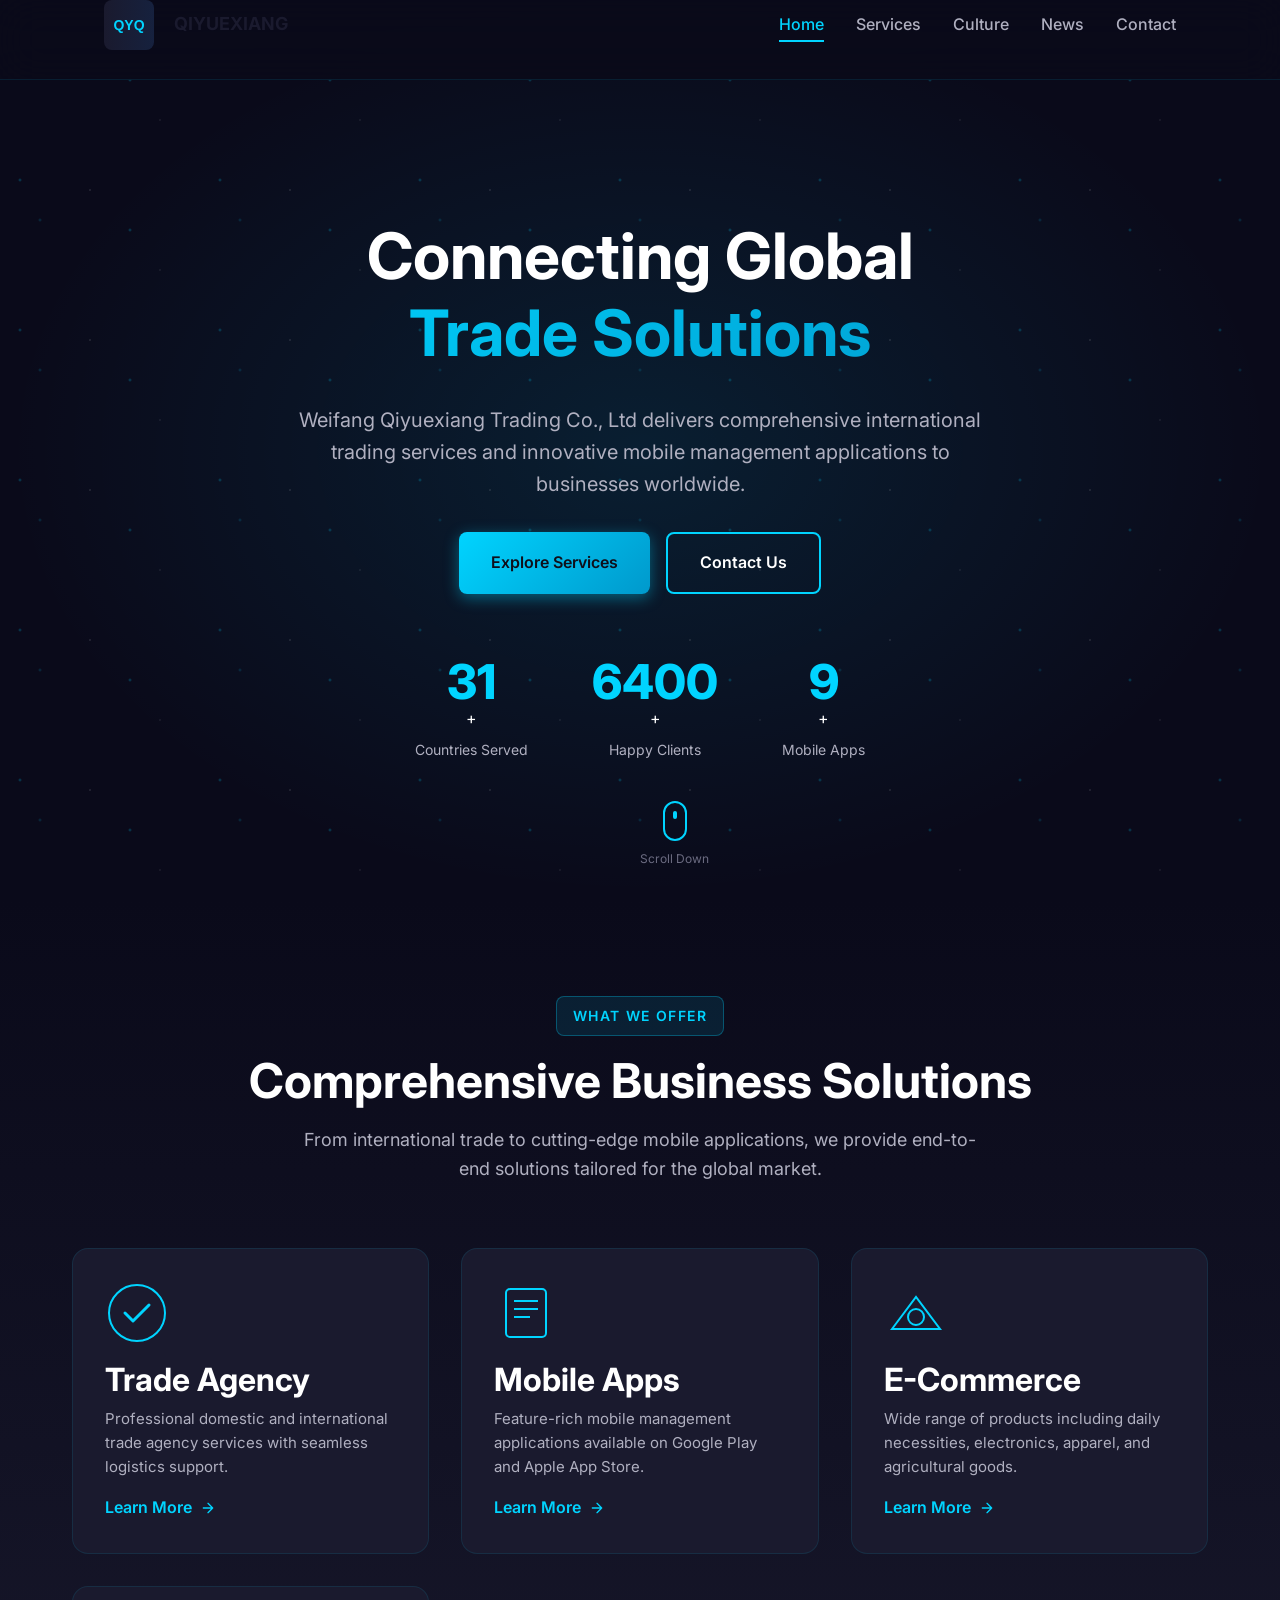
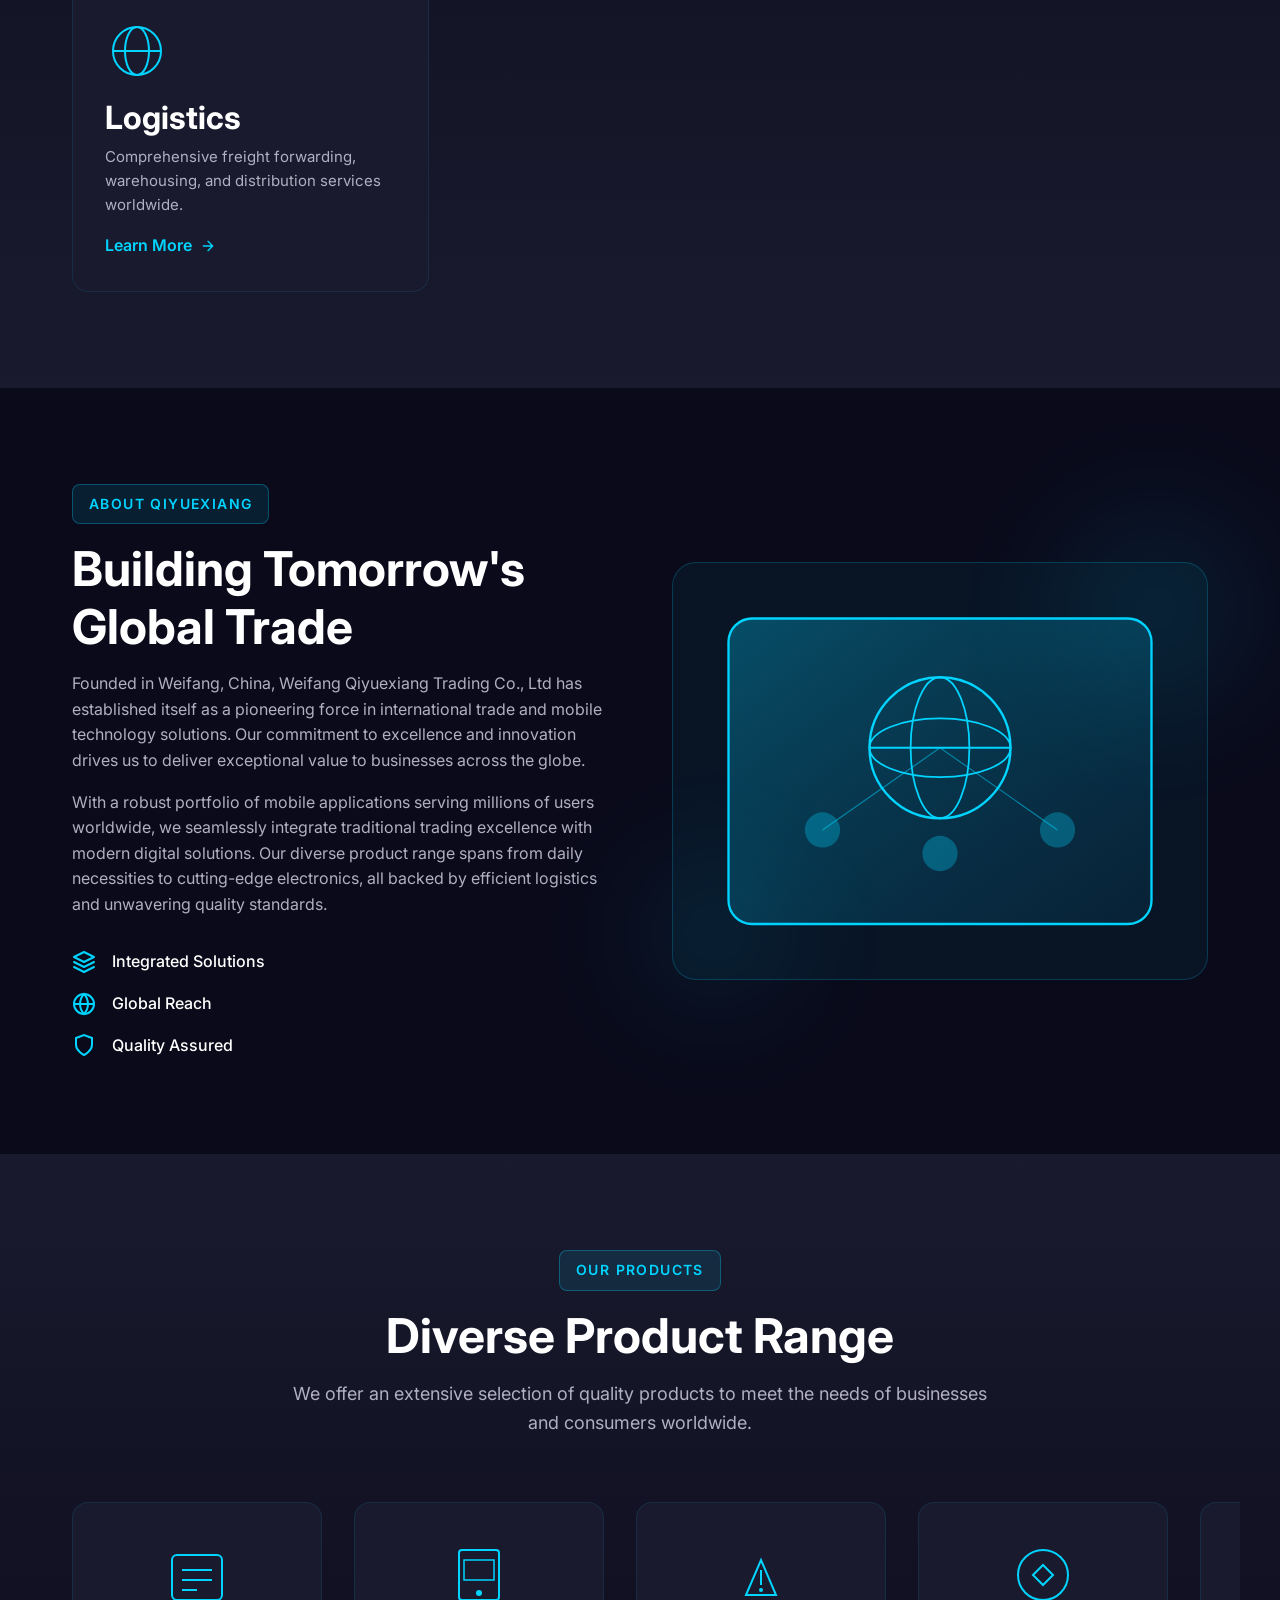
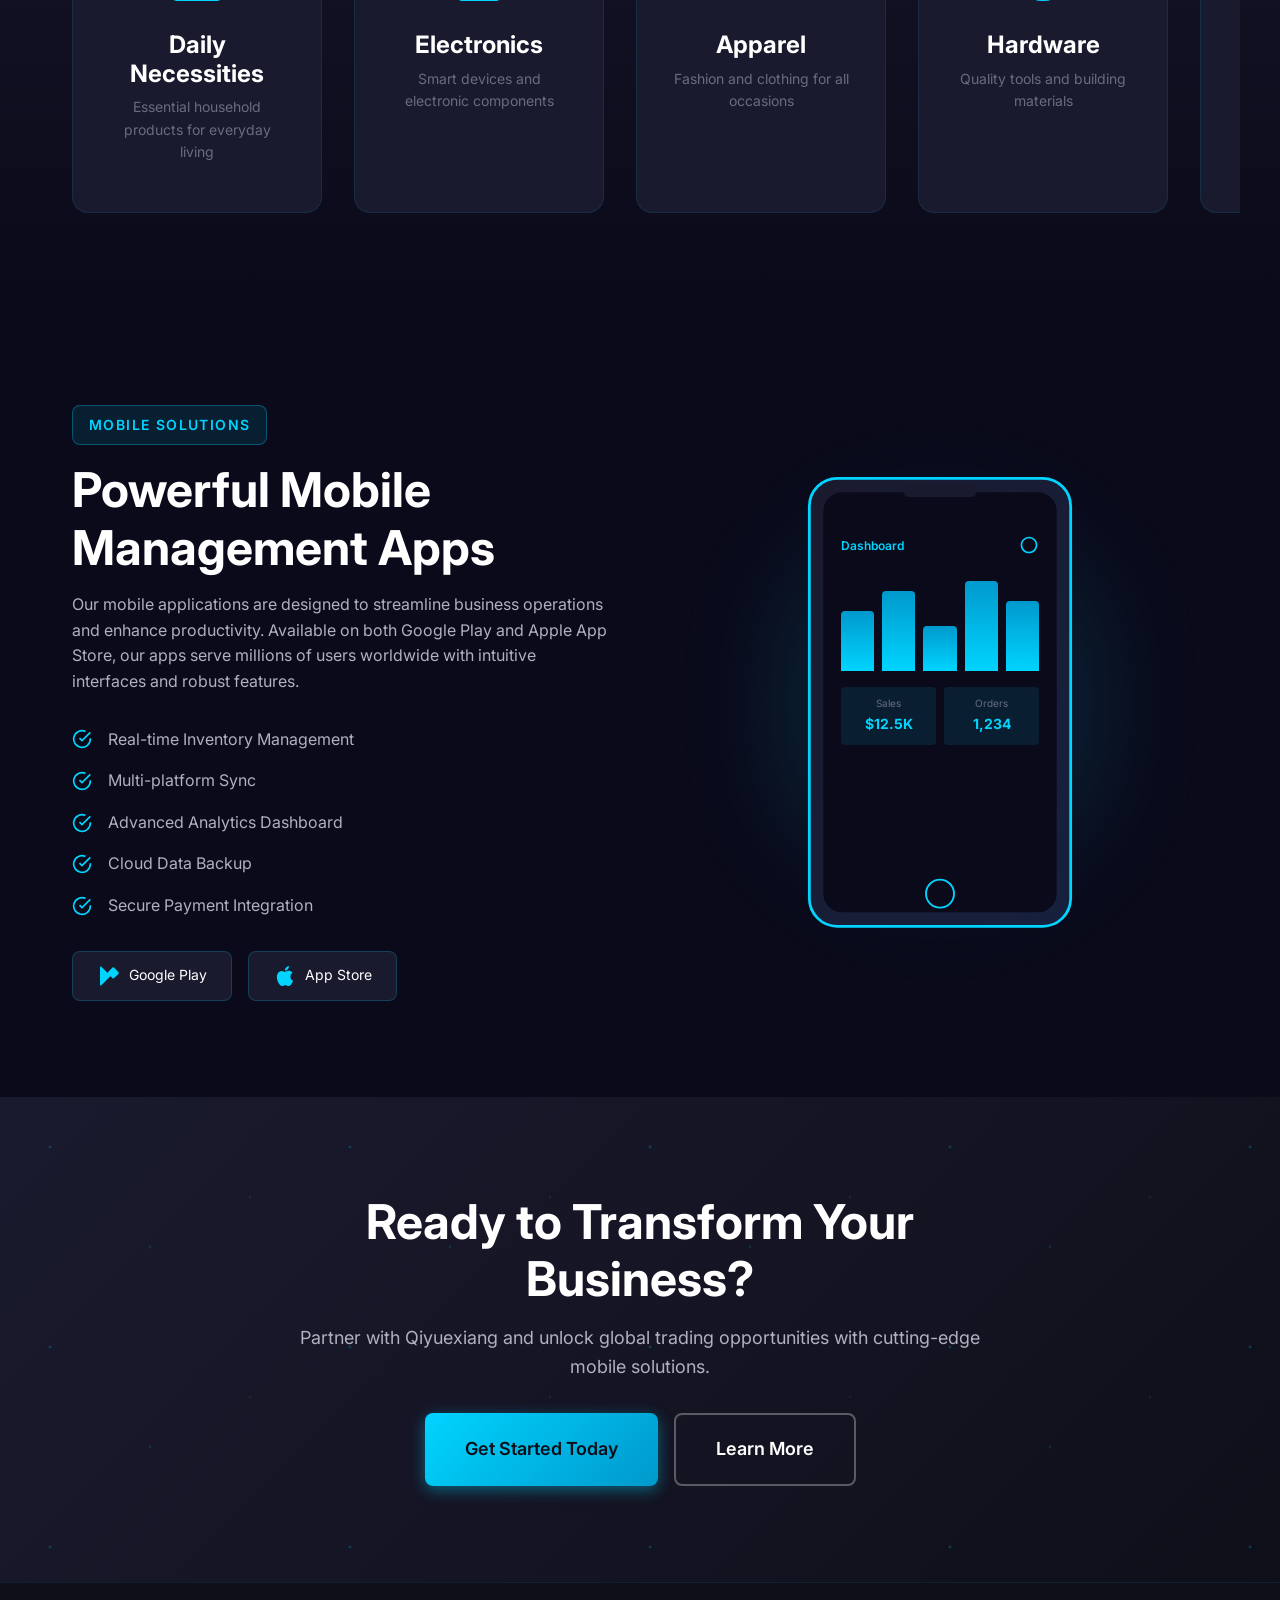
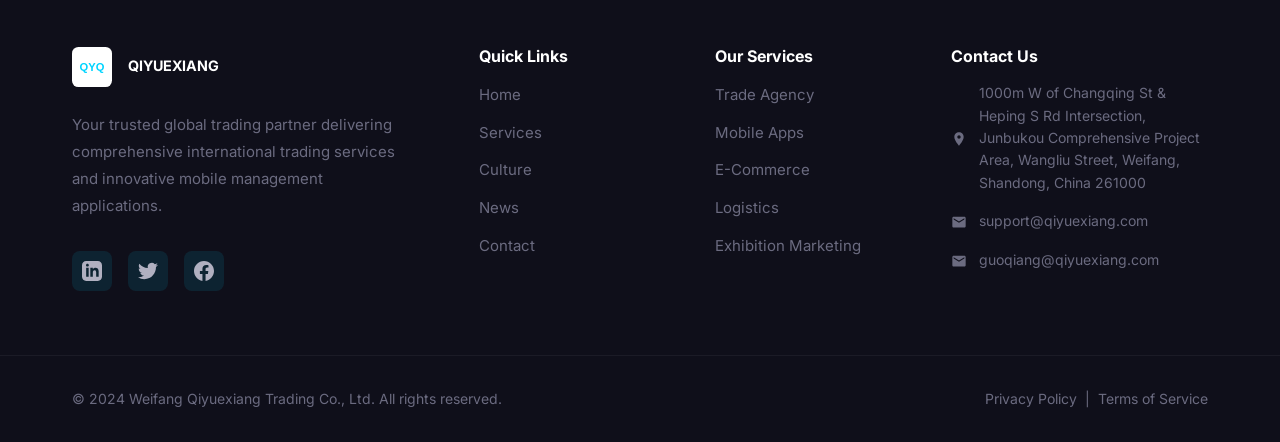
<file: index.html>
<!DOCTYPE html>
<html lang="en">
<head>
    <meta charset="UTF-8">
    <meta name="viewport" content="width=device-width, initial-scale=1.0">
    <meta name="description" content="Weifang Qiyuexiang Trading Co., Ltd - Your trusted global trading partner. We provide domestic trade agency, internet sales, mobile management apps, and comprehensive supply chain solutions.">
    <meta name="keywords" content="trading company, international trade, mobile app, supply chain, wholesale, retail, export import, Weifang China">
    <meta name="author" content="Weifang Qiyuexiang Trading Co., Ltd">
    <meta name="robots" content="index, follow">
    <meta name="googlebot" content="index, follow">
    <meta name="revisit-after" content="7 days">
    <meta name="language" content="English">
    <meta name="distribution" content="global">
    
    <!-- Open Graph -->
    <meta property="og:title" content="Weifang Qiyuexiang Trading Co., Ltd">
    <meta property="og:description" content="Your trusted global trading partner providing comprehensive trading and mobile app solutions.">
    <meta property="og:type" content="website">
    <meta property="og:url" content="https://qiyuexiang.com">
    <meta property="og:site_name" content="Qiyuexiang">
    <meta property="og:locale" content="en_US">
    
    <!-- Twitter Card -->
    <meta name="twitter:card" content="summary_large_image">
    <meta name="twitter:title" content="Weifang Qiyuexiang Trading Co., Ltd">
    <meta name="twitter:description" content="Your trusted global trading partner providing comprehensive trading and mobile app solutions.">
    
    <!-- Canonical URL -->
    <link rel="canonical" href="https://qiyuexiang.com">
    
    <!-- Favicon -->
    <link rel="icon" type="image/svg+xml" href="images/favicon.svg">
    
    <title>Weifang Qiyuexiang Trading Co., Ltd - Global Trading & Mobile App Solutions</title>
    
    <!-- Google Fonts -->
    <link rel="preconnect" href="https://fonts.googleapis.com">
    <link rel="preconnect" href="https://fonts.gstatic.com" crossorigin>
    <link href="https://fonts.googleapis.com/css2?family=Inter:wght@300;400;500;600;700;800;900&display=swap" rel="stylesheet">
    
    <link rel="stylesheet" href="css/styles.css">
    
    <!-- Structured Data -->
    <script type="application/ld+json">
    {
        "@context": "https://schema.org",
        "@type": "Organization",
        "name": "Weifang Qiyuexiang Trading Co., Ltd",
        "url": "https://qiyuexiang.com",
        "logo": "https://qiyuexiang.com/images/logo.svg",
        "description": "Your trusted global trading partner providing comprehensive trading and mobile app solutions.",
        "address": {
            "@type": "PostalAddress",
            "streetAddress": "1000 meters west of the intersection of Changqing Street and Heping South Road in the Junbukou Comprehensive Project Area of Wangliu Street",
            "addressLocality": "Weifang",
            "postalCode": "261000",
            "addressCountry": "CN"
        },
        "contactPoint": {
            "@type": "ContactPoint",
            "telephone": "+86-536-8888888",
            "email": "support@qiyuexiang.com",
            "contactType": "customer service"
        },
        "sameAs": [
            "https://play.google.com/store/apps/dev?id=qiyuexiang",
            "https://apps.apple.com/developer/qiyuexiang"
        ]
    }
    </script>
</head>
<body>
    <!-- Header -->
    <header class="header" id="header">
        <div class="container">
            <nav class="nav">
                <a href="index.html" class="logo">
                    <svg viewBox="0 0 200 50" class="logo-svg">
                        <defs>
                            <linearGradient id="logoGradient" x1="0%" y1="0%" x2="100%" y2="0%">
                                <stop offset="0%" style="stop-color:#1a1a2e"/>
                                <stop offset="100%" style="stop-color:#16213e"/>
                            </linearGradient>
                        </defs>
                        <rect x="0" y="0" width="50" height="50" rx="8" fill="url(#logoGradient)"/>
                        <text x="25" y="30" font-family="Arial, sans-serif" font-weight="700" font-size="14" fill="#00d4ff" text-anchor="middle">QYQ</text>
                        <text x="70" y="30" font-family="Inter" font-weight="700" font-size="18" fill="#1a1a2e">QIYUEXIANG</text>
                    </svg>
                </a>
                
                <ul class="nav-menu" id="navMenu">
                    <li><a href="index.html" class="active">Home</a></li>
                    <li><a href="services.html">Services</a></li>
                    <li><a href="culture.html">Culture</a></li>
                    <li><a href="news.html">News</a></li>
                    <li><a href="contact.html">Contact</a></li>
                </ul>
                
                <button class="nav-toggle" id="navToggle" aria-label="Toggle navigation">
                    <span></span>
                    <span></span>
                    <span></span>
                </button>
            </nav>
        </div>
    </header>

    <!-- Hero Section -->
    <section class="hero">
        <div class="hero-bg">
            <div class="hero-gradient"></div>
            <div class="hero-particles" id="particles"></div>
        </div>
        <div class="container">
            <div class="hero-content">
                <h1 class="hero-title" data-animate="fadeInUp">
                    <span class="hero-title-line">Connecting Global</span>
                    <span class="hero-title-line accent">Trade Solutions</span>
                </h1>
                <p class="hero-description" data-animate="fadeInUp" data-delay="0.2">
                    Weifang Qiyuexiang Trading Co., Ltd delivers comprehensive international trading services 
                    and innovative mobile management applications to businesses worldwide.
                </p>
                <div class="hero-buttons" data-animate="fadeInUp" data-delay="0.4">
                    <a href="services.html" class="btn btn-primary">Explore Services</a>
                    <a href="contact.html" class="btn btn-secondary">Contact Us</a>
                </div>
                <div class="hero-stats" data-animate="fadeInUp" data-delay="0.6">
                    <div class="stat-item">
                        <span class="stat-number" data-count="50">0</span>+
                        <span class="stat-label">Countries Served</span>
                    </div>
                    <div class="stat-item">
                        <span class="stat-number" data-count="10000">0</span>+
                        <span class="stat-label">Happy Clients</span>
                    </div>
                    <div class="stat-item">
                        <span class="stat-number" data-count="15">0</span>+
                        <span class="stat-label">Mobile Apps</span>
                    </div>
                </div>
            </div>
        </div>
        <div class="scroll-indicator" data-animate="fadeIn" data-delay="1">
            <div class="scroll-mouse">
                <div class="scroll-wheel"></div>
            </div>
            <span>Scroll Down</span>
        </div>
    </section>

    <!-- Services Preview -->
    <section class="services-preview">
        <div class="container">
            <div class="section-header" data-animate="fadeInUp">
                <span class="section-tag">What We Offer</span>
                <h2 class="section-title">Comprehensive Business Solutions</h2>
                <p class="section-description">
                    From international trade to cutting-edge mobile applications, we provide end-to-end solutions 
                    tailored for the global market.
                </p>
            </div>
            
            <div class="services-grid">
                <div class="service-card" data-animate="fadeInUp" data-delay="0.1">
                    <div class="service-icon">
                        <svg viewBox="0 0 64 64">
                            <circle cx="32" cy="32" r="28" fill="none" stroke="#00d4ff" stroke-width="2"/>
                            <path d="M20 32 L28 40 L44 24" fill="none" stroke="#00d4ff" stroke-width="3" stroke-linecap="round" stroke-linejoin="round"/>
                        </svg>
                    </div>
                    <h3>Trade Agency</h3>
                    <p>Professional domestic and international trade agency services with seamless logistics support.</p>
                    <a href="services.html" class="service-link">
                        Learn More
                        <svg viewBox="0 0 24 24" width="16" height="16">
                            <path d="M5 12h14M12 5l7 7-7 7" fill="none" stroke="currentColor" stroke-width="2" stroke-linecap="round" stroke-linejoin="round"/>
                        </svg>
                    </a>
                </div>
                
                <div class="service-card" data-animate="fadeInUp" data-delay="0.2">
                    <div class="service-icon">
                        <svg viewBox="0 0 64 64">
                            <rect x="12" y="8" width="40" height="48" rx="4" fill="none" stroke="#00d4ff" stroke-width="2"/>
                            <line x1="20" y1="20" x2="44" y2="20" stroke="#00d4ff" stroke-width="2"/>
                            <line x1="20" y1="28" x2="44" y2="28" stroke="#00d4ff" stroke-width="2"/>
                            <line x1="20" y1="36" x2="36" y2="36" stroke="#00d4ff" stroke-width="2"/>
                        </svg>
                    </div>
                    <h3>Mobile Apps</h3>
                    <p>Feature-rich mobile management applications available on Google Play and Apple App Store.</p>
                    <a href="services.html#mobile-apps" class="service-link">
                        Learn More
                        <svg viewBox="0 0 24 24" width="16" height="16">
                            <path d="M5 12h14M12 5l7 7-7 7" fill="none" stroke="currentColor" stroke-width="2" stroke-linecap="round" stroke-linejoin="round"/>
                        </svg>
                    </a>
                </div>
                
                <div class="service-card" data-animate="fadeInUp" data-delay="0.3">
                    <div class="service-icon">
                        <svg viewBox="0 0 64 64">
                            <path d="M8 48 L32 16 L56 48 Z" fill="none" stroke="#00d4ff" stroke-width="2"/>
                            <circle cx="32" cy="36" r="8" fill="none" stroke="#00d4ff" stroke-width="2"/>
                        </svg>
                    </div>
                    <h3>E-Commerce</h3>
                    <p>Wide range of products including daily necessities, electronics, apparel, and agricultural goods.</p>
                    <a href="services.html#products" class="service-link">
                        Learn More
                        <svg viewBox="0 0 24 24" width="16" height="16">
                            <path d="M5 12h14M12 5l7 7-7 7" fill="none" stroke="currentColor" stroke-width="2" stroke-linecap="round" stroke-linejoin="round"/>
                        </svg>
                    </a>
                </div>
                
                <div class="service-card" data-animate="fadeInUp" data-delay="0.4">
                    <div class="service-icon">
                        <svg viewBox="0 0 64 64">
                            <circle cx="32" cy="32" r="24" fill="none" stroke="#00d4ff" stroke-width="2"/>
                            <ellipse cx="32" cy="32" rx="12" ry="24" fill="none" stroke="#00d4ff" stroke-width="2"/>
                            <line x1="8" y1="32" x2="56" y2="32" stroke="#00d4ff" stroke-width="2"/>
                        </svg>
                    </div>
                    <h3>Logistics</h3>
                    <p>Comprehensive freight forwarding, warehousing, and distribution services worldwide.</p>
                    <a href="services.html#logistics" class="service-link">
                        Learn More
                        <svg viewBox="0 0 24 24" width="16" height="16">
                            <path d="M5 12h14M12 5l7 7-7 7" fill="none" stroke="currentColor" stroke-width="2" stroke-linecap="round" stroke-linejoin="round"/>
                        </svg>
                    </a>
                </div>
            </div>
        </div>
    </section>

    <!-- About Section -->
    <section class="about">
        <div class="container">
            <div class="about-grid">
                <div class="about-content" data-animate="fadeInLeft">
                    <span class="section-tag">About Qiyuexiang</span>
                    <h2 class="section-title">Building Tomorrow's Global Trade</h2>
                    <p class="about-text">
                        Founded in Weifang, China, Weifang Qiyuexiang Trading Co., Ltd has established itself as a 
                        pioneering force in international trade and mobile technology solutions. Our commitment to 
                        excellence and innovation drives us to deliver exceptional value to businesses across the globe.
                    </p>
                    <p class="about-text">
                        With a robust portfolio of mobile applications serving millions of users worldwide, we seamlessly 
                        integrate traditional trading excellence with modern digital solutions. Our diverse product range 
                        spans from daily necessities to cutting-edge electronics, all backed by efficient logistics and 
                        unwavering quality standards.
                    </p>
                    <div class="about-features">
                        <div class="feature-item">
                            <svg viewBox="0 0 24 24" width="24" height="24">
                                <path d="M12 2L2 7l10 5 10-5-10-5zM2 17l10 5 10-5M2 12l10 5 10-5" fill="none" stroke="#00d4ff" stroke-width="2" stroke-linecap="round" stroke-linejoin="round"/>
                            </svg>
                            <span>Integrated Solutions</span>
                        </div>
                        <div class="feature-item">
                            <svg viewBox="0 0 24 24" width="24" height="24">
                                <circle cx="12" cy="12" r="10" fill="none" stroke="#00d4ff" stroke-width="2"/>
                                <path d="M2 12h20M12 2a15.3 15.3 0 0 1 4 10 15.3 15.3 0 0 1-4 10 15.3 15.3 0 0 1-4-10 15.3 15.3 0 0 1 4-10z" fill="none" stroke="#00d4ff" stroke-width="2"/>
                            </svg>
                            <span>Global Reach</span>
                        </div>
                        <div class="feature-item">
                            <svg viewBox="0 0 24 24" width="24" height="24">
                                <path d="M12 22s8-4 8-10V5l-8-3-8 3v7c0 6 8 10 8 10z" fill="none" stroke="#00d4ff" stroke-width="2"/>
                            </svg>
                            <span>Quality Assured</span>
                        </div>
                    </div>
                </div>
                <div class="about-visual" data-animate="fadeInRight">
                    <div class="about-image">
                        <div class="about-image-inner">
                            <svg viewBox="0 0 400 300" class="about-svg">
                                <defs>
                                    <linearGradient id="aboutGrad1" x1="0%" y1="0%" x2="100%" y2="100%">
                                        <stop offset="0%" style="stop-color:#00d4ff;stop-opacity:0.3"/>
                                        <stop offset="100%" style="stop-color:#0099cc;stop-opacity:0.1"/>
                                    </linearGradient>
                                </defs>
                                <rect x="20" y="20" width="360" height="260" rx="20" fill="url(#aboutGrad1)" stroke="#00d4ff" stroke-width="2"/>
                                <!-- Globe icon -->
                                <circle cx="200" cy="130" r="60" fill="none" stroke="#00d4ff" stroke-width="2"/>
                                <ellipse cx="200" cy="130" rx="60" ry="25" fill="none" stroke="#00d4ff" stroke-width="1.5"/>
                                <ellipse cx="200" cy="130" rx="25" ry="60" fill="none" stroke="#00d4ff" stroke-width="1.5"/>
                                <line x1="140" y1="130" x2="260" y2="130" stroke="#00d4ff" stroke-width="1.5"/>
                                <!-- Connection lines -->
                                <circle cx="100" cy="200" r="15" fill="#00d4ff" opacity="0.3"/>
                                <circle cx="200" cy="220" r="15" fill="#00d4ff" opacity="0.3"/>
                                <circle cx="300" cy="200" r="15" fill="#00d4ff" opacity="0.3"/>
                                <line x1="100" y1="200" x2="200" y2="130" stroke="#00d4ff" stroke-width="1" opacity="0.5"/>
                                <line x1="200" y1="130" x2="300" y2="200" stroke="#00d4ff" stroke-width="1" opacity="0.5"/>
                            </svg>
                        </div>
                        <div class="about-shape about-shape-1"></div>
                        <div class="about-shape about-shape-2"></div>
                    </div>
                </div>
            </div>
        </div>
    </section>

    <!-- Products Section -->
    <section class="products">
        <div class="container">
            <div class="section-header" data-animate="fadeInUp">
                <span class="section-tag">Our Products</span>
                <h2 class="section-title">Diverse Product Range</h2>
                <p class="section-description">
                    We offer an extensive selection of quality products to meet the needs of businesses and consumers worldwide.
                </p>
            </div>
            
            <div class="products-slider" id="productsSlider">
                <div class="products-track">
                    <div class="product-item">
                        <div class="product-icon">
                            <svg viewBox="0 0 80 80">
                                <rect x="15" y="20" width="50" height="45" rx="5" fill="none" stroke="#00d4ff" stroke-width="2"/>
                                <line x1="25" y1="35" x2="55" y2="35" stroke="#00d4ff" stroke-width="2"/>
                                <line x1="25" y1="45" x2="55" y2="45" stroke="#00d4ff" stroke-width="2"/>
                                <line x1="25" y1="55" x2="40" y2="55" stroke="#00d4ff" stroke-width="2"/>
                            </svg>
                        </div>
                        <h4>Daily Necessities</h4>
                        <p>Essential household products for everyday living</p>
                    </div>
                    <div class="product-item">
                        <div class="product-icon">
                            <svg viewBox="0 0 80 80">
                                <rect x="20" y="15" width="40" height="50" rx="3" fill="none" stroke="#00d4ff" stroke-width="2"/>
                                <rect x="25" y="25" width="30" height="20" fill="none" stroke="#00d4ff" stroke-width="1.5"/>
                                <circle cx="40" cy="58" r="3" fill="#00d4ff"/>
                            </svg>
                        </div>
                        <h4>Electronics</h4>
                        <p>Smart devices and electronic components</p>
                    </div>
                    <div class="product-item">
                        <div class="product-icon">
                            <svg viewBox="0 0 80 80">
                                <path d="M25 60 L40 25 L55 60 Z" fill="none" stroke="#00d4ff" stroke-width="2"/>
                                <line x1="40" y1="35" x2="40" y2="50" stroke="#00d4ff" stroke-width="2"/>
                                <circle cx="40" cy="55" r="2" fill="#00d4ff"/>
                            </svg>
                        </div>
                        <h4>Apparel</h4>
                        <p>Fashion and clothing for all occasions</p>
                    </div>
                    <div class="product-item">
                        <div class="product-icon">
                            <svg viewBox="0 0 80 80">
                                <circle cx="40" cy="40" r="25" fill="none" stroke="#00d4ff" stroke-width="2"/>
                                <path d="M30 40 L40 30 L50 40 L40 50 Z" fill="none" stroke="#00d4ff" stroke-width="2"/>
                            </svg>
                        </div>
                        <h4>Hardware</h4>
                        <p>Quality tools and building materials</p>
                    </div>
                    <div class="product-item">
                        <div class="product-icon">
                            <svg viewBox="0 0 80 80">
                                <ellipse cx="40" cy="45" rx="25" ry="15" fill="none" stroke="#00d4ff" stroke-width="2"/>
                                <path d="M25 40 Q30 30 40 35 Q50 30 55 40" fill="none" stroke="#00d4ff" stroke-width="2"/>
                                <line x1="40" y1="30" x2="40" y2="45" stroke="#00d4ff" stroke-width="2"/>
                            </svg>
                        </div>
                        <h4>Agricultural Products</h4>
                        <p>Fresh produce and agricultural goods</p>
                    </div>
                </div>
            </div>
        </div>
    </section>

    <!-- Mobile Apps Section -->
    <section class="mobile-apps">
        <div class="container">
            <div class="mobile-apps-grid">
                <div class="mobile-apps-content" data-animate="fadeInLeft">
                    <span class="section-tag">Mobile Solutions</span>
                    <h2 class="section-title">Powerful Mobile Management Apps</h2>
                    <p class="mobile-apps-text">
                        Our mobile applications are designed to streamline business operations and enhance productivity. 
                        Available on both Google Play and Apple App Store, our apps serve millions of users worldwide with 
                        intuitive interfaces and robust features.
                    </p>
                    <div class="app-features">
                        <div class="app-feature">
                            <svg viewBox="0 0 24 24" width="20" height="20">
                                <path d="M22 11.08V12a10 10 0 1 1-5.93-9.14" fill="none" stroke="#00d4ff" stroke-width="2"/>
                                <path d="M22 4L12 14.01l-3-3" fill="none" stroke="#00d4ff" stroke-width="2"/>
                            </svg>
                            <span>Real-time Inventory Management</span>
                        </div>
                        <div class="app-feature">
                            <svg viewBox="0 0 24 24" width="20" height="20">
                                <path d="M22 11.08V12a10 10 0 1 1-5.93-9.14" fill="none" stroke="#00d4ff" stroke-width="2"/>
                                <path d="M22 4L12 14.01l-3-3" fill="none" stroke="#00d4ff" stroke-width="2"/>
                            </svg>
                            <span>Multi-platform Sync</span>
                        </div>
                        <div class="app-feature">
                            <svg viewBox="0 0 24 24" width="20" height="20">
                                <path d="M22 11.08V12a10 10 0 1 1-5.93-9.14" fill="none" stroke="#00d4ff" stroke-width="2"/>
                                <path d="M22 4L12 14.01l-3-3" fill="none" stroke="#00d4ff" stroke-width="2"/>
                            </svg>
                            <span>Advanced Analytics Dashboard</span>
                        </div>
                        <div class="app-feature">
                            <svg viewBox="0 0 24 24" width="20" height="20">
                                <path d="M22 11.08V12a10 10 0 1 1-5.93-9.14" fill="none" stroke="#00d4ff" stroke-width="2"/>
                                <path d="M22 4L12 14.01l-3-3" fill="none" stroke="#00d4ff" stroke-width="2"/>
                            </svg>
                            <span>Cloud Data Backup</span>
                        </div>
                        <div class="app-feature">
                            <svg viewBox="0 0 24 24" width="20" height="20">
                                <path d="M22 11.08V12a10 10 0 1 1-5.93-9.14" fill="none" stroke="#00d4ff" stroke-width="2"/>
                                <path d="M22 4L12 14.01l-3-3" fill="none" stroke="#00d4ff" stroke-width="2"/>
                            </svg>
                            <span>Secure Payment Integration</span>
                        </div>
                    </div>
                    <div class="app-buttons">
                        <a href="https://play.google.com/store/apps/dev?id=qiyuexiang" class="app-store-btn" target="_blank" rel="noopener">
                            <svg viewBox="0 0 24 24" width="24" height="24">
                                <path d="M3 20.5v-17c0-.59.34-1.11.84-1.35L13.69 12l-9.85 9.85c-.5-.25-.84-.76-.84-1.35z" fill="#00d4ff"/>
                                <path d="M15.56 14.26L10.88 9.58c-.37-.25-.37-1.04 0-1.29l4.68-4.68c.37-.37.97-.37 1.34 0l4.68 4.68c.37.37.37.97 0 1.34l-4.68 4.68c-.37.25-.97.25-1.34 0z" fill="#00d4ff"/>
                            </svg>
                            <span>Google Play</span>
                        </a>
                        <a href="https://apps.apple.com/developer/qiyuexiang" class="app-store-btn" target="_blank" rel="noopener">
                            <svg viewBox="0 0 24 24" width="24" height="24">
                                <path d="M18.71 19.5c-.83 1.24-1.71 2.45-3.05 2.47-1.34.03-1.77-.79-3.29-.79-1.53 0-2 .77-3.27.82-1.31.05-2.3-1.32-3.14-2.53C4.25 17 2.94 12.45 4.7 9.39c.87-1.52 2.43-2.48 4.12-2.51 1.28-.02 2.5.87 3.29.87.78 0 2.26-1.07 3.81-.91.65.03 2.47.26 3.64 1.98-.09.06-2.17 1.28-2.15 3.81.03 3.02 2.65 4.03 2.68 4.04-.03.07-.42 1.44-1.38 2.83M13 3.5c.73-.83 1.94-1.46 2.94-1.5.13 1.17-.34 2.35-1.04 3.19-.69.85-1.83 1.51-2.95 1.42-.15-1.15.41-2.35 1.05-3.11z" fill="#00d4ff"/>
                            </svg>
                            <span>App Store</span>
                        </a>
                    </div>
                </div>
                <div class="mobile-apps-visual" data-animate="fadeInRight">
                    <div class="phone-mockup">
                        <div class="phone-frame">
                            <svg viewBox="0 0 300 500" class="phone-svg">
                                <defs>
                                    <linearGradient id="phoneGrad" x1="0%" y1="0%" x2="100%" y2="100%">
                                        <stop offset="0%" style="stop-color:#1a1a2e"/>
                                        <stop offset="100%" style="stop-color:#16213e"/>
                                    </linearGradient>
                                </defs>
                                <rect x="10" y="10" width="280" height="480" rx="30" fill="url(#phoneGrad)" stroke="#00d4ff" stroke-width="3"/>
                                <rect x="25" y="25" width="250" height="450" rx="20" fill="#0a0a1a"/>
                                <rect x="110" y="15" width="80" height="15" rx="7" fill="#1a1a2e"/>
                                <circle cx="150" cy="455" r="15" fill="none" stroke="#00d4ff" stroke-width="2"/>
                            </svg>
                            <div class="phone-screen">
                                <div class="screen-header">
                                    <span>Dashboard</span>
                                    <svg viewBox="0 0 24 24" width="20" height="20">
                                        <path d="M12 2C6.48 2 2 6.48 2 12s4.48 10 10 10 10-4.48 10-10S17.52 2 12 2zm0 18c-4.41 0-8-3.59-8-8s3.59-8 8-8 8 3.59 8 8-3.59 8-8 8z" fill="#00d4ff"/>
                                    </svg>
                                </div>
                                <div class="screen-chart">
                                    <div class="chart-bar" style="height: 60%"></div>
                                    <div class="chart-bar" style="height: 80%"></div>
                                    <div class="chart-bar" style="height: 45%"></div>
                                    <div class="chart-bar" style="height: 90%"></div>
                                    <div class="chart-bar" style="height: 70%"></div>
                                </div>
                                <div class="screen-stats">
                                    <div class="stat-box">
                                        <span>Sales</span>
                                        <strong>$12.5K</strong>
                                    </div>
                                    <div class="stat-box">
                                        <span>Orders</span>
                                        <strong>1,234</strong>
                                    </div>
                                </div>
                            </div>
                        </div>
                        <div class="phone-glow"></div>
                    </div>
                </div>
            </div>
        </div>
    </section>

    <!-- CTA Section -->
    <section class="cta">
        <div class="cta-bg">
            <div class="cta-particles"></div>
        </div>
        <div class="container">
            <div class="cta-content" data-animate="fadeInUp">
                <h2>Ready to Transform Your Business?</h2>
                <p>Partner with Qiyuexiang and unlock global trading opportunities with cutting-edge mobile solutions.</p>
                <div class="cta-buttons">
                    <a href="contact.html" class="btn btn-primary btn-large">Get Started Today</a>
                    <a href="services.html" class="btn btn-outline btn-large">Learn More</a>
                </div>
            </div>
        </div>
    </section>

    <!-- Footer -->
    <footer class="footer">
        <div class="footer-main">
            <div class="container">
                <div class="footer-grid">
                    <div class="footer-col">
                        <a href="index.html" class="footer-logo">
                            <svg viewBox="0 0 200 50" class="logo-svg">
                                <defs>
                                    <linearGradient id="footerLogoGrad" x1="0%" y1="0%" x2="100%" y2="0%">
                                        <stop offset="0%" style="stop-color:#ffffff"/>
                                        <stop offset="100%" style="stop-color:#cccccc"/>
                                    </linearGradient>
                                </defs>
                                <rect x="0" y="0" width="50" height="50" rx="8" fill="#ffffff"/>
                                <text x="25" y="30" font-family="Arial, sans-serif" font-weight="700" font-size="14" fill="#00d4ff" text-anchor="middle">QYQ</text>
                                <text x="70" y="30" font-family="Inter" font-weight="700" font-size="18" fill="#ffffff">QIYUEXIANG</text>
                            </svg>
                        </a>
                        <p class="footer-desc">
                            Your trusted global trading partner delivering comprehensive international trading services 
                            and innovative mobile management applications.
                        </p>
                        <div class="footer-social">
                            <a href="#" aria-label="LinkedIn">
                                <svg viewBox="0 0 24 24" width="20" height="20">
                                    <path d="M19 0h-14c-2.761 0-5 2.239-5 5v14c0 2.761 2.239 5 5 5h14c2.762 0 5-2.239 5-5v-14c0-2.761-2.238-5-5-5zm-11 19h-3v-11h3v11zm-1.5-12.268c-.966 0-1.75-.79-1.75-1.764s.784-1.764 1.75-1.764 1.75.79 1.75 1.764-.783 1.764-1.75 1.764zm13.5 12.268h-3v-5.604c0-3.368-4-3.113-4 0v5.604h-3v-11h3v1.765c1.396-2.586 7-2.777 7 2.476v6.759z" fill="currentColor"/>
                                </svg>
                            </a>
                            <a href="#" aria-label="Twitter">
                                <svg viewBox="0 0 24 24" width="20" height="20">
                                    <path d="M23.953 4.57a10 10 0 01-2.825.775 4.958 4.958 0 002.163-2.723c-.951.555-2.005.959-3.127 1.184a4.92 4.92 0 00-8.384 4.482C7.69 8.095 4.067 6.13 1.64 3.162a4.822 4.822 0 00-.666 2.475c0 1.71.87 3.213 2.188 4.096a4.904 4.904 0 01-2.228-.616v.06a4.923 4.923 0 003.946 4.827 4.996 4.996 0 01-2.212.085 4.936 4.936 0 004.604 3.417 9.867 9.867 0 01-6.102 2.105c-.39 0-.779-.023-1.17-.067a13.995 13.995 0 007.557 2.209c9.053 0 13.998-7.496 13.998-13.985 0-.21 0-.42-.015-.63A9.935 9.935 0 0024 4.59z" fill="currentColor"/>
                                </svg>
                            </a>
                            <a href="#" aria-label="Facebook">
                                <svg viewBox="0 0 24 24" width="20" height="20">
                                    <path d="M24 12.073c0-6.627-5.373-12-12-12s-12 5.373-12 12c0 5.99 4.388 10.954 10.125 11.854v-8.385H7.078v-3.47h3.047V9.43c0-3.007 1.792-4.669 4.533-4.669 1.312 0 2.686.235 2.686.235v2.953H15.83c-1.491 0-1.956.925-1.956 1.874v2.25h3.328l-.532 3.47h-2.796v8.385C19.612 23.027 24 18.062 24 12.073z" fill="currentColor"/>
                                </svg>
                            </a>
                        </div>
                    </div>
                    
                    <div class="footer-col">
                        <h4>Quick Links</h4>
                        <ul class="footer-links">
                            <li><a href="index.html">Home</a></li>
                            <li><a href="services.html">Services</a></li>
                            <li><a href="culture.html">Culture</a></li>
                            <li><a href="news.html">News</a></li>
                            <li><a href="contact.html">Contact</a></li>
                        </ul>
                    </div>
                    
                    <div class="footer-col">
                        <h4>Our Services</h4>
                        <ul class="footer-links">
                            <li><a href="services.html">Trade Agency</a></li>
                            <li><a href="services.html">Mobile Apps</a></li>
                            <li><a href="services.html">E-Commerce</a></li>
                            <li><a href="services.html">Logistics</a></li>
                            <li><a href="services.html">Exhibition Marketing</a></li>
                        </ul>
                    </div>
                    
                    <div class="footer-col">
                        <h4>Contact Us</h4>
                        <div class="footer-contact">
                            <div class="contact-item">
                                <svg viewBox="0 0 24 24" width="16" height="16">
                                    <path d="M12 2C8.13 2 5 5.13 5 9c0 5.25 7 13 7 13s7-7.75 7-13c0-3.87-3.13-7-7-7zm0 9.5c-1.38 0-2.5-1.12-2.5-2.5s1.12-2.5 2.5-2.5 2.5 1.12 2.5 2.5-1.12 2.5-2.5 2.5z" fill="currentColor"/>
                                </svg>
                                <span>1000m W of Changqing St & Heping S Rd Intersection, Junbukou Comprehensive Project Area, Wangliu Street, Weifang, Shandong, China 261000</span>
                            </div>
                            <div class="contact-item">
                                <svg viewBox="0 0 24 24" width="16" height="16">
                                    <path d="M20 4H4c-1.1 0-1.99.9-1.99 2L2 18c0 1.1.9 2 2 2h16c1.1 0 2-.9 2-2V6c0-1.1-.9-2-2-2zm0 4l-8 5-8-5V6l8 5 8-5v2z" fill="currentColor"/>
                                </svg>
                                <span>support@qiyuexiang.com</span>
                            </div>
                            <div class="contact-item">
                                <svg viewBox="0 0 24 24" width="16" height="16">
                                    <path d="M20 4H4c-1.1 0-1.99.9-1.99 2L2 18c0 1.1.9 2 2 2h16c1.1 0 2-.9 2-2V6c0-1.1-.9-2-2-2zm0 4l-8 5-8-5V6l8 5 8-5v2z" fill="currentColor"/>
                                </svg>
                                <span>guoqiang@qiyuexiang.com</span>
                            </div>
                        </div>
                    </div>
                </div>
            </div>
        </div>
        
        <div class="footer-bottom">
            <div class="container">
                <div class="footer-bottom-content">
                    <p>&copy; 2024 Weifang Qiyuexiang Trading Co., Ltd. All rights reserved.</p>
                    <div class="footer-legal">
                        <a href="privacy.html">Privacy Policy</a>
                        <span>|</span>
                        <a href="terms.html">Terms of Service</a>
                    </div>
                </div>
            </div>
        </div>
    </footer>

    <script src="js/main.js"></script>
</body>
</html>
</file>
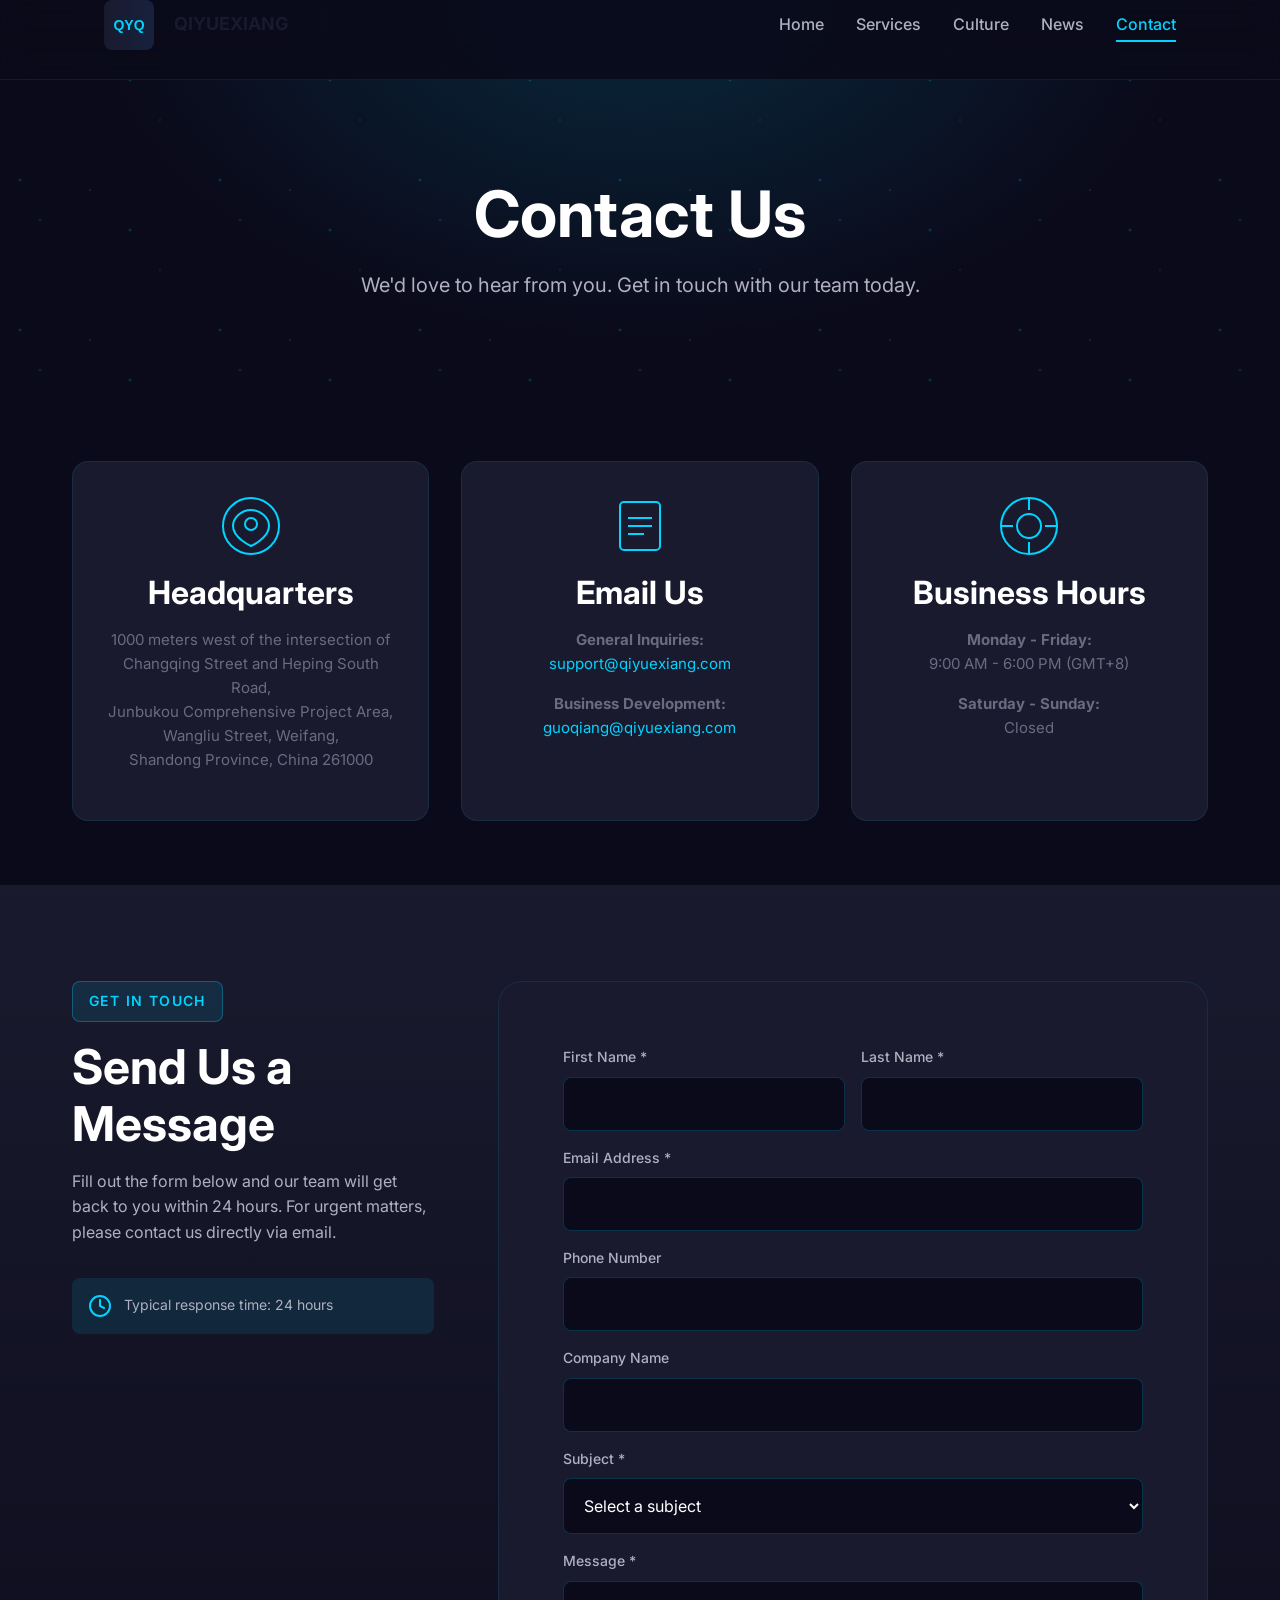
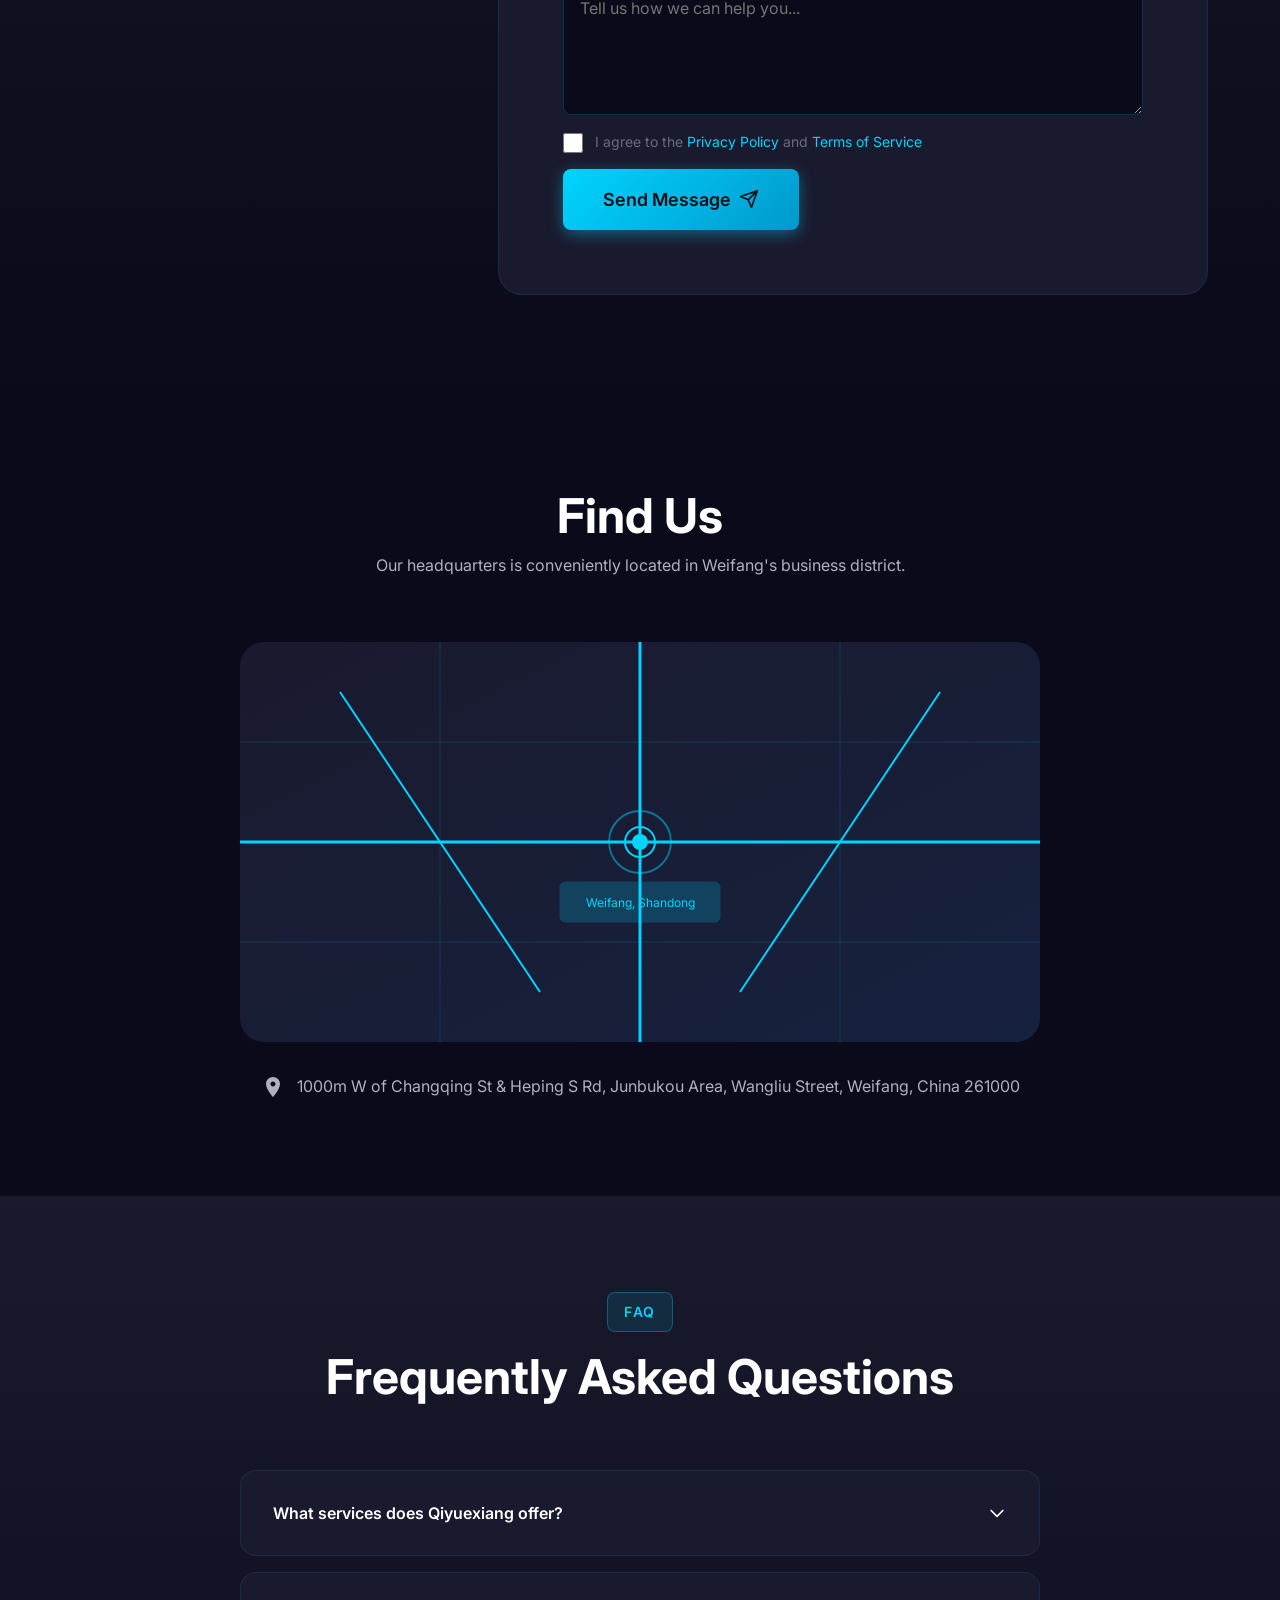
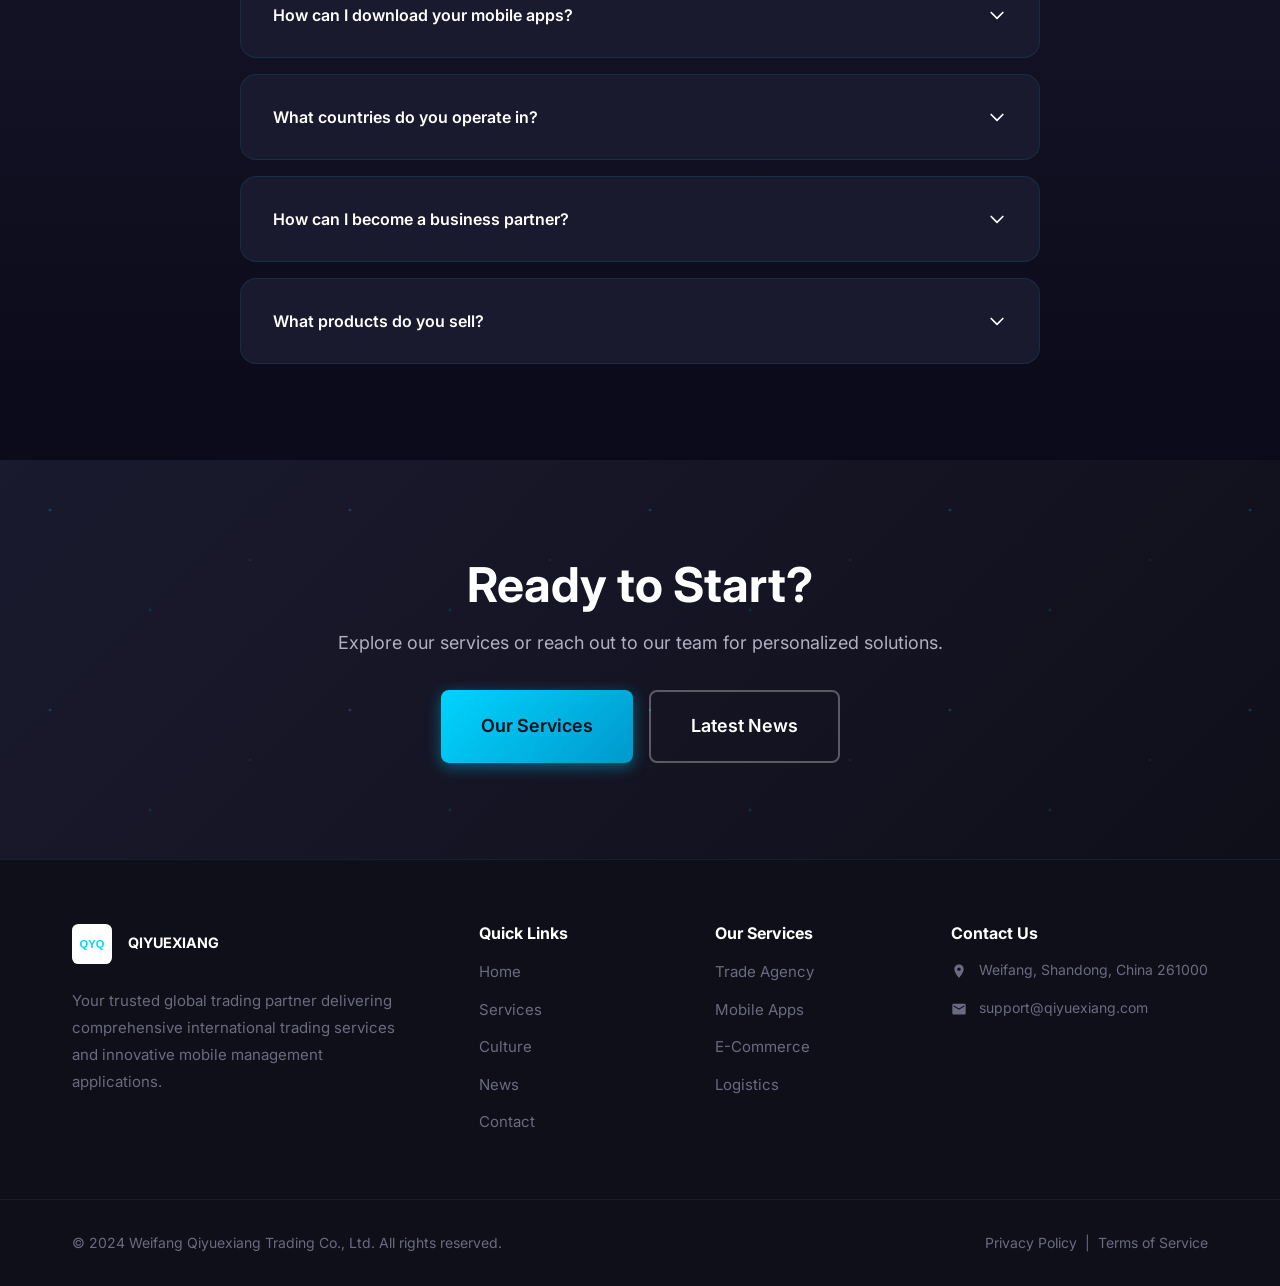
<file: contact.html>
<!DOCTYPE html>
<html lang="en">
<head>
    <meta charset="UTF-8">
    <meta name="viewport" content="width=device-width, initial-scale=1.0">
    <meta name="description" content="Contact Qiyuexiang Trading Co., Ltd - Get in touch with our team for inquiries about trading services, mobile apps, or partnership opportunities.">
    <meta name="keywords" content="contact Qiyuexiang, trading company contact, customer support, business inquiry, Weifang China">
    <meta name="author" content="Weifang Qiyuexiang Trading Co., Ltd">
    <meta name="robots" content="index, follow">
    <meta name="googlebot" content="index, follow">
    <meta name="language" content="English">
    
    <meta property="og:title" content="Contact Us - Qiyuexiang Trading Co., Ltd">
    <meta property="og:description" content="Get in touch with our team for inquiries about trading services, mobile apps, or partnership opportunities.">
    <meta property="og:type" content="website">
    <meta property="og:url" content="https://qiyuexiang.com/contact">
    <meta property="og:site_name" content="Qiyuexiang">
    
    <link rel="canonical" href="https://qiyuexiang.com/contact">
    <link rel="icon" type="image/svg+xml" href="images/favicon.svg">
    
    <title>Contact Us - Qiyuexiang Trading Co., Ltd | Get In Touch</title>
    
    <link rel="preconnect" href="https://fonts.googleapis.com">
    <link rel="preconnect" href="https://fonts.gstatic.com" crossorigin>
    <link href="https://fonts.googleapis.com/css2?family=Inter:wght@300;400;500;600;700;800;900&display=swap" rel="stylesheet">
    
    <link rel="stylesheet" href="css/styles.css">
</head>
<body>
    <!-- Header -->
    <header class="header" id="header">
        <div class="container">
            <nav class="nav">
                <a href="index.html" class="logo">
                    <svg viewBox="0 0 200 50" class="logo-svg">
                        <defs>
                            <linearGradient id="logoGradient" x1="0%" y1="0%" x2="100%" y2="0%">
                                <stop offset="0%" style="stop-color:#1a1a2e"/>
                                <stop offset="100%" style="stop-color:#16213e"/>
                            </linearGradient>
                        </defs>
                        <rect x="0" y="0" width="50" height="50" rx="8" fill="url(#logoGradient)"/>
<text x="25" y="30" font-family="Arial, sans-serif" font-weight="700" font-size="14" fill="#00d4ff" text-anchor="middle">QYQ</text>
                        <text x="70" y="30" font-family="Inter" font-weight="700" font-size="18" fill="#1a1a2e">QIYUEXIANG</text>
                    </svg>
                </a>
                
                <ul class="nav-menu" id="navMenu">
                    <li><a href="index.html">Home</a></li>
                    <li><a href="services.html">Services</a></li>
                    <li><a href="culture.html">Culture</a></li>
                    <li><a href="news.html">News</a></li>
                    <li><a href="contact.html" class="active">Contact</a></li>
                </ul>
                
                <button class="nav-toggle" id="navToggle" aria-label="Toggle navigation">
                    <span></span>
                    <span></span>
                    <span></span>
                </button>
            </nav>
        </div>
    </header>

    <!-- Page Hero -->
    <section class="page-hero">
        <div class="page-hero-bg">
            <div class="hero-gradient"></div>
            <div class="hero-particles"></div>
        </div>
        <div class="container">
            <div class="page-hero-content" data-animate="fadeInUp">
                <h1>Contact Us</h1>
                <p>We'd love to hear from you. Get in touch with our team today.</p>
            </div>
        </div>
    </section>

    <!-- Contact Info Cards -->
    <section class="contact-info">
        <div class="container">
            <div class="contact-cards">
                <div class="contact-card" data-animate="fadeInUp" data-delay="0.1">
                    <div class="contact-card-icon">
                        <svg viewBox="0 0 64 64">
                            <circle cx="32" cy="32" r="28" fill="none" stroke="#00d4ff" stroke-width="2"/>
                            <path d="M32 16 C22 16 14 24 14 32 C14 44 32 52 32 52 C32 52 50 44 50 32 C50 24 42 16 32 16" fill="none" stroke="#00d4ff" stroke-width="2"/>
                            <circle cx="32" cy="30" r="6" fill="none" stroke="#00d4ff" stroke-width="2"/>
                        </svg>
                    </div>
                    <h3>Headquarters</h3>
                    <p>
                        1000 meters west of the intersection of Changqing Street and Heping South Road,<br>
                        Junbukou Comprehensive Project Area,<br>
                        Wangliu Street, Weifang,<br>
                        Shandong Province, China 261000
                    </p>
                </div>
                
                <div class="contact-card" data-animate="fadeInUp" data-delay="0.2">
                    <div class="contact-card-icon">
                        <svg viewBox="0 0 64 64">
                            <rect x="12" y="8" width="40" height="48" rx="4" fill="none" stroke="#00d4ff" stroke-width="2"/>
                            <line x1="20" y1="24" x2="44" y2="24" stroke="#00d4ff" stroke-width="2"/>
                            <line x1="20" y1="32" x2="44" y2="32" stroke="#00d4ff" stroke-width="2"/>
                            <line x1="20" y1="40" x2="36" y2="40" stroke="#00d4ff" stroke-width="2"/>
                        </svg>
                    </div>
                    <h3>Email Us</h3>
                    <p>
                        <strong>General Inquiries:</strong><br>
                        <a href="mailto:support@qiyuexiang.com">support@qiyuexiang.com</a>
                    </p>
                    <p>
                        <strong>Business Development:</strong><br>
                        <a href="mailto:guoqiang@qiyuexiang.com">guoqiang@qiyuexiang.com</a>
                    </p>
                </div>
                
                <div class="contact-card" data-animate="fadeInUp" data-delay="0.3">
                    <div class="contact-card-icon">
                        <svg viewBox="0 0 64 64">
                            <circle cx="32" cy="32" r="28" fill="none" stroke="#00d4ff" stroke-width="2"/>
                            <circle cx="32" cy="32" r="12" fill="none" stroke="#00d4ff" stroke-width="2"/>
                            <line x1="32" y1="4" x2="32" y2="16" stroke="#00d4ff" stroke-width="2"/>
                            <line x1="32" y1="48" x2="32" y2="60" stroke="#00d4ff" stroke-width="2"/>
                            <line x1="4" y1="32" x2="16" y2="32" stroke="#00d4ff" stroke-width="2"/>
                            <line x1="48" y1="32" x2="60" y2="32" stroke="#00d4ff" stroke-width="2"/>
                        </svg>
                    </div>
                    <h3>Business Hours</h3>
                    <p>
                        <strong>Monday - Friday:</strong><br>
                        9:00 AM - 6:00 PM (GMT+8)
                    </p>
                    <p>
                        <strong>Saturday - Sunday:</strong><br>
                        Closed
                    </p>
                </div>
            </div>
        </div>
    </section>

    <!-- Contact Form Section -->
    <section class="contact-form-section">
        <div class="container">
            <div class="form-grid">
                <div class="form-content" data-animate="fadeInLeft">
                    <span class="section-tag">Get In Touch</span>
                    <h2>Send Us a Message</h2>
                    <p>
                        Fill out the form below and our team will get back to you within 24 hours. 
                        For urgent matters, please contact us directly via email.
                    </p>
                    
                    <div class="response-time">
                        <svg viewBox="0 0 24 24" width="24" height="24">
                            <circle cx="12" cy="12" r="10" fill="none" stroke="#00d4ff" stroke-width="2"/>
                            <path d="M12 6v6l4 2" fill="none" stroke="#00d4ff" stroke-width="2" stroke-linecap="round"/>
                        </svg>
                        <span>Typical response time: 24 hours</span>
                    </div>
                </div>
                
                <div class="form-wrapper" data-animate="fadeInRight">
                    <form class="contact-form" id="contactForm">
                        <div class="form-row">
                            <div class="form-group">
                                <label for="firstName">First Name *</label>
                                <input type="text" id="firstName" name="firstName" required>
                            </div>
                            <div class="form-group">
                                <label for="lastName">Last Name *</label>
                                <input type="text" id="lastName" name="lastName" required>
                            </div>
                        </div>
                        
                        <div class="form-group">
                            <label for="email">Email Address *</label>
                            <input type="email" id="email" name="email" required>
                        </div>
                        
                        <div class="form-group">
                            <label for="phone">Phone Number</label>
                            <input type="tel" id="phone" name="phone">
                        </div>
                        
                        <div class="form-group">
                            <label for="company">Company Name</label>
                            <input type="text" id="company" name="company">
                        </div>
                        
                        <div class="form-group">
                            <label for="subject">Subject *</label>
                            <select id="subject" name="subject" required>
                                <option value="">Select a subject</option>
                                <option value="general">General Inquiry</option>
                                <option value="trading">Trade Agency Services</option>
                                <option value="mobile">Mobile App Development</option>
                                <option value="ecommerce">E-Commerce Products</option>
                                <option value="logistics">Logistics Services</option>
                                <option value="partnership">Partnership Opportunities</option>
                                <option value="support">Technical Support</option>
                                <option value="other">Other</option>
                            </select>
                        </div>
                        
                        <div class="form-group">
                            <label for="message">Message *</label>
                            <textarea id="message" name="message" rows="5" required placeholder="Tell us how we can help you..."></textarea>
                        </div>
                        
                        <div class="form-checkbox">
                            <input type="checkbox" id="privacy" name="privacy" required>
                            <label for="privacy">
                                I agree to the <a href="privacy.html" target="_blank">Privacy Policy</a> and <a href="terms.html" target="_blank">Terms of Service</a>
                            </label>
                        </div>
                        
                        <button type="submit" class="btn btn-primary btn-large">
                            <span>Send Message</span>
                            <svg viewBox="0 0 24 24" width="20" height="20">
                                <path d="M22 2L11 13M22 2l-7 20-4-9-9-4 20-7z" fill="none" stroke="currentColor" stroke-width="2" stroke-linecap="round" stroke-linejoin="round"/>
                            </svg>
                        </button>
                    </form>
                </div>
            </div>
        </div>
    </section>

    <!-- Map Section -->
    <section class="map-section">
        <div class="container">
            <div class="map-content" data-animate="fadeInUp">
                <h2>Find Us</h2>
                <p>Our headquarters is conveniently located in Weifang's business district.</p>
            </div>
            <div class="map-visual" data-animate="fadeInUp">
                <svg viewBox="0 0 800 400">
                    <defs>
                        <linearGradient id="mapGrad" x1="0%" y1="0%" x2="100%" y2="100%">
                            <stop offset="0%" style="stop-color:#1a1a2e"/>
                            <stop offset="100%" style="stop-color:#16213e"/>
                        </linearGradient>
                    </defs>
                    <rect width="800" height="400" fill="url(#mapGrad)"/>
                    <!-- Grid lines -->
                    <line x1="0" y1="100" x2="800" y2="100" stroke="#00d4ff" stroke-width="0.5" opacity="0.3"/>
                    <line x1="0" y1="200" x2="800" y2="200" stroke="#00d4ff" stroke-width="0.5" opacity="0.3"/>
                    <line x1="0" y1="300" x2="800" y2="300" stroke="#00d4ff" stroke-width="0.5" opacity="0.3"/>
                    <line x1="200" y1="0" x2="200" y2="400" stroke="#00d4ff" stroke-width="0.5" opacity="0.3"/>
                    <line x1="400" y1="0" x2="400" y2="400" stroke="#00d4ff" stroke-width="0.5" opacity="0.3"/>
                    <line x1="600" y1="0" x2="600" y2="400" stroke="#00d4ff" stroke-width="0.5" opacity="0.3"/>
                    <!-- Roads -->
                    <line x1="0" y1="200" x2="800" y2="200" stroke="#00d4ff" stroke-width="3"/>
                    <line x1="400" y1="0" x2="400" y2="400" stroke="#00d4ff" stroke-width="3"/>
                    <line x1="100" y1="50" x2="300" y2="350" stroke="#00d4ff" stroke-width="2"/>
                    <line x1="500" y1="350" x2="700" y2="50" stroke="#00d4ff" stroke-width="2"/>
                    <!-- Location pin -->
                    <circle cx="400" cy="200" r="30" fill="none" stroke="#00d4ff" stroke-width="2" opacity="0.5">
                        <animate attributeName="r" values="30;40;30" dur="2s" repeatCount="indefinite"/>
                        <animate attributeName="opacity" values="0.5;0.2;0.5" dur="2s" repeatCount="indefinite"/>
                    </circle>
                    <circle cx="400" cy="200" r="15" fill="none" stroke="#00d4ff" stroke-width="2"/>
                    <circle cx="400" cy="200" r="8" fill="#00d4ff"/>
                    <!-- Label -->
                    <rect x="320" y="240" width="160" height="40" rx="5" fill="#00d4ff" opacity="0.2" stroke="#00d4ff" stroke-width="1"/>
                    <text x="400" y="265" font-family="Inter" font-size="12" fill="#00d4ff" text-anchor="middle">Weifang, Shandong</text>
                </svg>
            </div>
            <div class="map-address" data-animate="fadeInUp">
                <svg viewBox="0 0 24 24" width="24" height="24">
                    <path d="M12 2C8.13 2 5 5.13 5 9c0 5.25 7 13 7 13s7-7.75 7-13c0-3.87-3.13-7-7-7zm0 9.5c-1.38 0-2.5-1.12-2.5-2.5s1.12-2.5 2.5-2.5 2.5 1.12 2.5 2.5-1.12 2.5-2.5 2.5z" fill="currentColor"/>
                </svg>
                <span>1000m W of Changqing St & Heping S Rd, Junbukou Area, Wangliu Street, Weifang, China 261000</span>
            </div>
        </div>
    </section>

    <!-- FAQ Section -->
    <section class="faq-section">
        <div class="container">
            <div class="section-header" data-animate="fadeInUp">
                <span class="section-tag">FAQ</span>
                <h2 class="section-title">Frequently Asked Questions</h2>
            </div>
            
            <div class="faq-list">
                <div class="faq-item" data-animate="fadeInUp" data-delay="0.1">
                    <button class="faq-question">
                        <span>What services does Qiyuexiang offer?</span>
                        <svg viewBox="0 0 24 24" width="20" height="20">
                            <path d="M19 9l-7 7-7-7" fill="none" stroke="currentColor" stroke-width="2" stroke-linecap="round" stroke-linejoin="round"/>
                        </svg>
                    </button>
                    <div class="faq-answer">
                        <p>
                            We offer comprehensive business solutions including domestic and international trade agency services, 
                            mobile application development and management, internet sales of various products, logistics and 
                            supply chain solutions, exhibition marketing services, and goods/technology import-export services.
                        </p>
                    </div>
                </div>
                
                <div class="faq-item" data-animate="fadeInUp" data-delay="0.2">
                    <button class="faq-question">
                        <span>How can I download your mobile apps?</span>
                        <svg viewBox="0 0 24 24" width="20" height="20">
                            <path d="M19 9l-7 7-7-7" fill="none" stroke="currentColor" stroke-width="2" stroke-linecap="round" stroke-linejoin="round"/>
                        </svg>
                    </button>
                    <div class="faq-answer">
                        <p>
                            Our mobile applications are available on both major platforms. You can download them from 
                            Google Play Store (for Android devices) or Apple App Store (for iOS devices). Simply search 
                            for "Qiyuexiang" in the respective app stores, or visit our services page for direct download links.
                        </p>
                    </div>
                </div>
                
                <div class="faq-item" data-animate="fadeInUp" data-delay="0.3">
                    <button class="faq-question">
                        <span>What countries do you operate in?</span>
                        <svg viewBox="0 0 24 24" width="20" height="20">
                            <path d="M19 9l-7 7-7-7" fill="none" stroke="currentColor" stroke-width="2" stroke-linecap="round" stroke-linejoin="round"/>
                        </svg>
                    </button>
                    <div class="faq-answer">
                        <p>
                            We serve clients across more than 50 countries worldwide. Our headquarters is located in Weifang, China, 
                            and we have established partnerships and logistics networks across Asia, Europe, North America, 
                            South America, Africa, and Oceania.
                        </p>
                    </div>
                </div>
                
                <div class="faq-item" data-animate="fadeInUp" data-delay="0.4">
                    <button class="faq-question">
                        <span>How can I become a business partner?</span>
                        <svg viewBox="0 0 24 24" width="20" height="20">
                            <path d="M19 9l-7 7-7-7" fill="none" stroke="currentColor" stroke-width="2" stroke-linecap="round" stroke-linejoin="round"/>
                        </svg>
                    </button>
                    <div class="faq-answer">
                        <p>
                            We're always open to exploring new partnerships. Please reach out to us via the contact form 
                            selecting "Partnership Opportunities" as the subject, or email us directly at guoqiang@qiyuexiang.com. 
                            Our business development team will get back to you within 24 hours.
                        </p>
                    </div>
                </div>
                
                <div class="faq-item" data-animate="fadeInUp" data-delay="0.5">
                    <button class="faq-question">
                        <span>What products do you sell?</span>
                        <svg viewBox="0 0 24 24" width="20" height="20">
                            <path d="M19 9l-7 7-7-7" fill="none" stroke="currentColor" stroke-width="2" stroke-linecap="round" stroke-linejoin="round"/>
                        </svg>
                    </button>
                    <div class="faq-answer">
                        <p>
                            We offer a wide range of products through our internet sales platform, including daily necessities, 
                            electronics, fashion apparel, hardware and building materials, agricultural products, and food 
                            products (with proper licensing). Our products are available for both wholesale and retail.
                        </p>
                    </div>
                </div>
            </div>
        </div>
    </section>

    <!-- CTA Section -->
    <section class="cta">
        <div class="cta-bg">
            <div class="cta-particles"></div>
        </div>
        <div class="container">
            <div class="cta-content" data-animate="fadeInUp">
                <h2>Ready to Start?</h2>
                <p>Explore our services or reach out to our team for personalized solutions.</p>
                <div class="cta-buttons">
                    <a href="services.html" class="btn btn-primary btn-large">Our Services</a>
                    <a href="news.html" class="btn btn-outline btn-large">Latest News</a>
                </div>
            </div>
        </div>
    </section>

    <!-- Footer -->
    <footer class="footer">
        <div class="footer-main">
            <div class="container">
                <div class="footer-grid">
                    <div class="footer-col">
                        <a href="index.html" class="footer-logo">
                            <svg viewBox="0 0 200 50" class="logo-svg">
                                <defs>
                                    <linearGradient id="footerLogoGrad" x1="0%" y1="0%" x2="100%" y2="0%">
                                        <stop offset="0%" style="stop-color:#ffffff"/>
                                        <stop offset="100%" style="stop-color:#cccccc"/>
                                    </linearGradient>
                                </defs>
                                <rect x="0" y="0" width="50" height="50" rx="8" fill="#ffffff"/>
<text x="25" y="30" font-family="Arial, sans-serif" font-weight="700" font-size="14" fill="#00d4ff" text-anchor="middle">QYQ</text>
                                <text x="70" y="30" font-family="Inter" font-weight="700" font-size="18" fill="#ffffff">QIYUEXIANG</text>
                            </svg>
                        </a>
                        <p class="footer-desc">
                            Your trusted global trading partner delivering comprehensive international trading services 
                            and innovative mobile management applications.
                        </p>
                    </div>
                    
                    <div class="footer-col">
                        <h4>Quick Links</h4>
                        <ul class="footer-links">
                            <li><a href="index.html">Home</a></li>
                            <li><a href="services.html">Services</a></li>
                            <li><a href="culture.html">Culture</a></li>
                            <li><a href="news.html">News</a></li>
                            <li><a href="contact.html">Contact</a></li>
                        </ul>
                    </div>
                    
                    <div class="footer-col">
                        <h4>Our Services</h4>
                        <ul class="footer-links">
                            <li><a href="services.html">Trade Agency</a></li>
                            <li><a href="services.html">Mobile Apps</a></li>
                            <li><a href="services.html">E-Commerce</a></li>
                            <li><a href="services.html">Logistics</a></li>
                        </ul>
                    </div>
                    
                    <div class="footer-col">
                        <h4>Contact Us</h4>
                        <div class="footer-contact">
                            <div class="contact-item">
                                <svg viewBox="0 0 24 24" width="16" height="16">
                                    <path d="M12 2C8.13 2 5 5.13 5 9c0 5.25 7 13 7 13s7-7.75 7-13c0-3.87-3.13-7-7-7zm0 9.5c-1.38 0-2.5-1.12-2.5-2.5s1.12-2.5 2.5-2.5 2.5 1.12 2.5 2.5-1.12 2.5-2.5 2.5z" fill="currentColor"/>
                                </svg>
                                <span>Weifang, Shandong, China 261000</span>
                            </div>
                            <div class="contact-item">
                                <svg viewBox="0 0 24 24" width="16" height="16">
                                    <path d="M20 4H4c-1.1 0-1.99.9-1.99 2L2 18c0 1.1.9 2 2 2h16c1.1 0 2-.9 2-2V6c0-1.1-.9-2-2-2zm0 4l-8 5-8-5V6l8 5 8-5v2z" fill="currentColor"/>
                                </svg>
                                <span>support@qiyuexiang.com</span>
                            </div>
                        </div>
                    </div>
                </div>
            </div>
        </div>
        
        <div class="footer-bottom">
            <div class="container">
                <div class="footer-bottom-content">
                    <p>&copy; 2024 Weifang Qiyuexiang Trading Co., Ltd. All rights reserved.</p>
                    <div class="footer-legal">
                        <a href="privacy.html">Privacy Policy</a>
                        <span>|</span>
                        <a href="terms.html">Terms of Service</a>
                    </div>
                </div>
            </div>
        </div>
    </footer>

    <script src="js/main.js"></script>
</body>
</html>
</file>
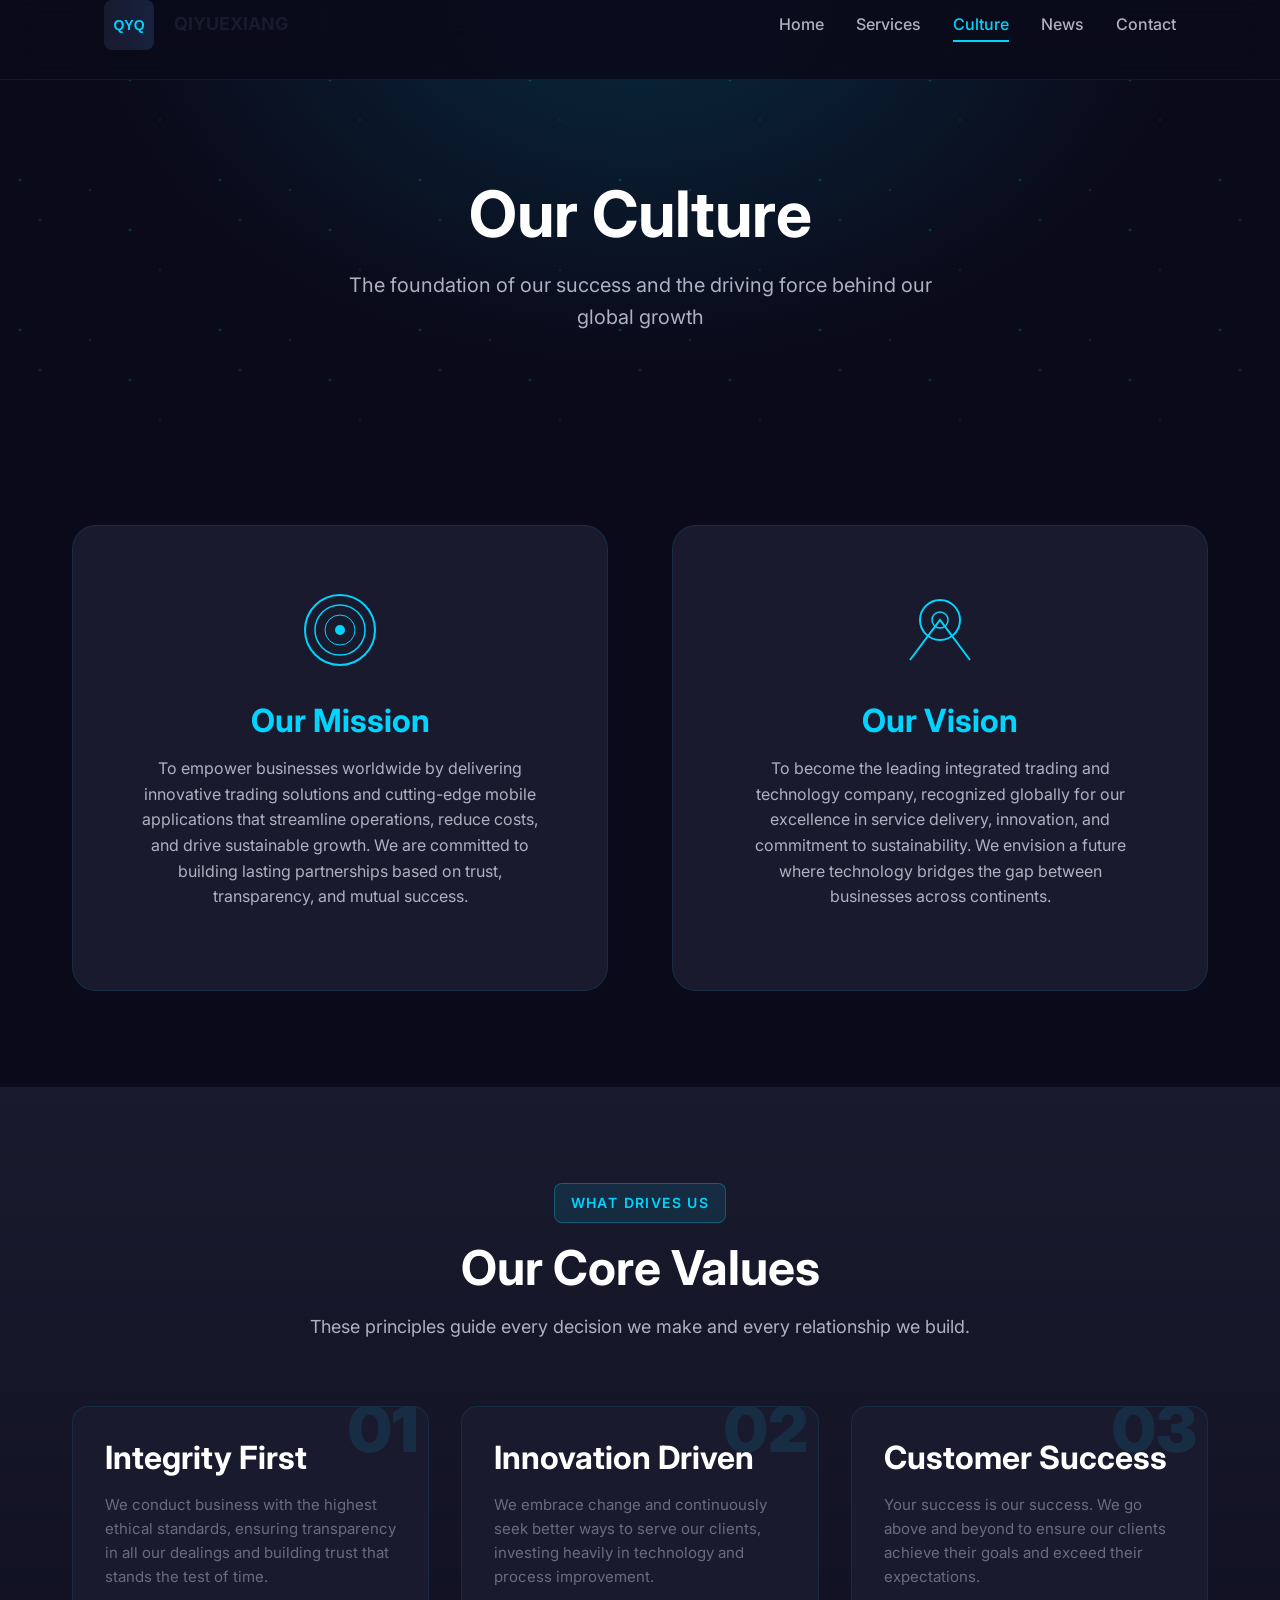
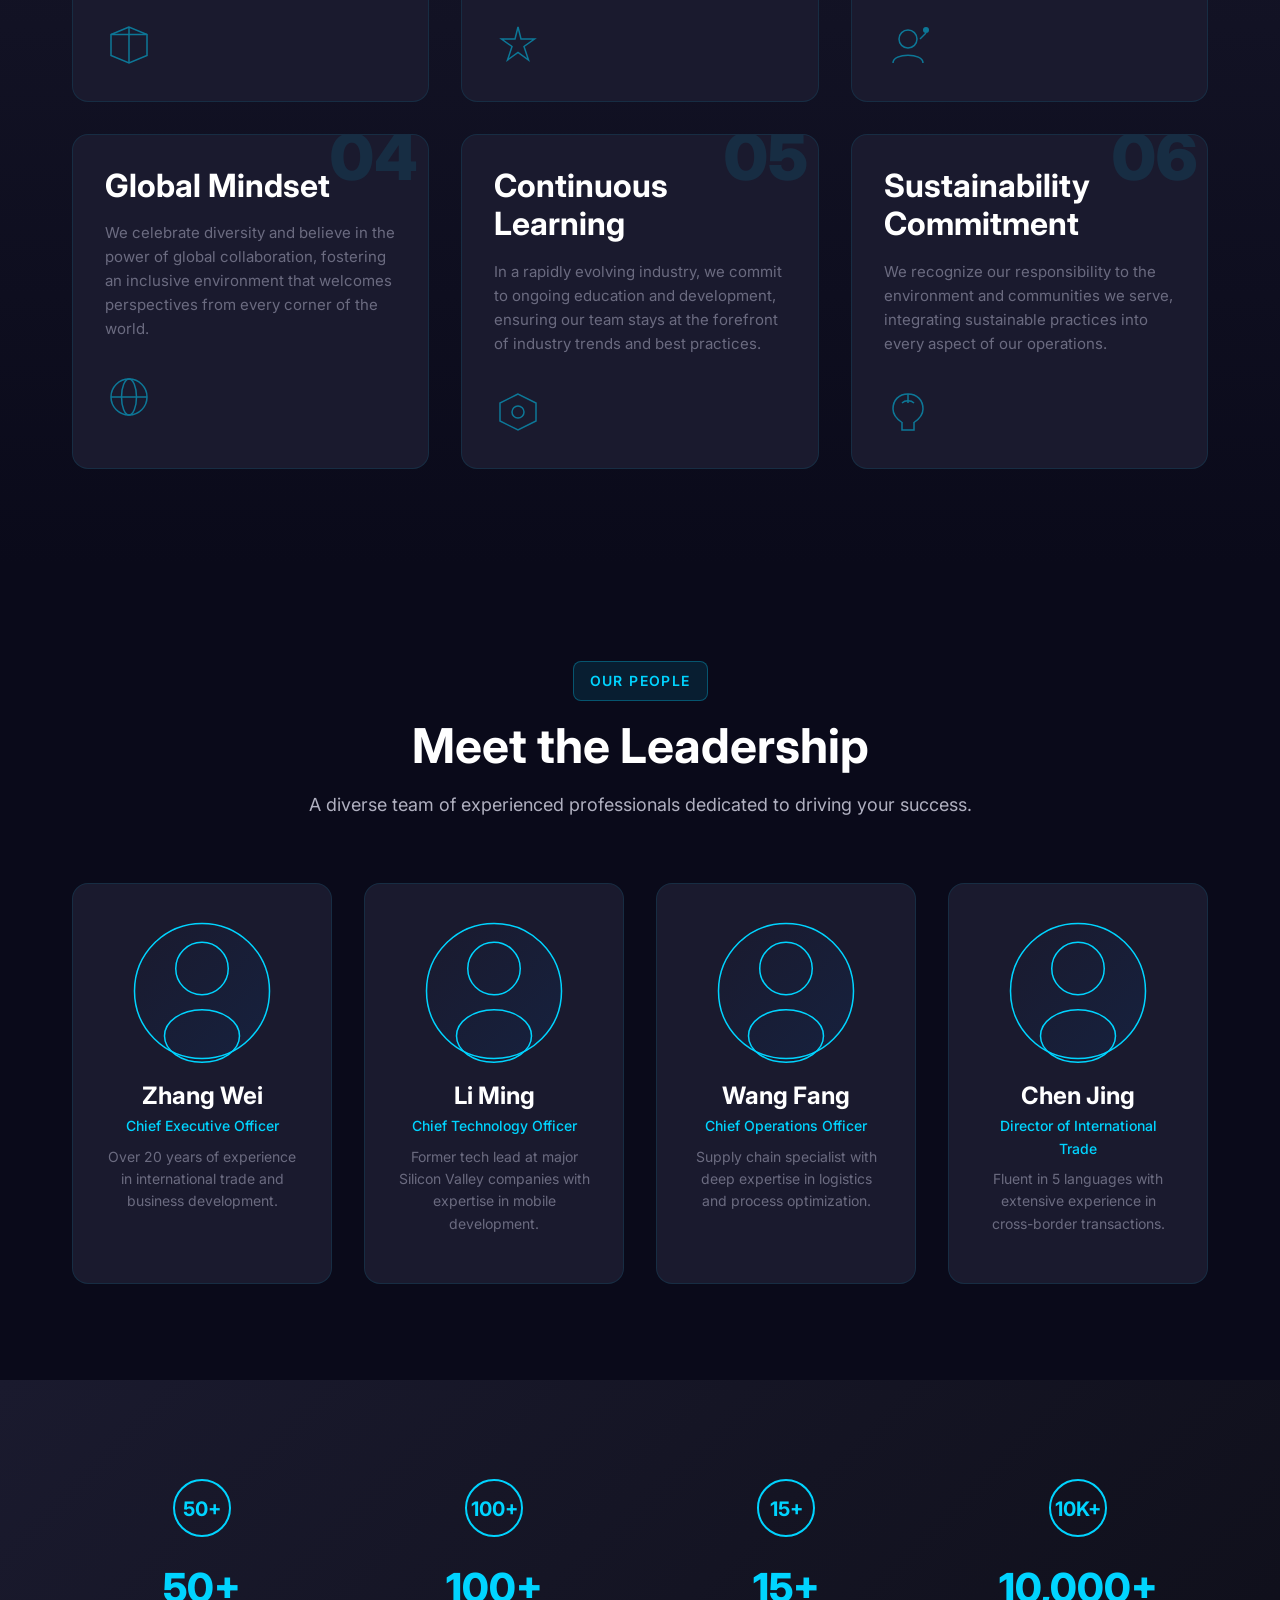
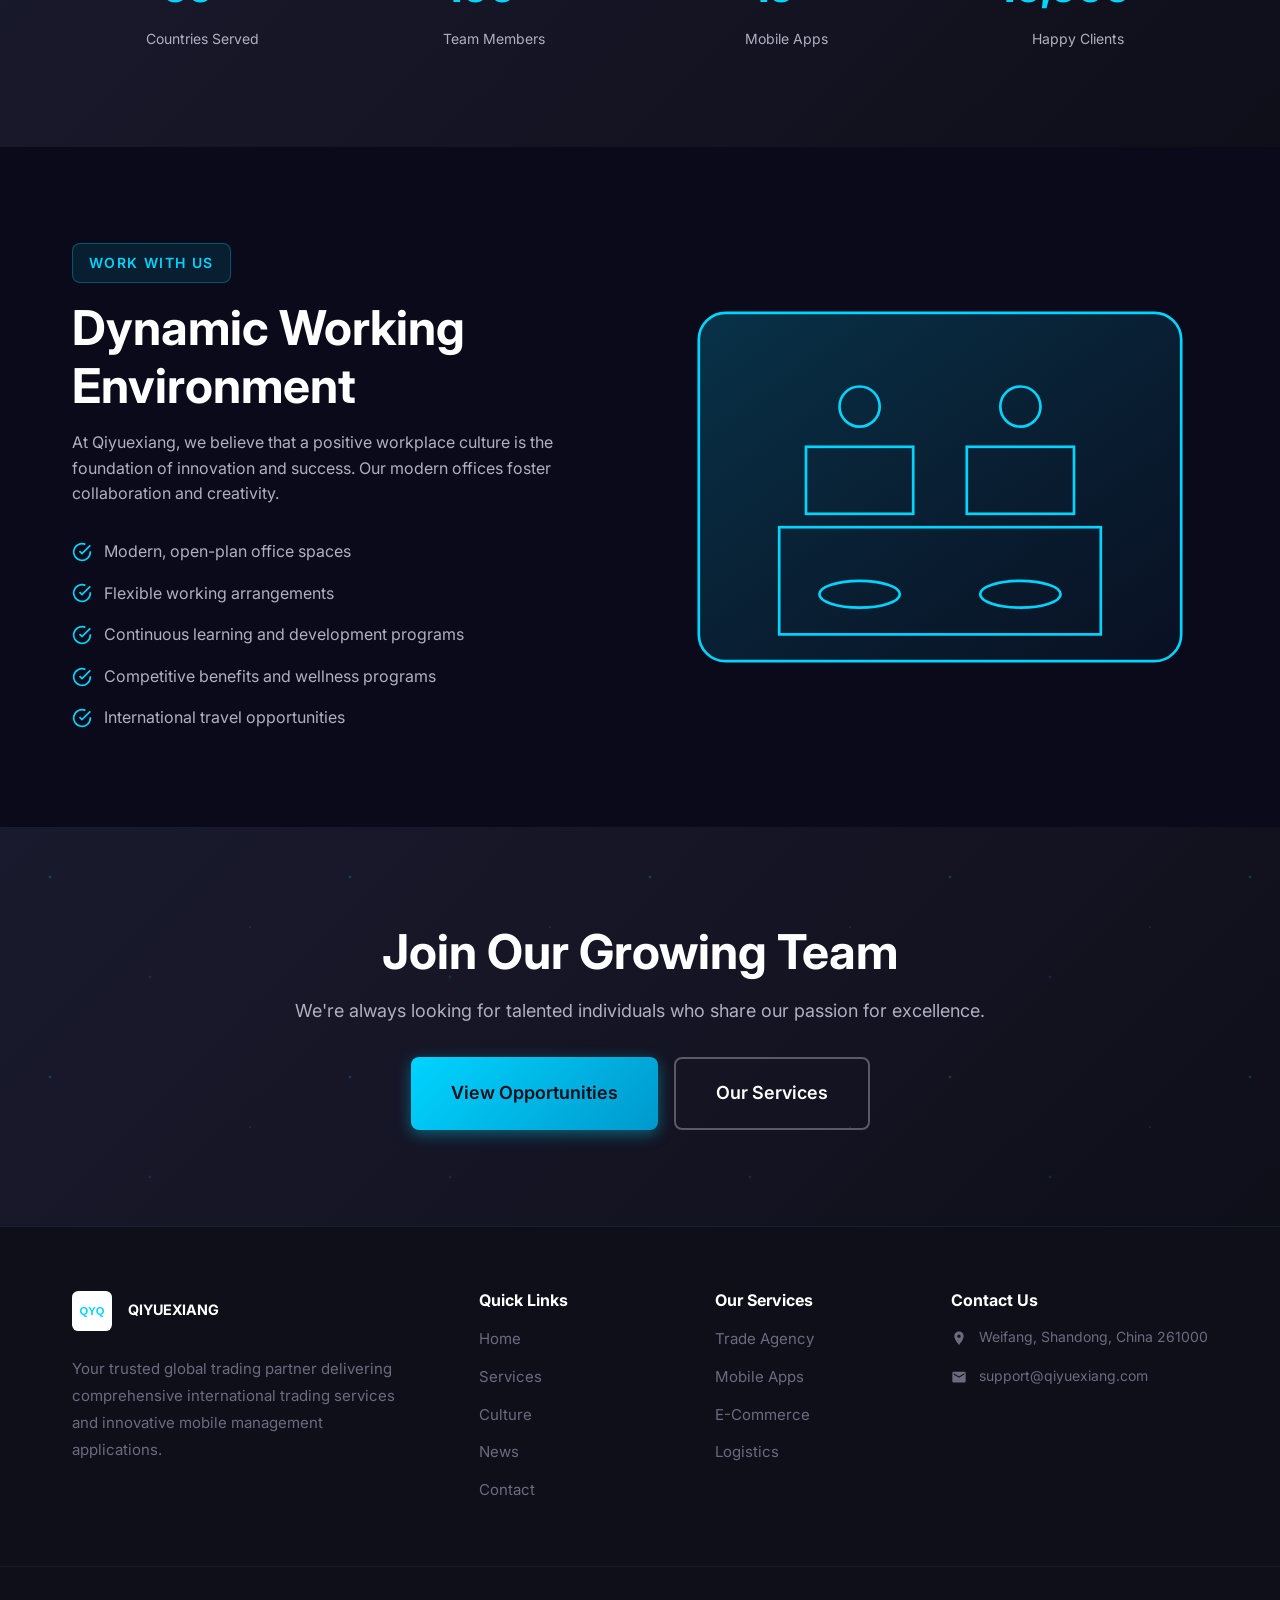
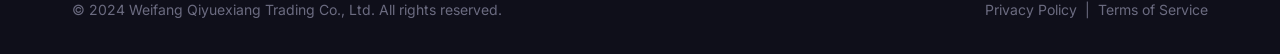
<file: culture.html>
<!DOCTYPE html>
<html lang="en">
<head>
    <meta charset="UTF-8">
    <meta name="viewport" content="width=device-width, initial-scale=1.0">
    <meta name="description" content="Qiyuexiang Company Culture - Learn about our values, mission, team, and commitment to excellence in global trading and mobile solutions.">
    <meta name="keywords" content="company culture, our values, team, mission, vision, Weifang China, trading company">
    <meta name="author" content="Weifang Qiyuexiang Trading Co., Ltd">
    <meta name="robots" content="index, follow">
    <meta name="googlebot" content="index, follow">
    <meta name="language" content="English">
    
    <meta property="og:title" content="Our Culture - Qiyuexiang Trading Co., Ltd">
    <meta property="og:description" content="Discover our company culture, values, and commitment to excellence.">
    <meta property="og:type" content="website">
    <meta property="og:url" content="https://qiyuexiang.com/culture">
    <meta property="og:site_name" content="Qiyuexiang">
    
    <link rel="canonical" href="https://qiyuexiang.com/culture">
    <link rel="icon" type="image/svg+xml" href="images/favicon.svg">
    
    <title>Our Culture - Qiyuexiang Trading Co., Ltd | Company Values & Mission</title>
    
    <link rel="preconnect" href="https://fonts.googleapis.com">
    <link rel="preconnect" href="https://fonts.gstatic.com" crossorigin>
    <link href="https://fonts.googleapis.com/css2?family=Inter:wght@300;400;500;600;700;800;900&display=swap" rel="stylesheet">
    
    <link rel="stylesheet" href="css/styles.css">
</head>
<body>
    <!-- Header -->
    <header class="header" id="header">
        <div class="container">
            <nav class="nav">
                <a href="index.html" class="logo">
                    <svg viewBox="0 0 200 50" class="logo-svg">
                        <defs>
                            <linearGradient id="logoGradient" x1="0%" y1="0%" x2="100%" y2="0%">
                                <stop offset="0%" style="stop-color:#1a1a2e"/>
                                <stop offset="100%" style="stop-color:#16213e"/>
                            </linearGradient>
                        </defs>
                        <rect x="0" y="0" width="50" height="50" rx="8" fill="url(#logoGradient)"/>
<text x="25" y="30" font-family="Arial, sans-serif" font-weight="700" font-size="14" fill="#00d4ff" text-anchor="middle">QYQ</text>
                        <text x="70" y="30" font-family="Inter" font-weight="700" font-size="18" fill="#1a1a2e">QIYUEXIANG</text>
                    </svg>
                </a>
                
                <ul class="nav-menu" id="navMenu">
                    <li><a href="index.html">Home</a></li>
                    <li><a href="services.html">Services</a></li>
                    <li><a href="culture.html" class="active">Culture</a></li>
                    <li><a href="news.html">News</a></li>
                    <li><a href="contact.html">Contact</a></li>
                </ul>
                
                <button class="nav-toggle" id="navToggle" aria-label="Toggle navigation">
                    <span></span>
                    <span></span>
                    <span></span>
                </button>
            </nav>
        </div>
    </header>

    <!-- Page Hero -->
    <section class="page-hero">
        <div class="page-hero-bg">
            <div class="hero-gradient"></div>
            <div class="hero-particles"></div>
        </div>
        <div class="container">
            <div class="page-hero-content" data-animate="fadeInUp">
                <h1>Our Culture</h1>
                <p>The foundation of our success and the driving force behind our global growth</p>
            </div>
        </div>
    </section>

    <!-- Mission & Vision -->
    <section class="mission-vision">
        <div class="container">
            <div class="mv-grid">
                <div class="mv-card" data-animate="fadeInUp">
                    <div class="mv-icon">
                        <svg viewBox="0 0 80 80">
                            <circle cx="40" cy="40" r="35" fill="none" stroke="#00d4ff" stroke-width="2"/>
                            <circle cx="40" cy="40" r="25" fill="none" stroke="#00d4ff" stroke-width="1.5"/>
                            <circle cx="40" cy="40" r="15" fill="none" stroke="#00d4ff" stroke-width="1"/>
                            <circle cx="40" cy="40" r="5" fill="#00d4ff"/>
                        </svg>
                    </div>
                    <h3>Our Mission</h3>
                    <p>
                        To empower businesses worldwide by delivering innovative trading solutions and cutting-edge 
                        mobile applications that streamline operations, reduce costs, and drive sustainable growth. 
                        We are committed to building lasting partnerships based on trust, transparency, and mutual success.
                    </p>
                </div>
                
                <div class="mv-card" data-animate="fadeInUp" data-delay="0.2">
                    <div class="mv-icon">
                        <svg viewBox="0 0 80 80">
                            <circle cx="40" cy="30" r="20" fill="none" stroke="#00d4ff" stroke-width="2"/>
                            <path d="M10 70 L40 30 L70 70" fill="none" stroke="#00d4ff" stroke-width="2"/>
                            <circle cx="40" cy="30" r="8" fill="none" stroke="#00d4ff" stroke-width="1.5"/>
                        </svg>
                    </div>
                    <h3>Our Vision</h3>
                    <p>
                        To become the leading integrated trading and technology company, recognized globally for our 
                        excellence in service delivery, innovation, and commitment to sustainability. We envision a 
                        future where technology bridges the gap between businesses across continents.
                    </p>
                </div>
            </div>
        </div>
    </section>

    <!-- Core Values -->
    <section class="core-values">
        <div class="container">
            <div class="section-header" data-animate="fadeInUp">
                <span class="section-tag">What Drives Us</span>
                <h2 class="section-title">Our Core Values</h2>
                <p class="section-description">
                    These principles guide every decision we make and every relationship we build.
                </p>
            </div>
            
            <div class="values-grid">
                <div class="value-card" data-animate="fadeInUp" data-delay="0.1">
                    <div class="value-number">01</div>
                    <h3>Integrity First</h3>
                    <p>
                        We conduct business with the highest ethical standards, ensuring transparency in all our 
                        dealings and building trust that stands the test of time.
                    </p>
                    <div class="value-icon">
                        <svg viewBox="0 0 64 64">
                            <path d="M32 8 L8 18 L8 46 L32 56 L56 46 L56 18 Z" fill="none" stroke="#00d4ff" stroke-width="2"/>
                            <path d="M32 8 L32 56" stroke="#00d4ff" stroke-width="2"/>
                            <path d="M8 18 L56 18" stroke="#00d4ff" stroke-width="2"/>
                        </svg>
                    </div>
                </div>
                
                <div class="value-card" data-animate="fadeInUp" data-delay="0.2">
                    <div class="value-number">02</div>
                    <h3>Innovation Driven</h3>
                    <p>
                        We embrace change and continuously seek better ways to serve our clients, investing heavily 
                        in technology and process improvement.
                    </p>
                    <div class="value-icon">
                        <svg viewBox="0 0 64 64">
                            <path d="M32 8 L36 24 L54 24 L40 34 L46 52 L32 42 L18 52 L24 34 L10 24 L28 24 Z" fill="none" stroke="#00d4ff" stroke-width="2"/>
                        </svg>
                    </div>
                </div>
                
                <div class="value-card" data-animate="fadeInUp" data-delay="0.3">
                    <div class="value-number">03</div>
                    <h3>Customer Success</h3>
                    <p>
                        Your success is our success. We go above and beyond to ensure our clients achieve their 
                        goals and exceed their expectations.
                    </p>
                    <div class="value-icon">
                        <svg viewBox="0 0 64 64">
                            <circle cx="32" cy="24" r="12" fill="none" stroke="#00d4ff" stroke-width="2"/>
                            <path d="M12 56 C12 42 52 42 52 56" fill="none" stroke="#00d4ff" stroke-width="2"/>
                            <path d="M48 24 L56 16" stroke="#00d4ff" stroke-width="2"/>
                            <circle cx="56" cy="12" r="4" fill="#00d4ff"/>
                        </svg>
                    </div>
                </div>
                
                <div class="value-card" data-animate="fadeInUp" data-delay="0.4">
                    <div class="value-number">04</div>
                    <h3>Global Mindset</h3>
                    <p>
                        We celebrate diversity and believe in the power of global collaboration, fostering an 
                        inclusive environment that welcomes perspectives from every corner of the world.
                    </p>
                    <div class="value-icon">
                        <svg viewBox="0 0 64 64">
                            <circle cx="32" cy="32" r="24" fill="none" stroke="#00d4ff" stroke-width="2"/>
                            <ellipse cx="32" cy="32" rx="10" ry="24" fill="none" stroke="#00d4ff" stroke-width="2"/>
                            <line x1="8" y1="32" x2="56" y2="32" stroke="#00d4ff" stroke-width="2"/>
                        </svg>
                    </div>
                </div>
                
                <div class="value-card" data-animate="fadeInUp" data-delay="0.5">
                    <div class="value-number">05</div>
                    <h3>Continuous Learning</h3>
                    <p>
                        In a rapidly evolving industry, we commit to ongoing education and development, 
                        ensuring our team stays at the forefront of industry trends and best practices.
                    </p>
                    <div class="value-icon">
                        <svg viewBox="0 0 64 64">
                            <path d="M32 8 L8 20 L8 44 L32 56 L56 44 L56 20 Z" fill="none" stroke="#00d4ff" stroke-width="2"/>
                            <circle cx="32" cy="32" r="8" fill="none" stroke="#00d4ff" stroke-width="2"/>
                        </svg>
                    </div>
                </div>
                
                <div class="value-card" data-animate="fadeInUp" data-delay="0.6">
                    <div class="value-number">06</div>
                    <h3>Sustainability Commitment</h3>
                    <p>
                        We recognize our responsibility to the environment and communities we serve, 
                        integrating sustainable practices into every aspect of our operations.
                    </p>
                    <div class="value-icon">
                        <svg viewBox="0 0 64 64">
                            <path d="M32 8 C20 8 12 16 12 28 C12 36 18 42 24 46 L24 56 L40 56 L40 46 C46 42 52 36 52 28 C52 16 44 8 32 8" fill="none" stroke="#00d4ff" stroke-width="2"/>
                            <path d="M32 8 L32 20" stroke="#00d4ff" stroke-width="2"/>
                            <path d="M24 20 C28 16 36 16 40 20" fill="none" stroke="#00d4ff" stroke-width="2"/>
                        </svg>
                    </div>
                </div>
            </div>
        </div>
    </section>

    <!-- Team Section -->
    <section class="team-section">
        <div class="container">
            <div class="section-header" data-animate="fadeInUp">
                <span class="section-tag">Our People</span>
                <h2 class="section-title">Meet the Leadership</h2>
                <p class="section-description">
                    A diverse team of experienced professionals dedicated to driving your success.
                </p>
            </div>
            
            <div class="team-grid">
                <div class="team-member" data-animate="fadeInUp" data-delay="0.1">
                    <div class="member-avatar">
                        <svg viewBox="0 0 200 200">
                            <defs>
                                <linearGradient id="avatar1" x1="0%" y1="0%" x2="100%" y2="100%">
                                    <stop offset="0%" style="stop-color:#1a1a2e"/>
                                    <stop offset="100%" style="stop-color:#16213e"/>
                                </linearGradient>
                            </defs>
                            <circle cx="100" cy="100" r="90" fill="url(#avatar1)" stroke="#00d4ff" stroke-width="2"/>
                            <circle cx="100" cy="70" r="35" fill="none" stroke="#00d4ff" stroke-width="2"/>
                            <ellipse cx="100" cy="160" rx="50" ry="35" fill="none" stroke="#00d4ff" stroke-width="2"/>
                        </svg>
                    </div>
                    <h4>Zhang Wei</h4>
                    <span class="member-role">Chief Executive Officer</span>
                    <p>Over 20 years of experience in international trade and business development.</p>
                </div>
                
                <div class="team-member" data-animate="fadeInUp" data-delay="0.2">
                    <div class="member-avatar">
                        <svg viewBox="0 0 200 200">
                            <circle cx="100" cy="100" r="90" fill="url(#avatar1)" stroke="#00d4ff" stroke-width="2"/>
                            <circle cx="100" cy="70" r="35" fill="none" stroke="#00d4ff" stroke-width="2"/>
                            <ellipse cx="100" cy="160" rx="50" ry="35" fill="none" stroke="#00d4ff" stroke-width="2"/>
                        </svg>
                    </div>
                    <h4>Li Ming</h4>
                    <span class="member-role">Chief Technology Officer</span>
                    <p>Former tech lead at major Silicon Valley companies with expertise in mobile development.</p>
                </div>
                
                <div class="team-member" data-animate="fadeInUp" data-delay="0.3">
                    <div class="member-avatar">
                        <svg viewBox="0 0 200 200">
                            <circle cx="100" cy="100" r="90" fill="url(#avatar1)" stroke="#00d4ff" stroke-width="2"/>
                            <circle cx="100" cy="70" r="35" fill="none" stroke="#00d4ff" stroke-width="2"/>
                            <ellipse cx="100" cy="160" rx="50" ry="35" fill="none" stroke="#00d4ff" stroke-width="2"/>
                        </svg>
                    </div>
                    <h4>Wang Fang</h4>
                    <span class="member-role">Chief Operations Officer</span>
                    <p>Supply chain specialist with deep expertise in logistics and process optimization.</p>
                </div>
                
                <div class="team-member" data-animate="fadeInUp" data-delay="0.4">
                    <div class="member-avatar">
                        <svg viewBox="0 0 200 200">
                            <circle cx="100" cy="100" r="90" fill="url(#avatar1)" stroke="#00d4ff" stroke-width="2"/>
                            <circle cx="100" cy="70" r="35" fill="none" stroke="#00d4ff" stroke-width="2"/>
                            <ellipse cx="100" cy="160" rx="50" ry="35" fill="none" stroke="#00d4ff" stroke-width="2"/>
                        </svg>
                    </div>
                    <h4>Chen Jing</h4>
                    <span class="member-role">Director of International Trade</span>
                    <p> Fluent in 5 languages with extensive experience in cross-border transactions.</p>
                </div>
            </div>
        </div>
    </section>

    <!-- Stats Section -->
    <section class="stats-section">
        <div class="container">
            <div class="stats-grid">
                <div class="stat-card" data-animate="fadeInUp" data-delay="0.1">
                    <div class="stat-icon">
                        <svg viewBox="0 0 64 64">
                            <circle cx="32" cy="32" r="28" fill="none" stroke="#00d4ff" stroke-width="2"/>
                            <text x="32" y="40" font-family="Inter" font-weight="700" font-size="20" fill="#00d4ff" text-anchor="middle">50+</text>
                        </svg>
                    </div>
                    <span class="stat-value">50+</span>
                    <span class="stat-label">Countries Served</span>
                </div>
                
                <div class="stat-card" data-animate="fadeInUp" data-delay="0.2">
                    <div class="stat-icon">
                        <svg viewBox="0 0 64 64">
                            <circle cx="32" cy="32" r="28" fill="none" stroke="#00d4ff" stroke-width="2"/>
                            <text x="32" y="40" font-family="Inter" font-weight="700" font-size="20" fill="#00d4ff" text-anchor="middle">100+</text>
                        </svg>
                    </div>
                    <span class="stat-value">100+</span>
                    <span class="stat-label">Team Members</span>
                </div>
                
                <div class="stat-card" data-animate="fadeInUp" data-delay="0.3">
                    <div class="stat-icon">
                        <svg viewBox="0 0 64 64">
                            <circle cx="32" cy="32" r="28" fill="none" stroke="#00d4ff" stroke-width="2"/>
                            <text x="32" y="40" font-family="Inter" font-weight="700" font-size="20" fill="#00d4ff" text-anchor="middle">15+</text>
                        </svg>
                    </div>
                    <span class="stat-value">15+</span>
                    <span class="stat-label">Mobile Apps</span>
                </div>
                
                <div class="stat-card" data-animate="fadeInUp" data-delay="0.4">
                    <div class="stat-icon">
                        <svg viewBox="0 0 64 64">
                            <circle cx="32" cy="32" r="28" fill="none" stroke="#00d4ff" stroke-width="2"/>
                            <text x="32" y="40" font-family="Inter" font-weight="700" font-size="20" fill="#00d4ff" text-anchor="middle">10K+</text>
                        </svg>
                    </div>
                    <span class="stat-value">10,000+</span>
                    <span class="stat-label">Happy Clients</span>
                </div>
            </div>
        </div>
    </section>

    <!-- Working Environment -->
    <section class="work-environment">
        <div class="container">
            <div class="env-grid">
                <div class="env-content" data-animate="fadeInLeft">
                    <span class="section-tag">Work With Us</span>
                    <h2 class="section-title">Dynamic Working Environment</h2>
                    <p>
                        At Qiyuexiang, we believe that a positive workplace culture is the foundation of innovation 
                        and success. Our modern offices foster collaboration and creativity.
                    </p>
                    <ul class="env-features">
                        <li>
                            <svg viewBox="0 0 24 24" width="20" height="20">
                                <path d="M22 11.08V12a10 10 0 1 1-5.93-9.14" fill="none" stroke="#00d4ff" stroke-width="2"/>
                                <path d="M22 4L12 14.01l-3-3" fill="none" stroke="#00d4ff" stroke-width="2"/>
                            </svg>
                            <span>Modern, open-plan office spaces</span>
                        </li>
                        <li>
                            <svg viewBox="0 0 24 24" width="20" height="20">
                                <path d="M22 11.08V12a10 10 0 1 1-5.93-9.14" fill="none" stroke="#00d4ff" stroke-width="2"/>
                                <path d="M22 4L12 14.01l-3-3" fill="none" stroke="#00d4ff" stroke-width="2"/>
                            </svg>
                            <span>Flexible working arrangements</span>
                        </li>
                        <li>
                            <svg viewBox="0 0 24 24" width="20" height="20">
                                <path d="M22 11.08V12a10 10 0 1 1-5.93-9.14" fill="none" stroke="#00d4ff" stroke-width="2"/>
                                <path d="M22 4L12 14.01l-3-3" fill="none" stroke="#00d4ff" stroke-width="2"/>
                            </svg>
                            <span>Continuous learning and development programs</span>
                        </li>
                        <li>
                            <svg viewBox="0 0 24 24" width="20" height="20">
                                <path d="M22 11.08V12a10 10 0 1 1-5.93-9.14" fill="none" stroke="#00d4ff" stroke-width="2"/>
                                <path d="M22 4L12 14.01l-3-3" fill="none" stroke="#00d4ff" stroke-width="2"/>
                            </svg>
                            <span>Competitive benefits and wellness programs</span>
                        </li>
                        <li>
                            <svg viewBox="0 0 24 24" width="20" height="20">
                                <path d="M22 11.08V12a10 10 0 1 1-5.93-9.14" fill="none" stroke="#00d4ff" stroke-width="2"/>
                                <path d="M22 4L12 14.01l-3-3" fill="none" stroke="#00d4ff" stroke-width="2"/>
                            </svg>
                            <span>International travel opportunities</span>
                        </li>
                    </ul>
                </div>
                <div class="env-visual" data-animate="fadeInRight">
                    <svg viewBox="0 0 400 300" class="env-illustration">
                        <defs>
                            <linearGradient id="envGrad" x1="0%" y1="0%" x2="100%" y2="100%">
                                <stop offset="0%" style="stop-color:#00d4ff;stop-opacity:0.2"/>
                                <stop offset="100%" style="stop-color:#0099cc;stop-opacity:0.05"/>
                            </linearGradient>
                        </defs>
                        <rect x="20" y="20" width="360" height="260" rx="20" fill="url(#envGrad)" stroke="#00d4ff" stroke-width="2"/>
                        <!-- Desk -->
                        <rect x="80" y="180" width="240" height="80" fill="none" stroke="#00d4ff" stroke-width="2"/>
                        <!-- Monitors -->
                        <rect x="100" y="120" width="80" height="50" fill="none" stroke="#00d4ff" stroke-width="2"/>
                        <rect x="220" y="120" width="80" height="50" fill="none" stroke="#00d4ff" stroke-width="2"/>
                        <!-- Chairs -->
                        <ellipse cx="140" cy="230" rx="30" ry="10" fill="none" stroke="#00d4ff" stroke-width="2"/>
                        <ellipse cx="260" cy="230" rx="30" ry="10" fill="none" stroke="#00d4ff" stroke-width="2"/>
                        <!-- People silhouettes -->
                        <circle cx="140" cy="90" r="15" fill="none" stroke="#00d4ff" stroke-width="2"/>
                        <circle cx="260" cy="90" r="15" fill="none" stroke="#00d4ff" stroke-width="2"/>
                    </svg>
                </div>
            </div>
        </div>
    </section>

    <!-- CTA Section -->
    <section class="cta">
        <div class="cta-bg">
            <div class="cta-particles"></div>
        </div>
        <div class="container">
            <div class="cta-content" data-animate="fadeInUp">
                <h2>Join Our Growing Team</h2>
                <p>We're always looking for talented individuals who share our passion for excellence.</p>
                <div class="cta-buttons">
                    <a href="contact.html" class="btn btn-primary btn-large">View Opportunities</a>
                    <a href="services.html" class="btn btn-outline btn-large">Our Services</a>
                </div>
            </div>
        </div>
    </section>

    <!-- Footer -->
    <footer class="footer">
        <div class="footer-main">
            <div class="container">
                <div class="footer-grid">
                    <div class="footer-col">
                        <a href="index.html" class="footer-logo">
                            <svg viewBox="0 0 200 50" class="logo-svg">
                                <defs>
                                    <linearGradient id="footerLogoGrad" x1="0%" y1="0%" x2="100%" y2="0%">
                                        <stop offset="0%" style="stop-color:#ffffff"/>
                                        <stop offset="100%" style="stop-color:#cccccc"/>
                                    </linearGradient>
                                </defs>
                                <rect x="0" y="0" width="50" height="50" rx="8" fill="#ffffff"/>
<text x="25" y="30" font-family="Arial, sans-serif" font-weight="700" font-size="14" fill="#00d4ff" text-anchor="middle">QYQ</text>
                                <text x="70" y="30" font-family="Inter" font-weight="700" font-size="18" fill="#ffffff">QIYUEXIANG</text>
                            </svg>
                        </a>
                        <p class="footer-desc">
                            Your trusted global trading partner delivering comprehensive international trading services 
                            and innovative mobile management applications.
                        </p>
                    </div>
                    
                    <div class="footer-col">
                        <h4>Quick Links</h4>
                        <ul class="footer-links">
                            <li><a href="index.html">Home</a></li>
                            <li><a href="services.html">Services</a></li>
                            <li><a href="culture.html">Culture</a></li>
                            <li><a href="news.html">News</a></li>
                            <li><a href="contact.html">Contact</a></li>
                        </ul>
                    </div>
                    
                    <div class="footer-col">
                        <h4>Our Services</h4>
                        <ul class="footer-links">
                            <li><a href="services.html">Trade Agency</a></li>
                            <li><a href="services.html">Mobile Apps</a></li>
                            <li><a href="services.html">E-Commerce</a></li>
                            <li><a href="services.html">Logistics</a></li>
                        </ul>
                    </div>
                    
                    <div class="footer-col">
                        <h4>Contact Us</h4>
                        <div class="footer-contact">
                            <div class="contact-item">
                                <svg viewBox="0 0 24 24" width="16" height="16">
                                    <path d="M12 2C8.13 2 5 5.13 5 9c0 5.25 7 13 7 13s7-7.75 7-13c0-3.87-3.13-7-7-7zm0 9.5c-1.38 0-2.5-1.12-2.5-2.5s1.12-2.5 2.5-2.5 2.5 1.12 2.5 2.5-1.12 2.5-2.5 2.5z" fill="currentColor"/>
                                </svg>
                                <span>Weifang, Shandong, China 261000</span>
                            </div>
                            <div class="contact-item">
                                <svg viewBox="0 0 24 24" width="16" height="16">
                                    <path d="M20 4H4c-1.1 0-1.99.9-1.99 2L2 18c0 1.1.9 2 2 2h16c1.1 0 2-.9 2-2V6c0-1.1-.9-2-2-2zm0 4l-8 5-8-5V6l8 5 8-5v2z" fill="currentColor"/>
                                </svg>
                                <span>support@qiyuexiang.com</span>
                            </div>
                        </div>
                    </div>
                </div>
            </div>
        </div>
        
        <div class="footer-bottom">
            <div class="container">
                <div class="footer-bottom-content">
                    <p>&copy; 2024 Weifang Qiyuexiang Trading Co., Ltd. All rights reserved.</p>
                    <div class="footer-legal">
                        <a href="privacy.html">Privacy Policy</a>
                        <span>|</span>
                        <a href="terms.html">Terms of Service</a>
                    </div>
                </div>
            </div>
        </div>
    </footer>

    <script src="js/main.js"></script>
</body>
</html>
</file>
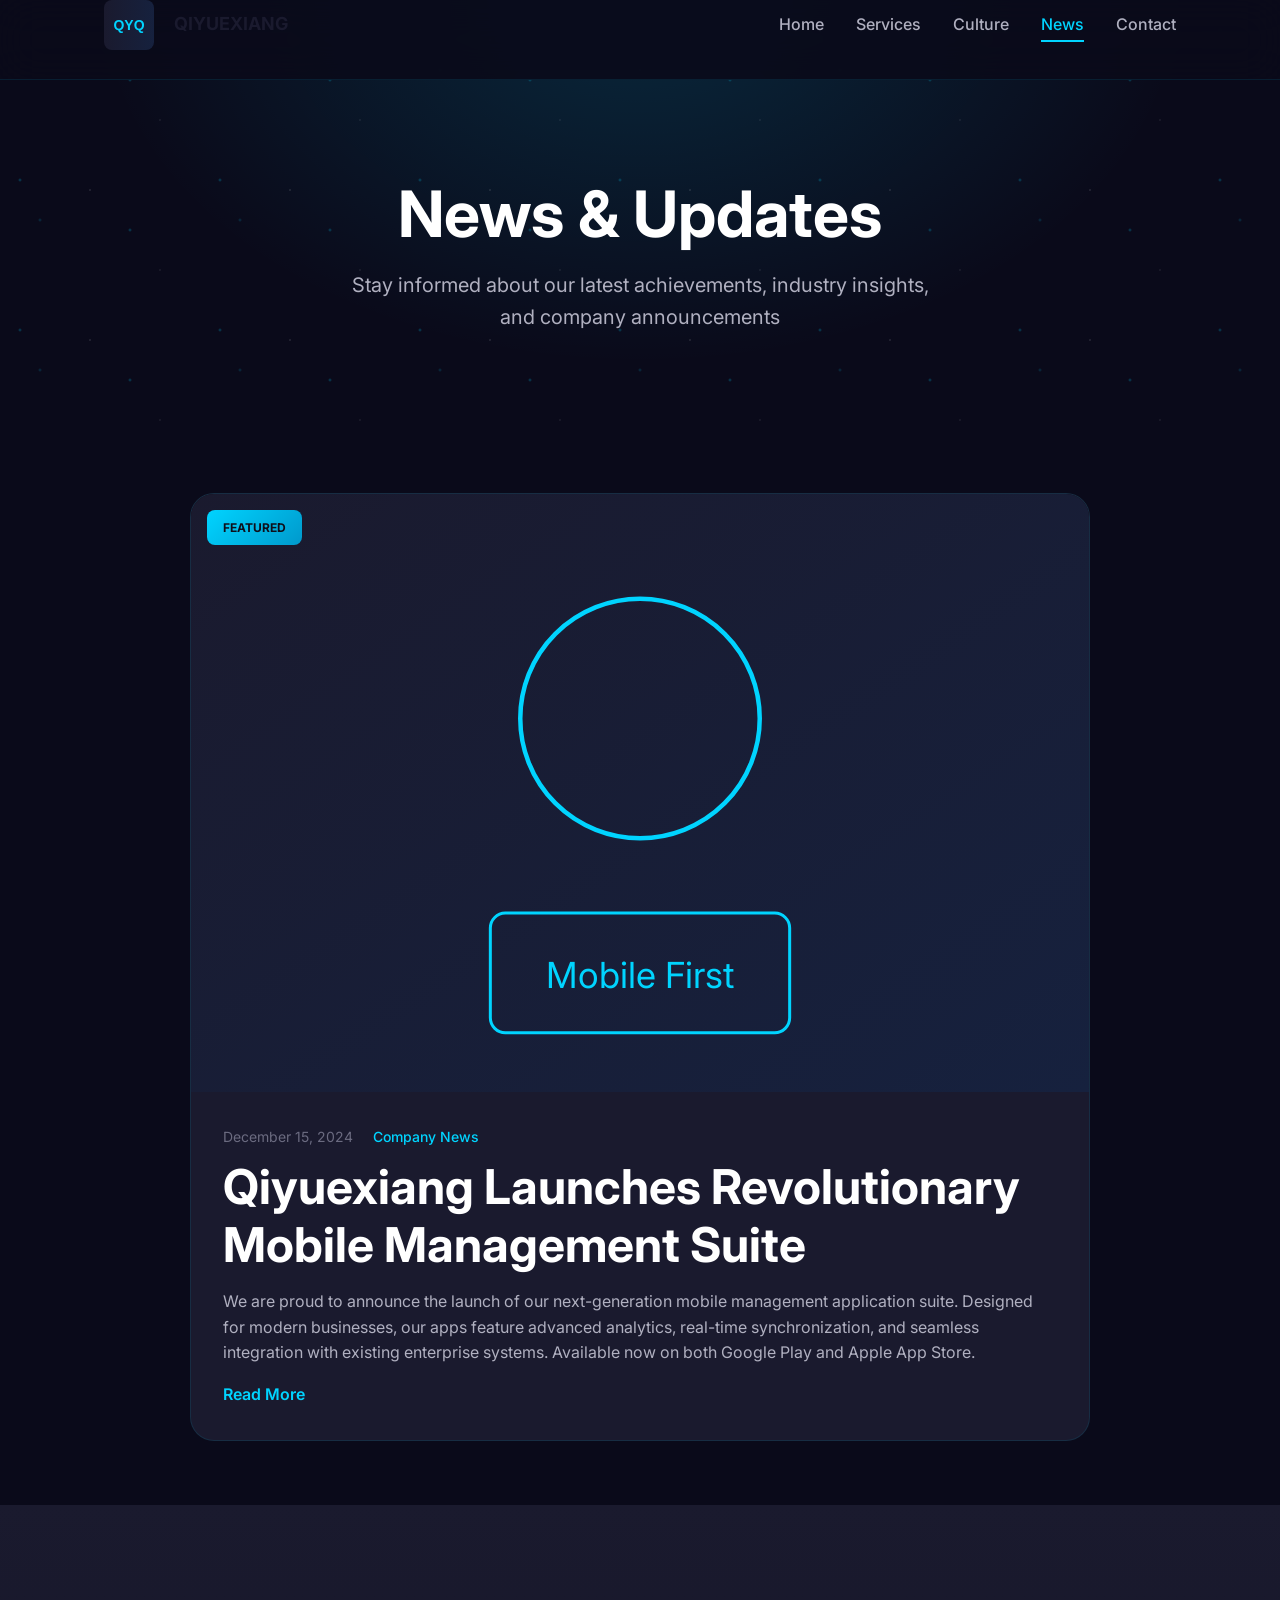
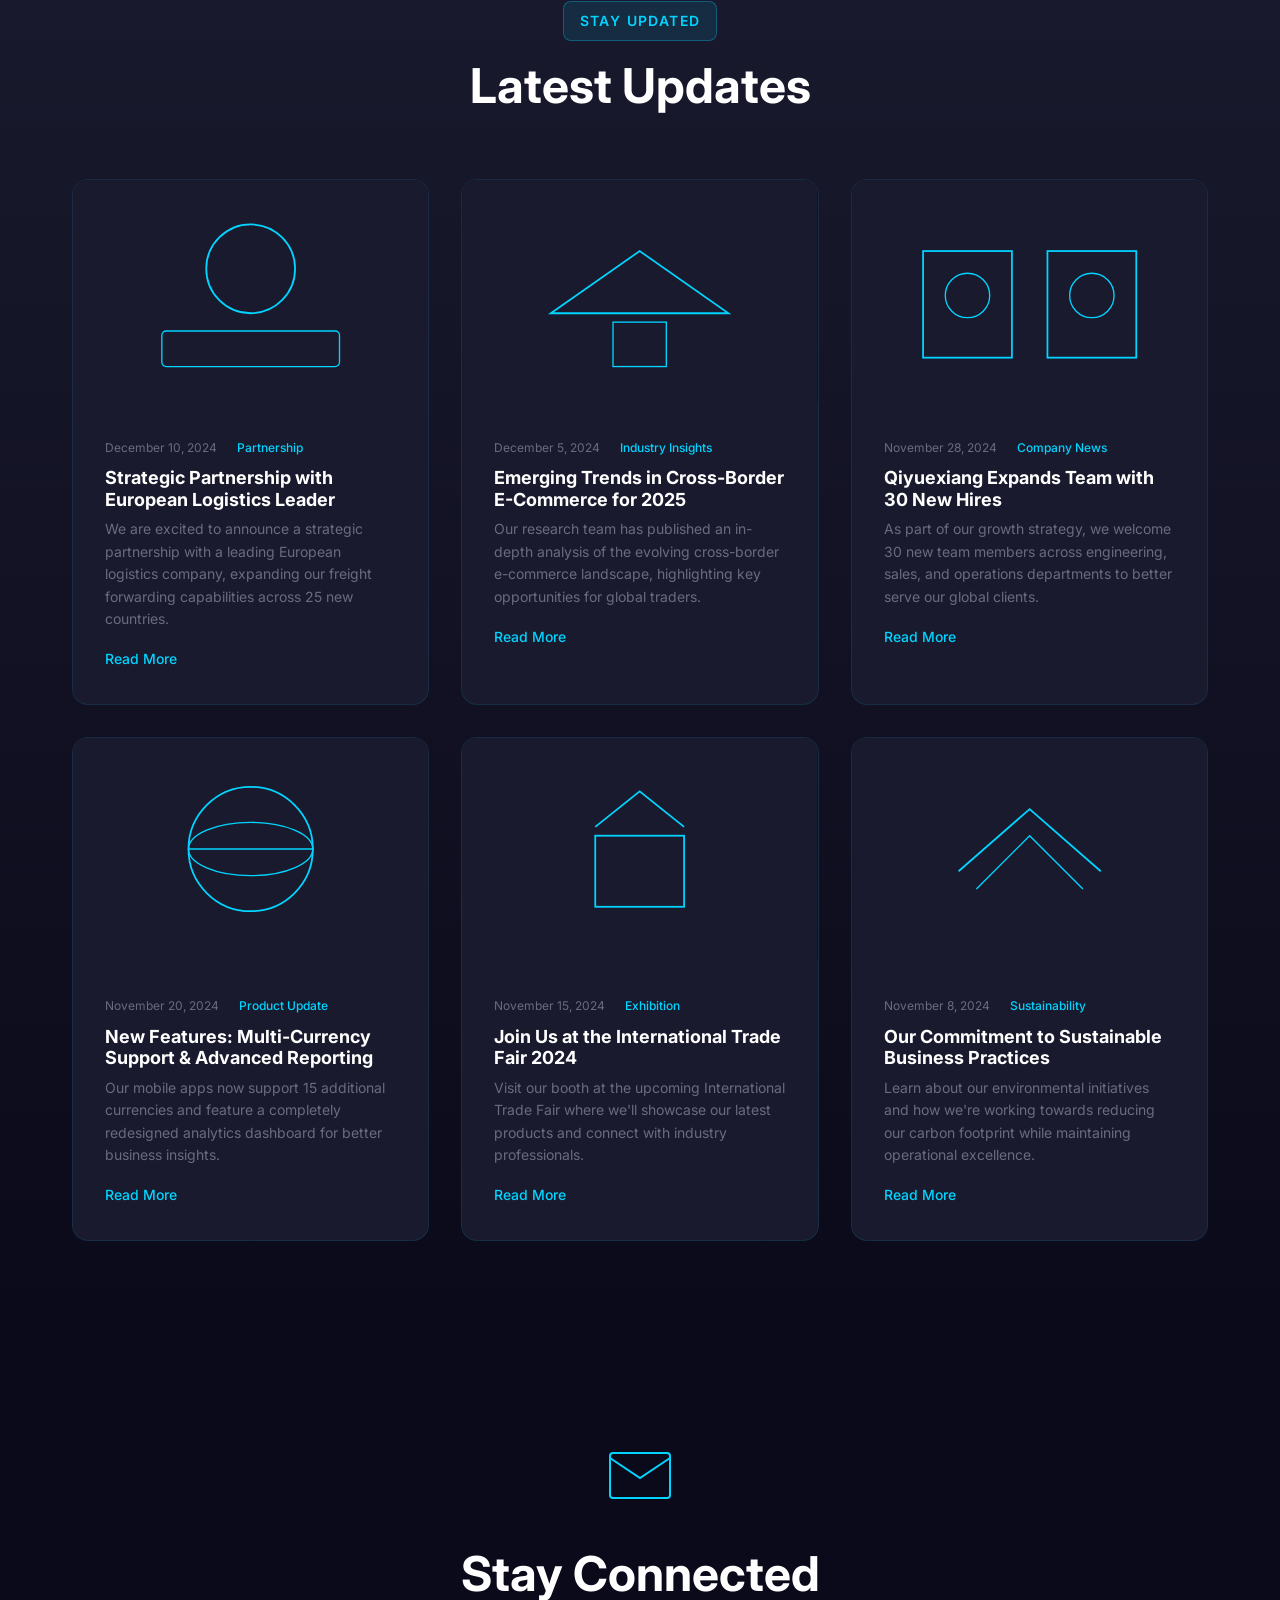
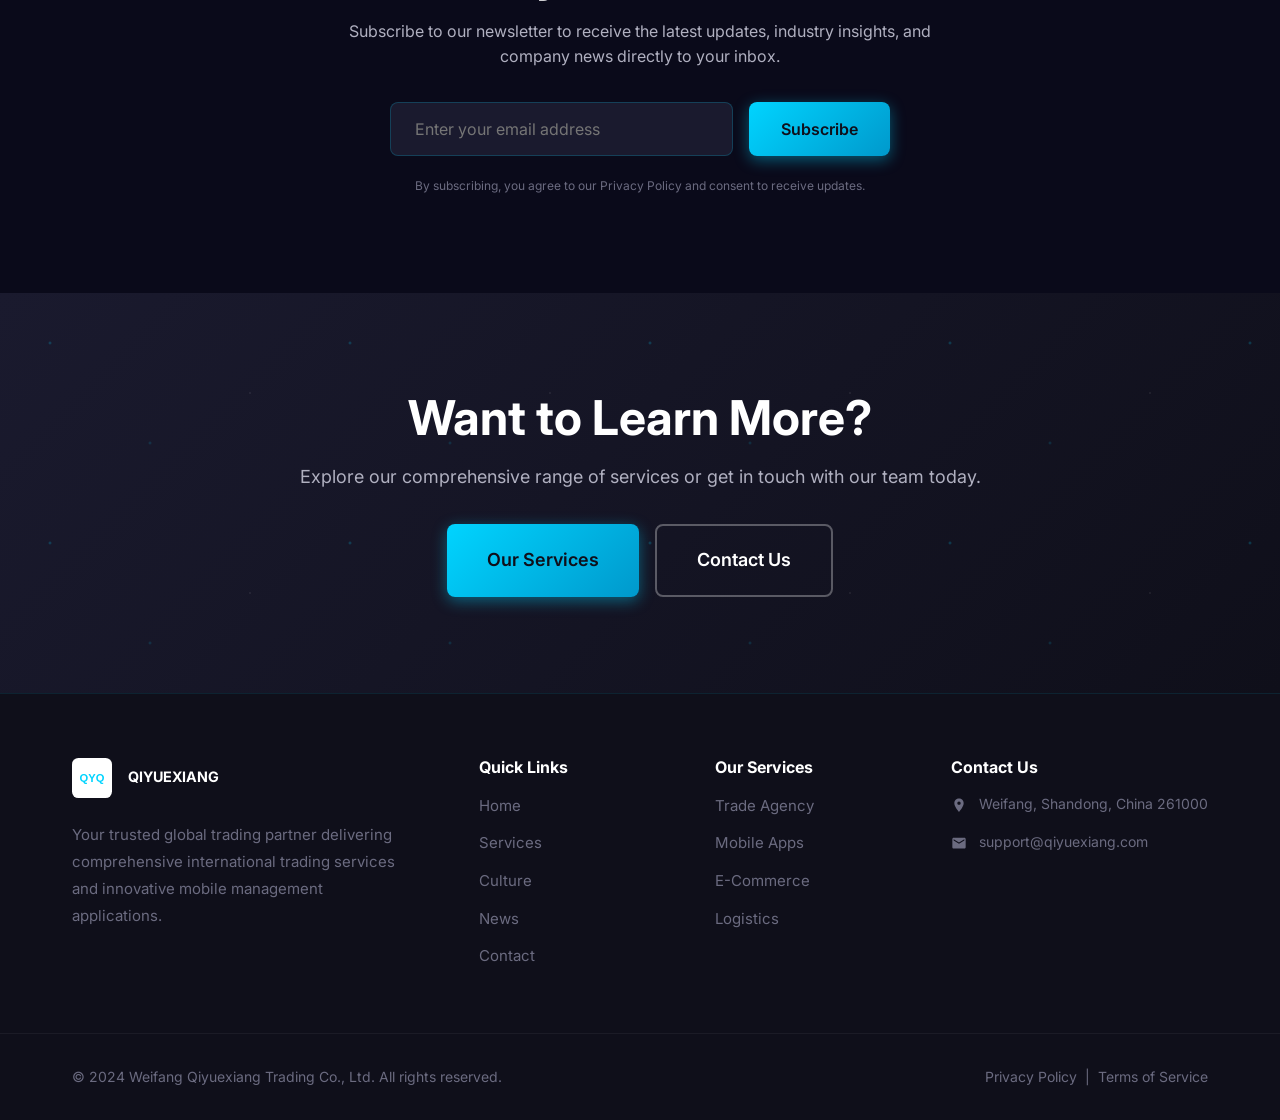
<file: news.html>
<!DOCTYPE html>
<html lang="en">
<head>
    <meta charset="UTF-8">
    <meta name="viewport" content="width=device-width, initial-scale=1.0">
    <meta name="description" content="Qiyuexiang News & Updates - Stay informed about our latest achievements, industry insights, and company announcements.">
    <meta name="keywords" content="company news, trading updates, industry insights, mobile app news, Qiyuexiang announcements">
    <meta name="author" content="Weifang Qiyuexiang Trading Co., Ltd">
    <meta name="robots" content="index, follow">
    <meta name="googlebot" content="index, follow">
    <meta name="language" content="English">
    
    <meta property="og:title" content="News & Updates - Qiyuexiang Trading Co., Ltd">
    <meta property="og:description" content="Stay informed about our latest achievements, industry insights, and company announcements.">
    <meta property="og:type" content="website">
    <meta property="og:url" content="https://qiyuexiang.com/news">
    <meta property="og:site_name" content="Qiyuexiang">
    
    <link rel="canonical" href="https://qiyuexiang.com/news">
    <link rel="icon" type="image/svg+xml" href="images/favicon.svg">
    
    <title>News & Updates - Qiyuexiang Trading Co., Ltd | Company News</title>
    
    <link rel="preconnect" href="https://fonts.googleapis.com">
    <link rel="preconnect" href="https://fonts.gstatic.com" crossorigin>
    <link href="https://fonts.googleapis.com/css2?family=Inter:wght@300;400;500;600;700;800;900&display=swap" rel="stylesheet">
    
    <link rel="stylesheet" href="css/styles.css">
</head>
<body>
    <!-- Header -->
    <header class="header" id="header">
        <div class="container">
            <nav class="nav">
                <a href="index.html" class="logo">
                    <svg viewBox="0 0 200 50" class="logo-svg">
                        <defs>
                            <linearGradient id="logoGradient" x1="0%" y1="0%" x2="100%" y2="0%">
                                <stop offset="0%" style="stop-color:#1a1a2e"/>
                                <stop offset="100%" style="stop-color:#16213e"/>
                            </linearGradient>
                        </defs>
                        <rect x="0" y="0" width="50" height="50" rx="8" fill="url(#logoGradient)"/>
<text x="25" y="30" font-family="Arial, sans-serif" font-weight="700" font-size="14" fill="#00d4ff" text-anchor="middle">QYQ</text>
                        <text x="70" y="30" font-family="Inter" font-weight="700" font-size="18" fill="#1a1a2e">QIYUEXIANG</text>
                    </svg>
                </a>
                
                <ul class="nav-menu" id="navMenu">
                    <li><a href="index.html">Home</a></li>
                    <li><a href="services.html">Services</a></li>
                    <li><a href="culture.html">Culture</a></li>
                    <li><a href="news.html" class="active">News</a></li>
                    <li><a href="contact.html">Contact</a></li>
                </ul>
                
                <button class="nav-toggle" id="navToggle" aria-label="Toggle navigation">
                    <span></span>
                    <span></span>
                    <span></span>
                </button>
            </nav>
        </div>
    </header>

    <!-- Page Hero -->
    <section class="page-hero">
        <div class="page-hero-bg">
            <div class="hero-gradient"></div>
            <div class="hero-particles"></div>
        </div>
        <div class="container">
            <div class="page-hero-content" data-animate="fadeInUp">
                <h1>News & Updates</h1>
                <p>Stay informed about our latest achievements, industry insights, and company announcements</p>
            </div>
        </div>
    </section>

    <!-- Featured News -->
    <section class="featured-news">
        <div class="container">
            <div class="featured-grid">
                <article class="featured-article" data-animate="fadeInUp">
                    <div class="article-badge">Featured</div>
                    <div class="article-image">
                        <svg viewBox="0 0 600 400">
                            <defs>
                                <linearGradient id="newsGrad1" x1="0%" y1="0%" x2="100%" y2="100%">
                                    <stop offset="0%" style="stop-color:#1a1a2e"/>
                                    <stop offset="100%" style="stop-color:#16213e"/>
                                </linearGradient>
                            </defs>
                            <rect width="600" height="400" fill="url(#newsGrad1)"/>
                            <circle cx="300" cy="150" r="80" fill="none" stroke="#00d4ff" stroke-width="3"/>
                            <rect x="200" y="280" width="200" height="80" rx="10" fill="none" stroke="#00d4ff" stroke-width="2"/>
                            <text x="300" y="330" font-family="Inter" font-size="24" fill="#00d4ff" text-anchor="middle">Mobile First</text>
                        </svg>
                    </div>
                    <div class="article-content">
                        <span class="article-date">December 15, 2024</span>
                        <span class="article-category">Company News</span>
                        <h2>Qiyuexiang Launches Revolutionary Mobile Management Suite</h2>
                        <p>
                            We are proud to announce the launch of our next-generation mobile management application suite. 
                            Designed for modern businesses, our apps feature advanced analytics, real-time synchronization, 
                            and seamless integration with existing enterprise systems. Available now on both Google Play 
                            and Apple App Store.
                        </p>
                        <a href="#" class="article-link">Read More</a>
                    </div>
                </article>
            </div>
        </div>
    </section>

    <!-- Latest News Grid -->
    <section class="latest-news">
        <div class="container">
            <div class="section-header" data-animate="fadeInUp">
                <span class="section-tag">Stay Updated</span>
                <h2 class="section-title">Latest Updates</h2>
            </div>
            
            <div class="news-grid">
                <article class="news-card" data-animate="fadeInUp" data-delay="0.1">
                    <div class="news-image">
                        <svg viewBox="0 0 400 250">
                            <rect width="400" height="250" fill="#1a1a2e"/>
                            <circle cx="200" cy="100" r="50" fill="none" stroke="#00d4ff" stroke-width="2"/>
                            <rect x="100" y="170" width="200" height="40" rx="5" fill="none" stroke="#00d4ff" stroke-width="1.5"/>
                        </svg>
                    </div>
                    <div class="news-content">
                        <span class="news-date">December 10, 2024</span>
                        <span class="news-category">Partnership</span>
                        <h3>Strategic Partnership with European Logistics Leader</h3>
                        <p>
                            We are excited to announce a strategic partnership with a leading European logistics company, 
                            expanding our freight forwarding capabilities across 25 new countries.
                        </p>
                        <a href="#" class="news-link">Read More</a>
                    </div>
                </article>
                
                <article class="news-card" data-animate="fadeInUp" data-delay="0.2">
                    <div class="news-image">
                        <svg viewBox="0 0 400 250">
                            <rect width="400" height="250" fill="#1a1a2e"/>
                            <path d="M100 150 L200 80 L300 150 Z" fill="none" stroke="#00d4ff" stroke-width="2"/>
                            <rect x="170" y="160" width="60" height="50" fill="none" stroke="#00d4ff" stroke-width="1.5"/>
                        </svg>
                    </div>
                    <div class="news-content">
                        <span class="news-date">December 5, 2024</span>
                        <span class="news-category">Industry Insights</span>
                        <h3>Emerging Trends in Cross-Border E-Commerce for 2025</h3>
                        <p>
                            Our research team has published an in-depth analysis of the evolving cross-border 
                            e-commerce landscape, highlighting key opportunities for global traders.
                        </p>
                        <a href="#" class="news-link">Read More</a>
                    </div>
                </article>
                
                <article class="news-card" data-animate="fadeInUp" data-delay="0.3">
                    <div class="news-image">
                        <svg viewBox="0 0 400 250">
                            <rect width="400" height="250" fill="#1a1a2e"/>
                            <rect x="80" y="80" width="100" height="120" fill="none" stroke="#00d4ff" stroke-width="2"/>
                            <rect x="220" y="80" width="100" height="120" fill="none" stroke="#00d4ff" stroke-width="2"/>
                            <circle cx="130" cy="130" r="25" fill="none" stroke="#00d4ff" stroke-width="1.5"/>
                            <circle cx="270" cy="130" r="25" fill="none" stroke="#00d4ff" stroke-width="1.5"/>
                        </svg>
                    </div>
                    <div class="news-content">
                        <span class="news-date">November 28, 2024</span>
                        <span class="news-category">Company News</span>
                        <h3>Qiyuexiang Expands Team with 30 New Hires</h3>
                        <p>
                            As part of our growth strategy, we welcome 30 new team members across engineering, 
                            sales, and operations departments to better serve our global clients.
                        </p>
                        <a href="#" class="news-link">Read More</a>
                    </div>
                </article>
                
                <article class="news-card" data-animate="fadeInUp" data-delay="0.4">
                    <div class="news-image">
                        <svg viewBox="0 0 400 250">
                            <rect width="400" height="250" fill="#1a1a2e"/>
                            <circle cx="200" cy="125" r="70" fill="none" stroke="#00d4ff" stroke-width="2"/>
                            <ellipse cx="200" cy="125" rx="70" ry="30" fill="none" stroke="#00d4ff" stroke-width="1.5"/>
                            <line x1="130" y1="125" x2="270" y2="125" stroke="#00d4ff" stroke-width="1.5"/>
                        </svg>
                    </div>
                    <div class="news-content">
                        <span class="news-date">November 20, 2024</span>
                        <span class="news-category">Product Update</span>
                        <h3>New Features: Multi-Currency Support & Advanced Reporting</h3>
                        <p>
                            Our mobile apps now support 15 additional currencies and feature a completely 
                            redesigned analytics dashboard for better business insights.
                        </p>
                        <a href="#" class="news-link">Read More</a>
                    </div>
                </article>
                
                <article class="news-card" data-animate="fadeInUp" data-delay="0.5">
                    <div class="news-image">
                        <svg viewBox="0 0 400 250">
                            <rect width="400" height="250" fill="#1a1a2e"/>
                            <path d="M150 100 L200 60 L250 100" fill="none" stroke="#00d4ff" stroke-width="2"/>
                            <rect x="150" y="110" width="100" height="80" fill="none" stroke="#00d4ff" stroke-width="2"/>
                        </svg>
                    </div>
                    <div class="news-content">
                        <span class="news-date">November 15, 2024</span>
                        <span class="news-category">Exhibition</span>
                        <h3>Join Us at the International Trade Fair 2024</h3>
                        <p>
                            Visit our booth at the upcoming International Trade Fair where we'll showcase our 
                            latest products and connect with industry professionals.
                        </p>
                        <a href="#" class="news-link">Read More</a>
                    </div>
                </article>
                
                <article class="news-card" data-animate="fadeInUp" data-delay="0.6">
                    <div class="news-image">
                        <svg viewBox="0 0 400 250">
                            <rect width="400" height="250" fill="#1a1a2e"/>
                            <path d="M120 150 L200 80 L280 150" fill="none" stroke="#00d4ff" stroke-width="2"/>
                            <path d="M140 170 L200 110 L260 170" fill="none" stroke="#00d4ff" stroke-width="1.5"/>
                        </svg>
                    </div>
                    <div class="news-content">
                        <span class="news-date">November 8, 2024</span>
                        <span class="news-category">Sustainability</span>
                        <h3>Our Commitment to Sustainable Business Practices</h3>
                        <p>
                            Learn about our environmental initiatives and how we're working towards reducing 
                            our carbon footprint while maintaining operational excellence.
                        </p>
                        <a href="#" class="news-link">Read More</a>
                    </div>
                </article>
            </div>
        </div>
    </section>

    <!-- Newsletter Section -->
    <section class="newsletter">
        <div class="container">
            <div class="newsletter-content" data-animate="fadeInUp">
                <div class="newsletter-icon">
                    <svg viewBox="0 0 80 80">
                        <rect x="10" y="20" width="60" height="45" rx="3" fill="none" stroke="#00d4ff" stroke-width="2"/>
                        <path d="M10 25 L40 45 L70 25" fill="none" stroke="#00d4ff" stroke-width="2"/>
                    </svg>
                </div>
                <h2>Stay Connected</h2>
                <p>Subscribe to our newsletter to receive the latest updates, industry insights, and company news directly to your inbox.</p>
                <form class="newsletter-form" id="newsletterForm">
                    <input type="email" placeholder="Enter your email address" required aria-label="Email address">
                    <button type="submit" class="btn btn-primary">Subscribe</button>
                </form>
                <span class="newsletter-note">By subscribing, you agree to our Privacy Policy and consent to receive updates.</span>
            </div>
        </div>
    </section>

    <!-- CTA Section -->
    <section class="cta">
        <div class="cta-bg">
            <div class="cta-particles"></div>
        </div>
        <div class="container">
            <div class="cta-content" data-animate="fadeInUp">
                <h2>Want to Learn More?</h2>
                <p>Explore our comprehensive range of services or get in touch with our team today.</p>
                <div class="cta-buttons">
                    <a href="services.html" class="btn btn-primary btn-large">Our Services</a>
                    <a href="contact.html" class="btn btn-outline btn-large">Contact Us</a>
                </div>
            </div>
        </div>
    </section>

    <!-- Footer -->
    <footer class="footer">
        <div class="footer-main">
            <div class="container">
                <div class="footer-grid">
                    <div class="footer-col">
                        <a href="index.html" class="footer-logo">
                            <svg viewBox="0 0 200 50" class="logo-svg">
                                <defs>
                                    <linearGradient id="footerLogoGrad" x1="0%" y1="0%" x2="100%" y2="0%">
                                        <stop offset="0%" style="stop-color:#ffffff"/>
                                        <stop offset="100%" style="stop-color:#cccccc"/>
                                    </linearGradient>
                                </defs>
                                <rect x="0" y="0" width="50" height="50" rx="8" fill="#ffffff"/>
<text x="25" y="30" font-family="Arial, sans-serif" font-weight="700" font-size="14" fill="#00d4ff" text-anchor="middle">QYQ</text>
                                <text x="70" y="30" font-family="Inter" font-weight="700" font-size="18" fill="#ffffff">QIYUEXIANG</text>
                            </svg>
                        </a>
                        <p class="footer-desc">
                            Your trusted global trading partner delivering comprehensive international trading services 
                            and innovative mobile management applications.
                        </p>
                    </div>
                    
                    <div class="footer-col">
                        <h4>Quick Links</h4>
                        <ul class="footer-links">
                            <li><a href="index.html">Home</a></li>
                            <li><a href="services.html">Services</a></li>
                            <li><a href="culture.html">Culture</a></li>
                            <li><a href="news.html">News</a></li>
                            <li><a href="contact.html">Contact</a></li>
                        </ul>
                    </div>
                    
                    <div class="footer-col">
                        <h4>Our Services</h4>
                        <ul class="footer-links">
                            <li><a href="services.html">Trade Agency</a></li>
                            <li><a href="services.html">Mobile Apps</a></li>
                            <li><a href="services.html">E-Commerce</a></li>
                            <li><a href="services.html">Logistics</a></li>
                        </ul>
                    </div>
                    
                    <div class="footer-col">
                        <h4>Contact Us</h4>
                        <div class="footer-contact">
                            <div class="contact-item">
                                <svg viewBox="0 0 24 24" width="16" height="16">
                                    <path d="M12 2C8.13 2 5 5.13 5 9c0 5.25 7 13 7 13s7-7.75 7-13c0-3.87-3.13-7-7-7zm0 9.5c-1.38 0-2.5-1.12-2.5-2.5s1.12-2.5 2.5-2.5 2.5 1.12 2.5 2.5-1.12 2.5-2.5 2.5z" fill="currentColor"/>
                                </svg>
                                <span>Weifang, Shandong, China 261000</span>
                            </div>
                            <div class="contact-item">
                                <svg viewBox="0 0 24 24" width="16" height="16">
                                    <path d="M20 4H4c-1.1 0-1.99.9-1.99 2L2 18c0 1.1.9 2 2 2h16c1.1 0 2-.9 2-2V6c0-1.1-.9-2-2-2zm0 4l-8 5-8-5V6l8 5 8-5v2z" fill="currentColor"/>
                                </svg>
                                <span>support@qiyuexiang.com</span>
                            </div>
                        </div>
                    </div>
                </div>
            </div>
        </div>
        
        <div class="footer-bottom">
            <div class="container">
                <div class="footer-bottom-content">
                    <p>&copy; 2024 Weifang Qiyuexiang Trading Co., Ltd. All rights reserved.</p>
                    <div class="footer-legal">
                        <a href="privacy.html">Privacy Policy</a>
                        <span>|</span>
                        <a href="terms.html">Terms of Service</a>
                    </div>
                </div>
            </div>
        </div>
    </footer>

    <script src="js/main.js"></script>
</body>
</html>
</file>
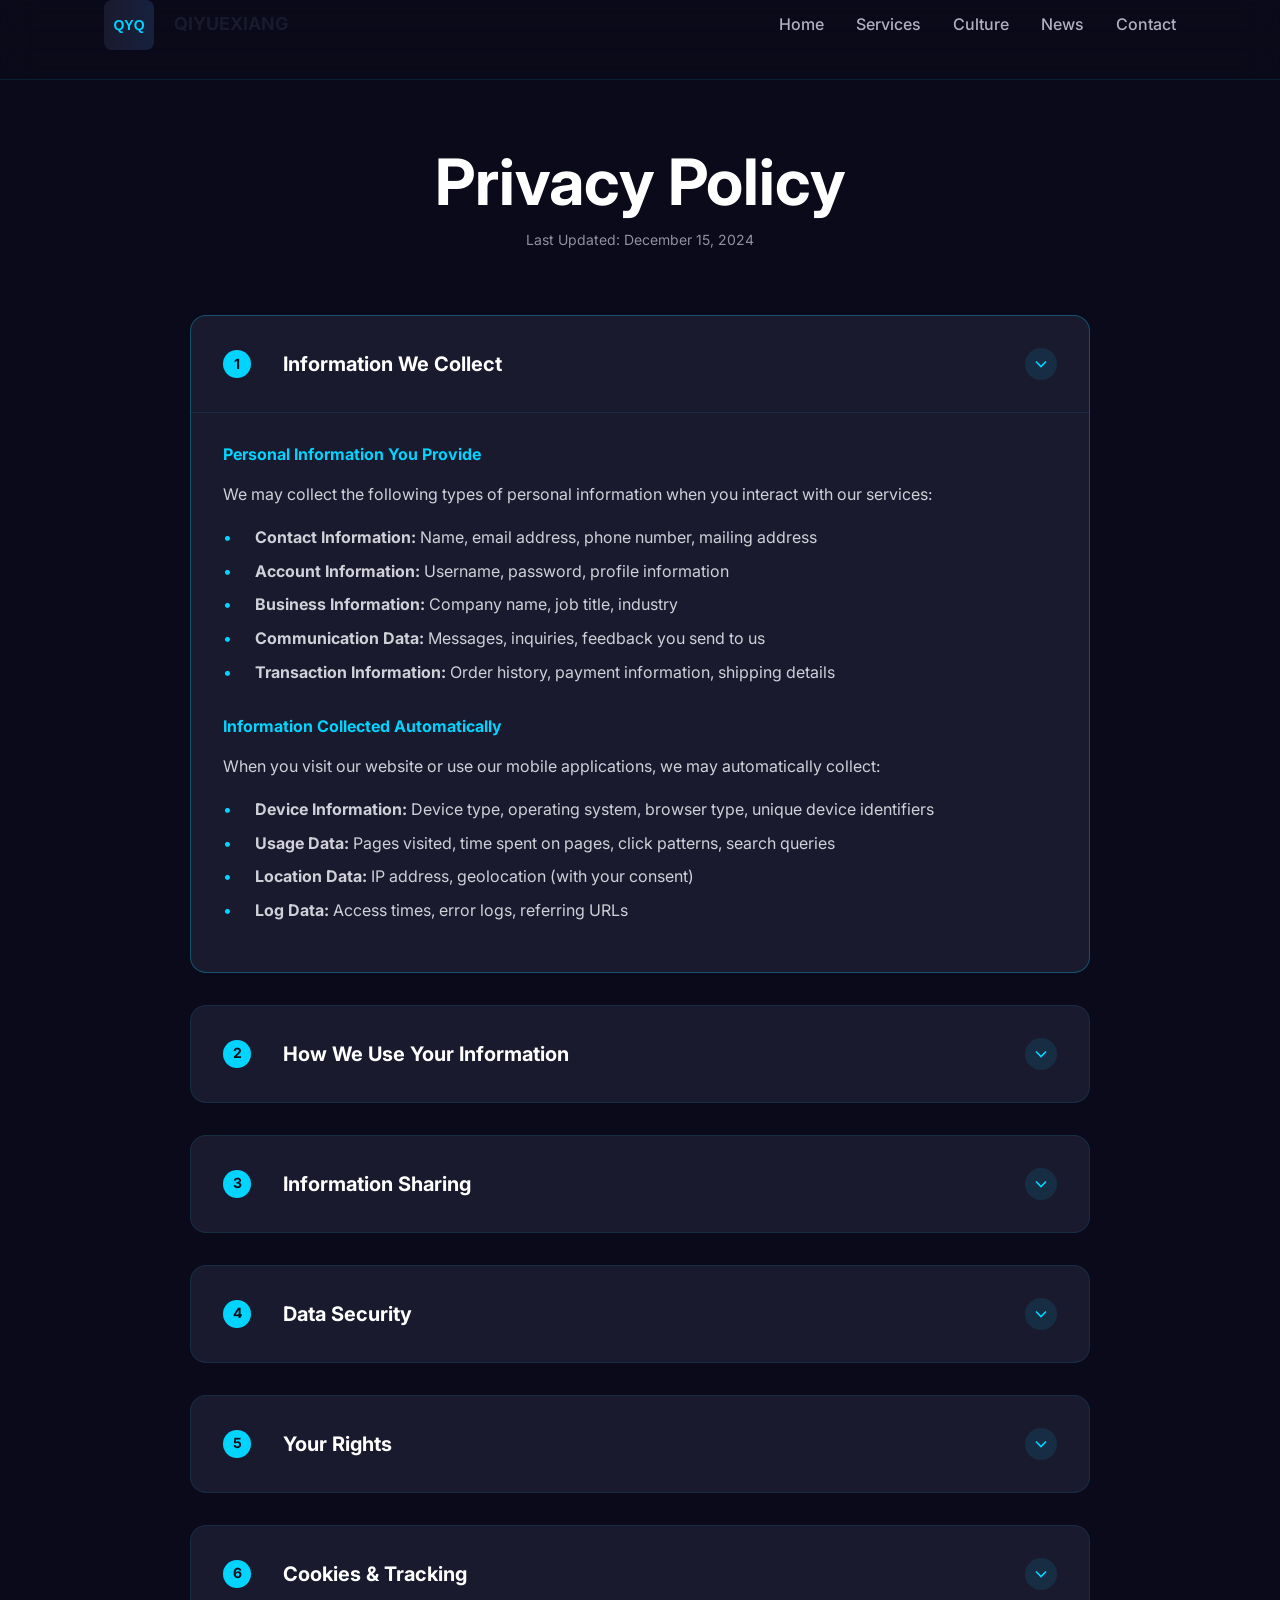
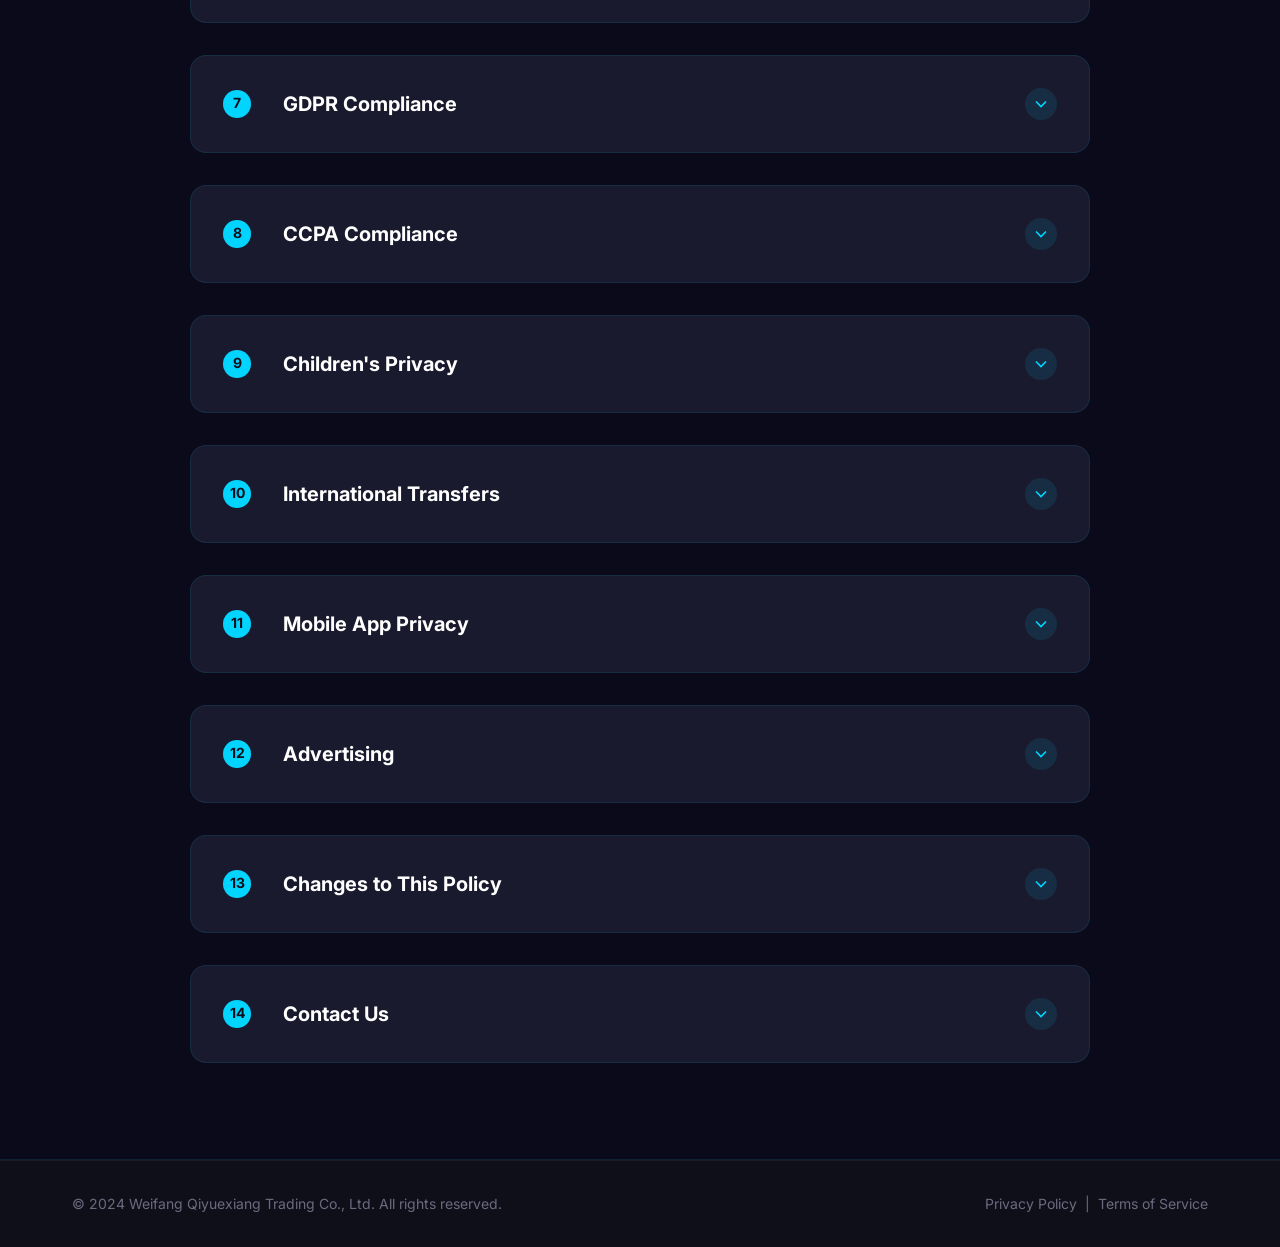
<file: privacy.html>
<!DOCTYPE html>
<html lang="en">
<head>
    <meta charset="UTF-8">
    <meta name="viewport" content="width=device-width, initial-scale=1.0">
    <meta name="description" content="Privacy Policy of Weifang Qiyuexiang Trading Co., Ltd - Learn how we collect, use, and protect your personal information.">
    <meta name="robots" content="noindex, nofollow">
    <meta name="googlebot" content="noindex, nofollow">
    <meta name="language" content="English">
    
    <link rel="canonical" href="https://qiyuexiang.com/privacy">
    <link rel="icon" type="image/svg+xml" href="images/favicon.svg">
    
    <title>Privacy Policy - Qiyuexiang Trading Co., Ltd</title>
    
    <link rel="preconnect" href="https://fonts.googleapis.com">
    <link rel="preconnect" href="https://fonts.gstatic.com" crossorigin>
    <link href="https://fonts.googleapis.com/css2?family=Inter:wght@300;400;500;600;700;800;900&display=swap" rel="stylesheet">
    
    <link rel="stylesheet" href="css/styles.css">
</head>
<body>
    <!-- Header -->
    <header class="header header-static" id="header">
        <div class="container">
            <nav class="nav">
                <a href="index.html" class="logo">
                    <svg viewBox="0 0 200 50" class="logo-svg">
                        <defs>
                            <linearGradient id="logoGradient" x1="0%" y1="0%" x2="100%" y2="0%">
                                <stop offset="0%" style="stop-color:#1a1a2e"/>
                                <stop offset="100%" style="stop-color:#16213e"/>
                            </linearGradient>
                        </defs>
                        <rect x="0" y="0" width="50" height="50" rx="8" fill="url(#logoGradient)"/>
                        <text x="25" y="30" font-family="Arial, sans-serif" font-weight="700" font-size="14" fill="#00d4ff" text-anchor="middle">QYQ</text>
                        <text x="70" y="30" font-family="Inter" font-weight="700" font-size="18" fill="#1a1a2e">QIYUEXIANG</text>
                    </svg>
                </a>
                
                <ul class="nav-menu" id="navMenu">
                    <li><a href="index.html">Home</a></li>
                    <li><a href="services.html">Services</a></li>
                    <li><a href="culture.html">Culture</a></li>
                    <li><a href="news.html">News</a></li>
                    <li><a href="contact.html">Contact</a></li>
                </ul>
                
                <button class="nav-toggle" id="navToggle" aria-label="Toggle navigation">
                    <span></span>
                    <span></span>
                    <span></span>
                </button>
            </nav>
        </div>
    </header>

    <!-- Privacy Policy Content -->
    <section class="legal-page">
        <div class="container">
            <div class="legal-content" data-animate="fadeInUp">
                <h1>Privacy Policy</h1>
                <p class="last-updated">Last Updated: December 15, 2024</p>
                
                <div class="legal-cards">
                    <!-- Card 1 -->
                    <div class="legal-card highlight">
                        <div class="legal-card-header">
                            <div class="legal-card-title">
                                <span class="legal-card-number">1</span>
                                <h2>Information We Collect</h2>
                            </div>
                            <div class="legal-card-toggle">
                                <svg viewBox="0 0 24 24" width="20" height="20" fill="none" stroke="currentColor" stroke-width="2">
                                    <path d="M6 9l6 6 6-6"/>
                                </svg>
                            </div>
                        </div>
                        <div class="legal-card-content">
                            <div class="legal-card-body">
                                <h3>Personal Information You Provide</h3>
                                <p>We may collect the following types of personal information when you interact with our services:</p>
                                <ul>
                                    <li><strong>Contact Information:</strong> Name, email address, phone number, mailing address</li>
                                    <li><strong>Account Information:</strong> Username, password, profile information</li>
                                    <li><strong>Business Information:</strong> Company name, job title, industry</li>
                                    <li><strong>Communication Data:</strong> Messages, inquiries, feedback you send to us</li>
                                    <li><strong>Transaction Information:</strong> Order history, payment information, shipping details</li>
                                </ul>
                                
                                <h3>Information Collected Automatically</h3>
                                <p>When you visit our website or use our mobile applications, we may automatically collect:</p>
                                <ul>
                                    <li><strong>Device Information:</strong> Device type, operating system, browser type, unique device identifiers</li>
                                    <li><strong>Usage Data:</strong> Pages visited, time spent on pages, click patterns, search queries</li>
                                    <li><strong>Location Data:</strong> IP address, geolocation (with your consent)</li>
                                    <li><strong>Log Data:</strong> Access times, error logs, referring URLs</li>
                                </ul>
                            </div>
                        </div>
                    </div>

                    <!-- Card 2 -->
                    <div class="legal-card">
                        <div class="legal-card-header">
                            <div class="legal-card-title">
                                <span class="legal-card-number">2</span>
                                <h2>How We Use Your Information</h2>
                            </div>
                            <div class="legal-card-toggle">
                                <svg viewBox="0 0 24 24" width="20" height="20" fill="none" stroke="currentColor" stroke-width="2">
                                    <path d="M6 9l6 6 6-6"/>
                                </svg>
                            </div>
                        </div>
                        <div class="legal-card-content">
                            <div class="legal-card-body">
                                <p>We use the information we collect for the following purposes:</p>
                                <ul>
                                    <li>To provide, maintain, and improve our services</li>
                                    <li>To process transactions and send related information</li>
                                    <li>To respond to your inquiries and fulfill your requests</li>
                                    <li>To send promotional communications (with your consent)</li>
                                    <li>To personalize your experience and provide tailored content</li>
                                    <li>To monitor and analyze usage patterns and trends</li>
                                    <li>To detect, prevent, and address technical issues and fraud</li>
                                    <li>To comply with legal obligations and protect our rights</li>
                                </ul>
                            </div>
                        </div>
                    </div>

                    <!-- Card 3 -->
                    <div class="legal-card">
                        <div class="legal-card-header">
                            <div class="legal-card-title">
                                <span class="legal-card-number">3</span>
                                <h2>Information Sharing</h2>
                            </div>
                            <div class="legal-card-toggle">
                                <svg viewBox="0 0 24 24" width="20" height="20" fill="none" stroke="currentColor" stroke-width="2">
                                    <path d="M6 9l6 6 6-6"/>
                                </svg>
                            </div>
                        </div>
                        <div class="legal-card-content">
                            <div class="legal-card-body">
                                <p>We may share your information with:</p>
                                <ul>
                                    <li><strong>Service Providers:</strong> Payment processing, shipping, cloud hosting, customer support</li>
                                    <li><strong>Business Transfers:</strong> In case of merger, acquisition, or asset sale</li>
                                    <li><strong>Legal Requirements:</strong> To comply with applicable laws and regulations</li>
                                    <li><strong>With Your Consent:</strong> When you explicitly agree to such sharing</li>
                                </ul>
                            </div>
                        </div>
                    </div>

                    <!-- Card 4 -->
                    <div class="legal-card">
                        <div class="legal-card-header">
                            <div class="legal-card-title">
                                <span class="legal-card-number">4</span>
                                <h2>Data Security</h2>
                            </div>
                            <div class="legal-card-toggle">
                                <svg viewBox="0 0 24 24" width="20" height="20" fill="none" stroke="currentColor" stroke-width="2">
                                    <path d="M6 9l6 6 6-6"/>
                                </svg>
                            </div>
                        </div>
                        <div class="legal-card-content">
                            <div class="legal-card-body">
                                <p>We implement appropriate technical and organizational measures to protect your personal information, including:</p>
                                <ul>
                                    <li>Encryption of sensitive data during transmission and at rest</li>
                                    <li>Regular security assessments and penetration testing</li>
                                    <li>Access controls and authentication measures</li>
                                    <li>Employee training on data protection and privacy</li>
                                    <li>Incident response procedures and breach notification protocols</li>
                                </ul>
                                <p>While we strive to protect your information, no method of transmission over the Internet or electronic storage is 100% secure.</p>
                            </div>
                        </div>
                    </div>

                    <!-- Card 5 -->
                    <div class="legal-card">
                        <div class="legal-card-header">
                            <div class="legal-card-title">
                                <span class="legal-card-number">5</span>
                                <h2>Your Rights</h2>
                            </div>
                            <div class="legal-card-toggle">
                                <svg viewBox="0 0 24 24" width="20" height="20" fill="none" stroke="currentColor" stroke-width="2">
                                    <path d="M6 9l6 6 6-6"/>
                                </svg>
                            </div>
                        </div>
                        <div class="legal-card-content">
                            <div class="legal-card-body">
                                <p>Depending on your location, you may have the following rights:</p>
                                <ul>
                                    <li><strong>Access:</strong> Request a copy of the personal information we hold about you</li>
                                    <li><strong>Correction:</strong> Request correction of inaccurate or incomplete information</li>
                                    <li><strong>Deletion:</strong> Request deletion of your personal information</li>
                                    <li><strong>Portability:</strong> Request transfer of your information in a structured format</li>
                                    <li><strong>Objection:</strong> Object to certain processing activities</li>
                                    <li><strong>Withdraw Consent:</strong> Withdraw consent where processing is based on consent</li>
                                </ul>
                            </div>
                        </div>
                    </div>

                    <!-- Card 6 -->
                    <div class="legal-card">
                        <div class="legal-card-header">
                            <div class="legal-card-title">
                                <span class="legal-card-number">6</span>
                                <h2>Cookies & Tracking</h2>
                            </div>
                            <div class="legal-card-toggle">
                                <svg viewBox="0 0 24 24" width="20" height="20" fill="none" stroke="currentColor" stroke-width="2">
                                    <path d="M6 9l6 6 6-6"/>
                                </svg>
                            </div>
                        </div>
                        <div class="legal-card-content">
                            <div class="legal-card-body">
                                <p>We use cookies and similar tracking technologies:</p>
                                <ul>
                                    <li><strong>Essential Cookies:</strong> Required for basic website functionality</li>
                                    <li><strong>Analytics Cookies:</strong> Help us understand how visitors use our website</li>
                                    <li><strong>Preference Cookies:</strong> Remember your settings and preferences</li>
                                    <li><strong>Marketing Cookies:</strong> Track browsing behavior for targeted advertising</li>
                                </ul>
                                <p>You can control cookies through your browser settings.</p>
                            </div>
                        </div>
                    </div>

                    <!-- Card 7 -->
                    <div class="legal-card">
                        <div class="legal-card-header">
                            <div class="legal-card-title">
                                <span class="legal-card-number">7</span>
                                <h2>GDPR Compliance</h2>
                            </div>
                            <div class="legal-card-toggle">
                                <svg viewBox="0 0 24 24" width="20" height="20" fill="none" stroke="currentColor" stroke-width="2">
                                    <path d="M6 9l6 6 6-6"/>
                                </svg>
                            </div>
                        </div>
                        <div class="legal-card-content">
                            <div class="legal-card-body">
                                <p>If you are located in the European Economic Area (EEA), we process your personal information based on:</p>
                                <ul>
                                    <li><strong>Contract Performance:</strong> Processing necessary to provide our services</li>
                                    <li><strong>Legitimate Interests:</strong> Processing for our legitimate business interests</li>
                                    <li><strong>Consent:</strong> Processing based on your explicit consent</li>
                                    <li><strong>Legal Obligation:</strong> Processing required to comply with applicable laws</li>
                                </ul>
                                <p>Contact our Data Protection Officer at: <a href="mailto:privacy@qiyuexiang.com">privacy@qiyuexiang.com</a></p>
                            </div>
                        </div>
                    </div>

                    <!-- Card 8 -->
                    <div class="legal-card">
                        <div class="legal-card-header">
                            <div class="legal-card-title">
                                <span class="legal-card-number">8</span>
                                <h2>CCPA Compliance</h2>
                            </div>
                            <div class="legal-card-toggle">
                                <svg viewBox="0 0 24 24" width="20" height="20" fill="none" stroke="currentColor" stroke-width="2">
                                    <path d="M6 9l6 6 6-6"/>
                                </svg>
                            </div>
                        </div>
                        <div class="legal-card-content">
                            <div class="legal-card-body">
                                <p>If you are a California resident, you have additional rights under CCPA:</p>
                                <ul>
                                    <li><strong>Right to Know:</strong> Request disclosure of personal information collected</li>
                                    <li><strong>Right to Delete:</strong> Request deletion of personal information</li>
                                    <li><strong>Right to Opt-Out:</strong> Opt-out of the sale of personal information</li>
                                    <li><strong>Right to Non-Discrimination:</strong> Not be discriminated against for exercising your rights</li>
                                </ul>
                            </div>
                        </div>
                    </div>

                    <!-- Card 9 -->
                    <div class="legal-card">
                        <div class="legal-card-header">
                            <div class="legal-card-title">
                                <span class="legal-card-number">9</span>
                                <h2>Children's Privacy</h2>
                            </div>
                            <div class="legal-card-toggle">
                                <svg viewBox="0 0 24 24" width="20" height="20" fill="none" stroke="currentColor" stroke-width="2">
                                    <path d="M6 9l6 6 6-6"/>
                                </svg>
                            </div>
                        </div>
                        <div class="legal-card-content">
                            <div class="legal-card-body">
                                <p>Our services are not directed to children under the age of 16. We do not knowingly collect personal information from children without parental consent.</p>
                                <p>If we become aware that we have collected personal information from a child under 13 without parental consent, we will take steps to delete that information promptly.</p>
                            </div>
                        </div>
                    </div>

                    <!-- Card 10 -->
                    <div class="legal-card">
                        <div class="legal-card-header">
                            <div class="legal-card-title">
                                <span class="legal-card-number">10</span>
                                <h2>International Transfers</h2>
                            </div>
                            <div class="legal-card-toggle">
                                <svg viewBox="0 0 24 24" width="20" height="20" fill="none" stroke="currentColor" stroke-width="2">
                                    <path d="M6 9l6 6 6-6"/>
                                </svg>
                            </div>
                        </div>
                        <div class="legal-card-content">
                            <div class="legal-card-body">
                                <p>Your information may be transferred to and processed in countries other than your country of residence. When we transfer personal information internationally, we ensure appropriate safeguards are in place, including:</p>
                                <ul>
                                    <li>Standard Contractual Clauses (SCCs) approved by relevant authorities</li>
                                    <li>Binding Corporate Rules for intra-group transfers</li>
                                    <li>Privacy Shield certification (for transfers from the EU/Switzerland to the US)</li>
                                </ul>
                            </div>
                        </div>
                    </div>

                    <!-- Card 11 -->
                    <div class="legal-card">
                        <div class="legal-card-header">
                            <div class="legal-card-title">
                                <span class="legal-card-number">11</span>
                                <h2>Mobile App Privacy</h2>
                            </div>
                            <div class="legal-card-toggle">
                                <svg viewBox="0 0 24 24" width="20" height="20" fill="none" stroke="currentColor" stroke-width="2">
                                    <path d="M6 9l6 6 6-6"/>
                                </svg>
                            </div>
                        </div>
                        <div class="legal-card-content">
                            <div class="legal-card-body">
                                <h3>Permissions We May Request</h3>
                                <ul>
                                    <li><strong>Camera:</strong> For scanning documents, taking photos, or video calls</li>
                                    <li><strong>Location:</strong> For location-based services (with your consent)</li>
                                    <li><strong>Storage:</strong> For saving files and data locally</li>
                                    <li><strong>Notifications:</strong> For push notifications and updates</li>
                                </ul>
                            </div>
                        </div>
                    </div>

                    <!-- Card 12 -->
                    <div class="legal-card">
                        <div class="legal-card-header">
                            <div class="legal-card-title">
                                <span class="legal-card-number">12</span>
                                <h2>Advertising</h2>
                            </div>
                            <div class="legal-card-toggle">
                                <svg viewBox="0 0 24 24" width="20" height="20" fill="none" stroke="currentColor" stroke-width="2">
                                    <path d="M6 9l6 6 6-6"/>
                                </svg>
                            </div>
                        </div>
                        <div class="legal-card-content">
                            <div class="legal-card-body">
                                <p>Our mobile applications may include advertising from third-party ad networks:</p>
                                <ul>
                                    <li>Google AdMob, Facebook Audience Network</li>
                                    <li>Unity Ads, AppLovin MAX, IronSource</li>
                                    <li>Vungle, Chartboost, AdColony</li>
                                </ul>
                                <p>You can control advertising preferences through device settings and network-specific opt-out mechanisms.</p>
                            </div>
                        </div>
                    </div>

                    <!-- Card 13 -->
                    <div class="legal-card">
                        <div class="legal-card-header">
                            <div class="legal-card-title">
                                <span class="legal-card-number">13</span>
                                <h2>Changes to This Policy</h2>
                            </div>
                            <div class="legal-card-toggle">
                                <svg viewBox="0 0 24 24" width="20" height="20" fill="none" stroke="currentColor" stroke-width="2">
                                    <path d="M6 9l6 6 6-6"/>
                                </svg>
                            </div>
                        </div>
                        <div class="legal-card-content">
                            <div class="legal-card-body">
                                <p>We may update this Privacy Policy from time to time. When we make material changes:</p>
                                <ul>
                                    <li>We will update the "Last Updated" date at the top of this policy</li>
                                    <li>We will notify you through prominent notice on our website or within the app</li>
                                    <li>For significant changes, we will obtain your consent where required by law</li>
                                </ul>
                            </div>
                        </div>
                    </div>

                    <!-- Card 14 -->
                    <div class="legal-card">
                        <div class="legal-card-header">
                            <div class="legal-card-title">
                                <span class="legal-card-number">14</span>
                                <h2>Contact Us</h2>
                            </div>
                            <div class="legal-card-toggle">
                                <svg viewBox="0 0 24 24" width="20" height="20" fill="none" stroke="currentColor" stroke-width="2">
                                    <path d="M6 9l6 6 6-6"/>
                                </svg>
                            </div>
                        </div>
                        <div class="legal-card-content">
                            <div class="legal-card-body">
                                <p>If you have any questions about this Privacy Policy or our data practices, please contact us:</p>
                                <p><strong>Weifang Qiyuexiang Trading Co., Ltd</strong></p>
                                <p>Address: 1000 meters west of the intersection of Changqing Street and Heping South Road, Junbukou Comprehensive Project Area, Wangliu Street, Weifang, Shandong Province, China 261000</p>
                                <p>Email: <a href="mailto:privacy@qiyuexiang.com">privacy@qiyuexiang.com</a><br>
                                General Support: <a href="mailto:support@qiyuexiang.com">support@qiyuexiang.com</a><br>
                                Business Inquiries: <a href="mailto:guoqiang@qiyuexiang.com">guoqiang@qiyuexiang.com</a></p>
                                <p>We will respond to your inquiry within 30 days of receipt.</p>
                            </div>
                        </div>
                    </div>
                </div>
            </div>
        </div>
    </section>

    <!-- Footer -->
    <footer class="footer">
        <div class="footer-bottom">
            <div class="container">
                <div class="footer-bottom-content">
                    <p>&copy; 2024 Weifang Qiyuexiang Trading Co., Ltd. All rights reserved.</p>
                    <div class="footer-legal">
                        <a href="privacy.html">Privacy Policy</a>
                        <span>|</span>
                        <a href="terms.html">Terms of Service</a>
                    </div>
                </div>
            </div>
        </div>
    </footer>

    <script src="js/main.js"></script>
    <script>
        // Legal Card Toggle Functionality
        document.querySelectorAll('.legal-card-header').forEach(header => {
            header.addEventListener('click', function() {
                const card = this.closest('.legal-card');
                card.classList.toggle('active');
            });
        });
    </script>
</body>
</html>
</file>
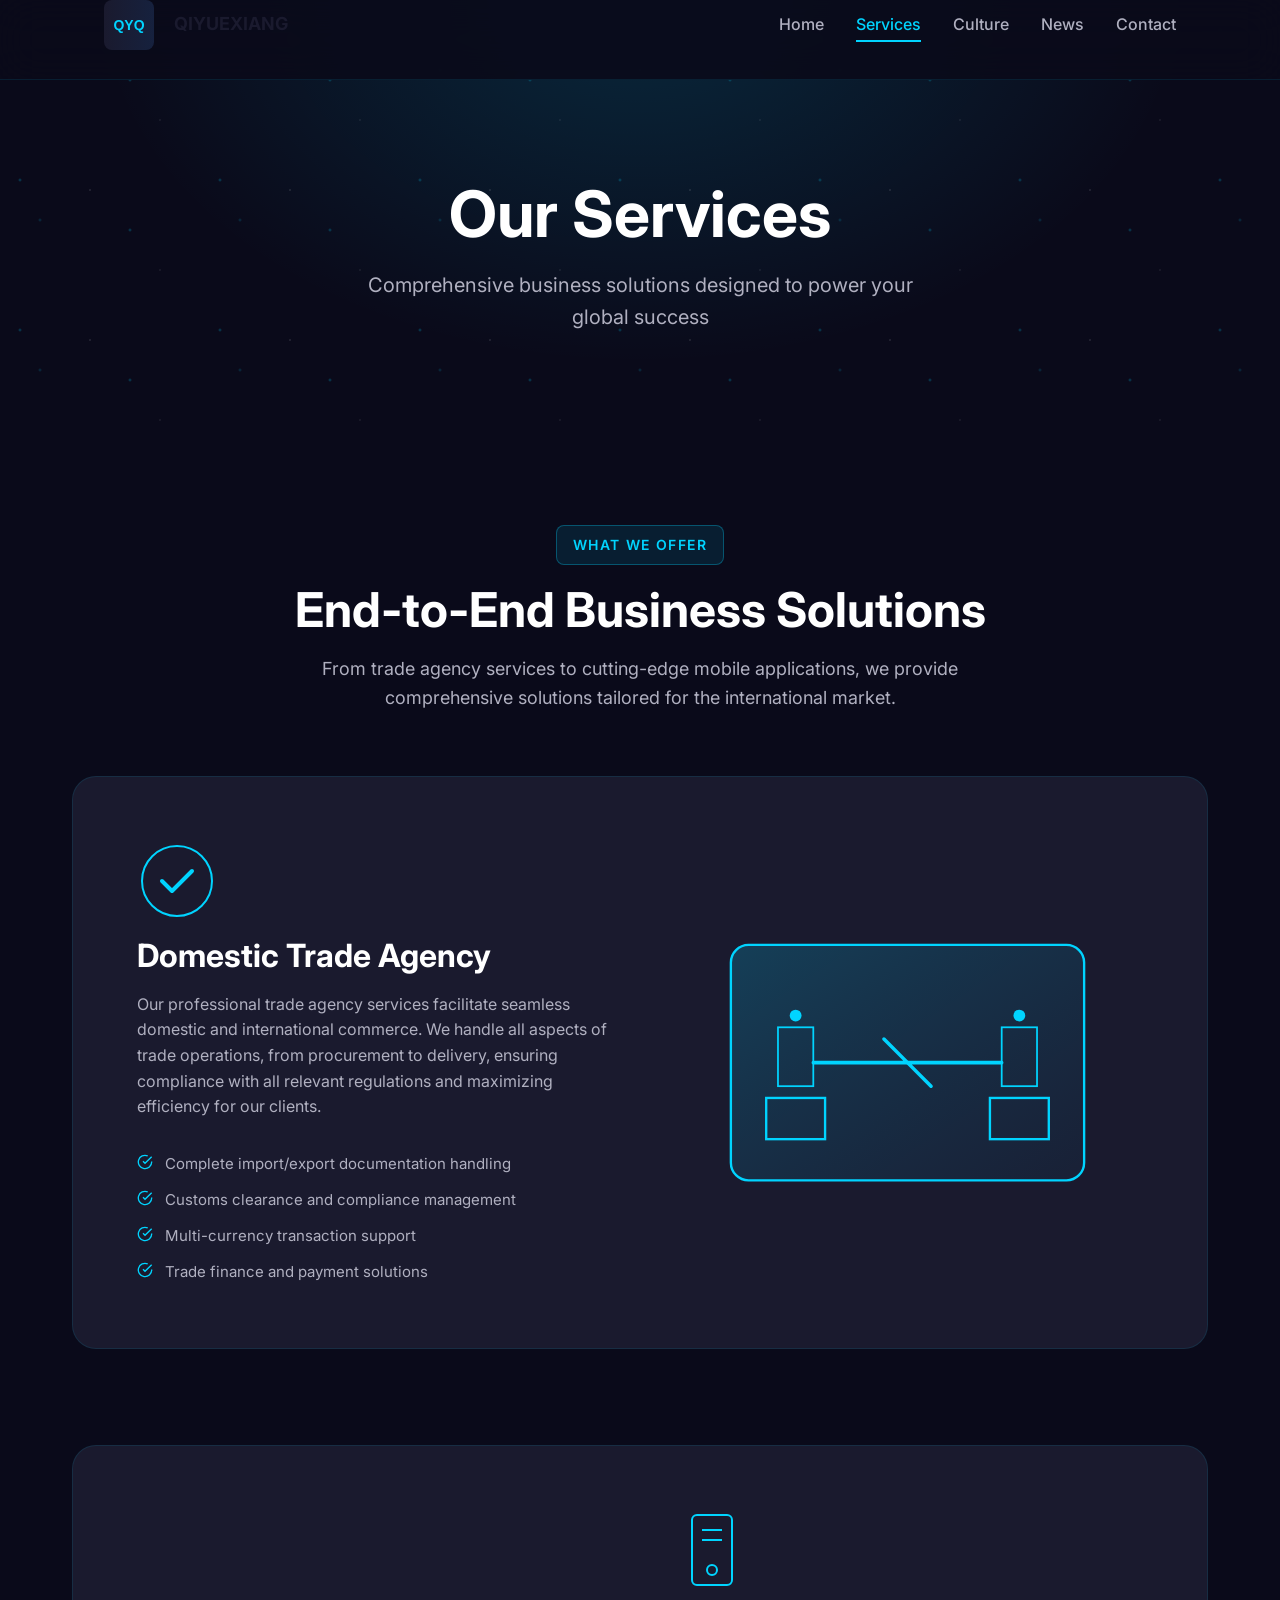
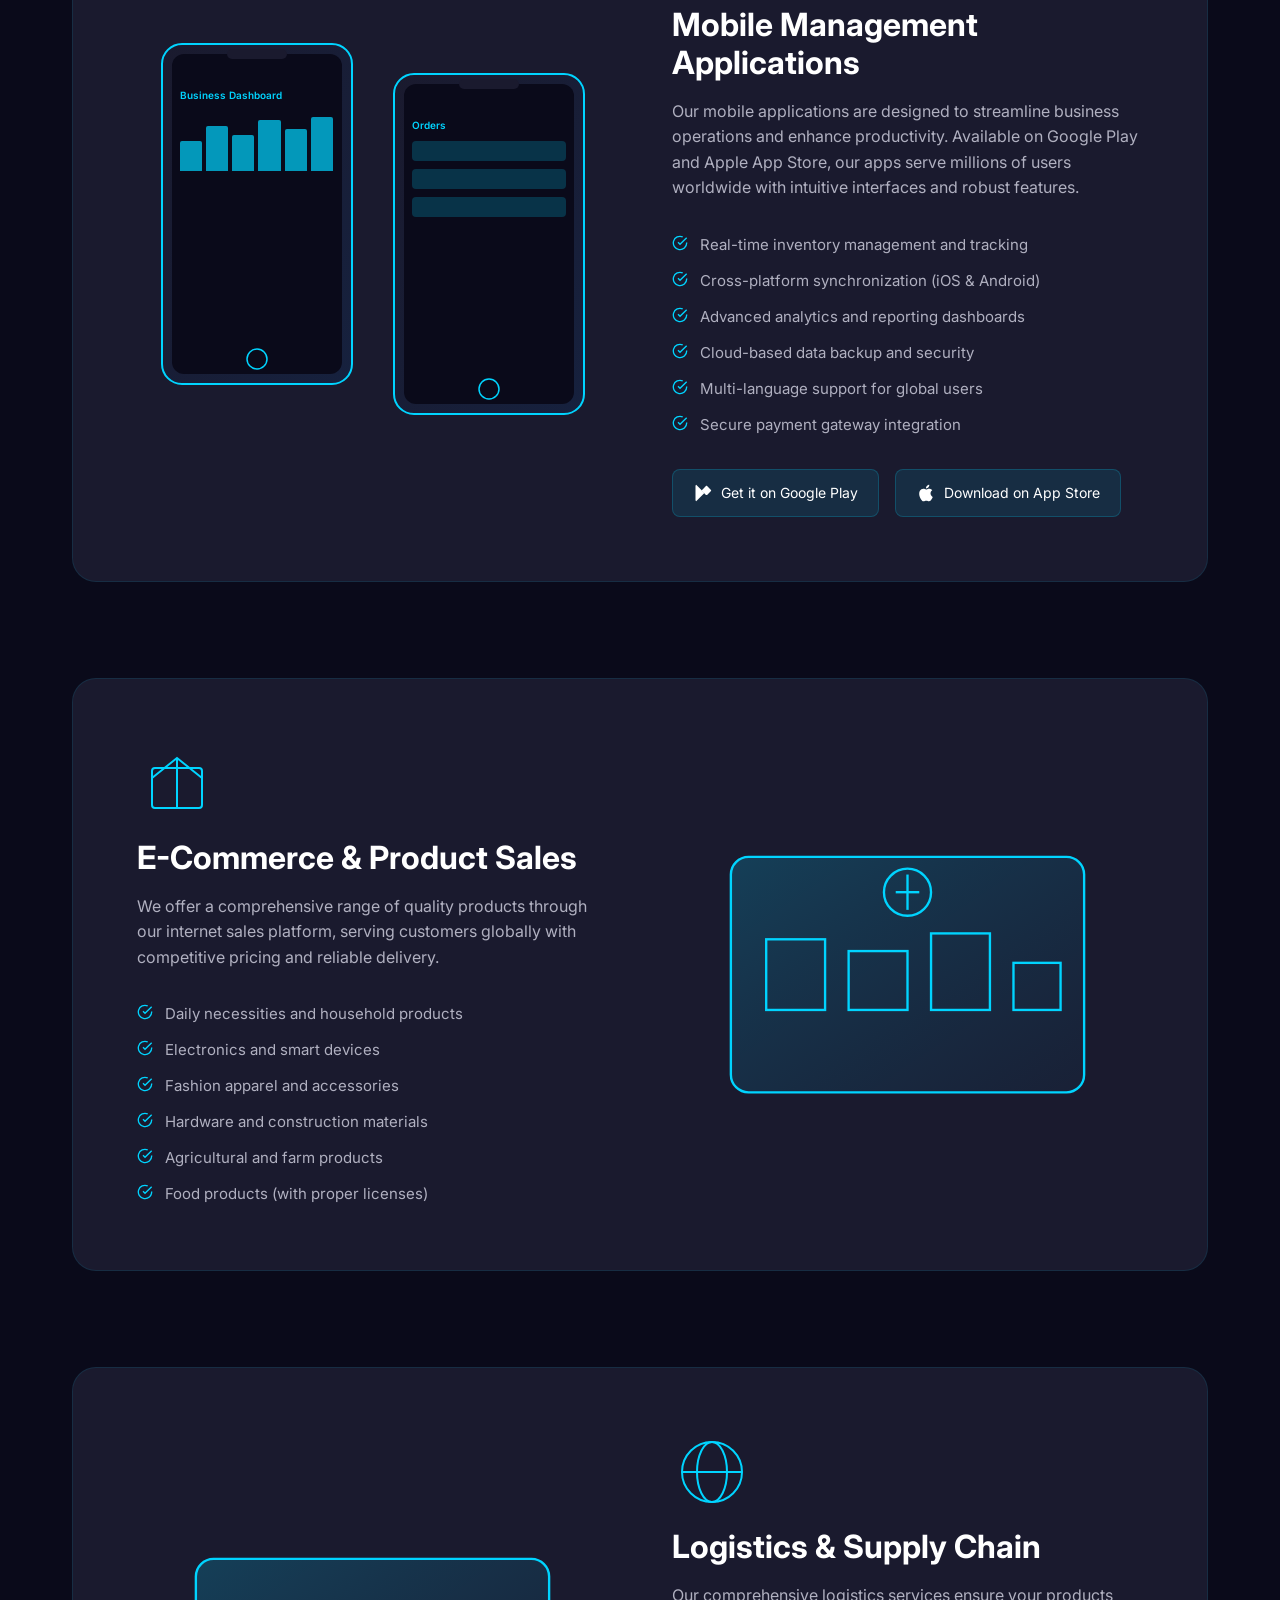
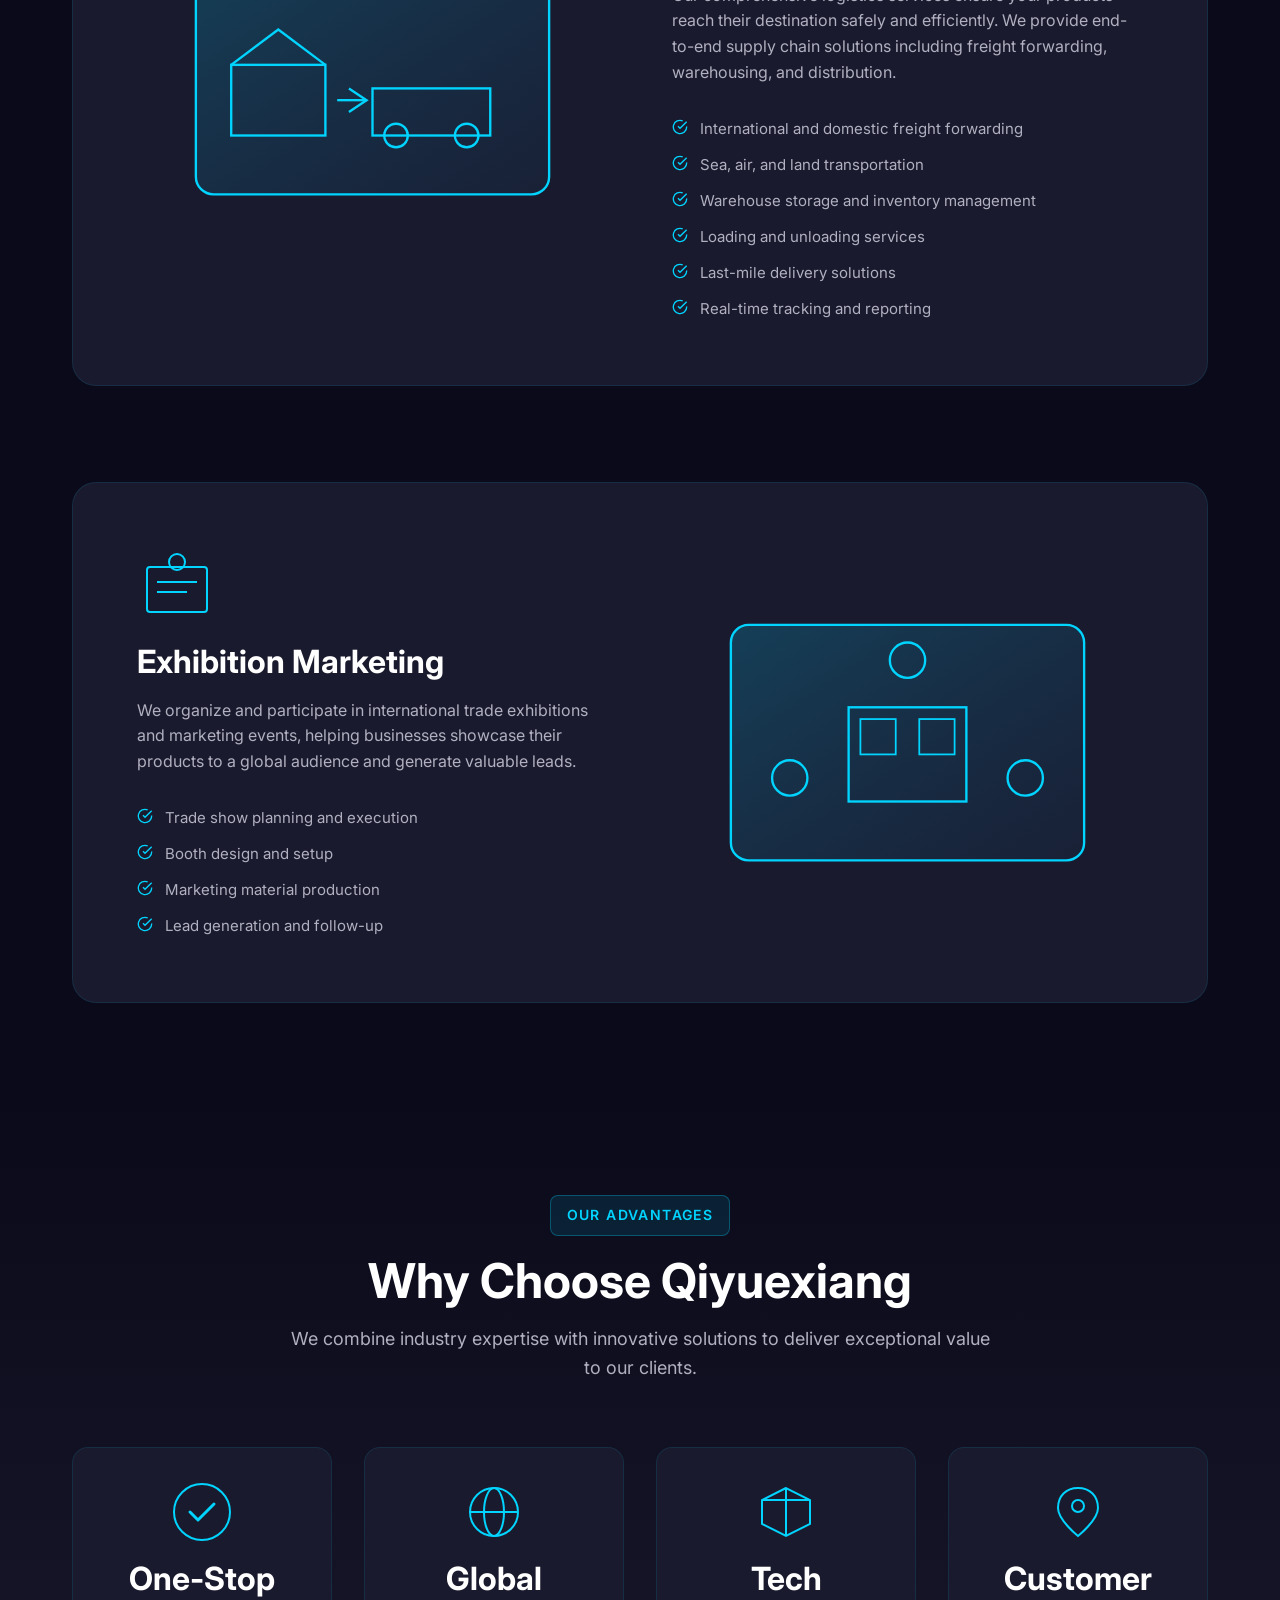
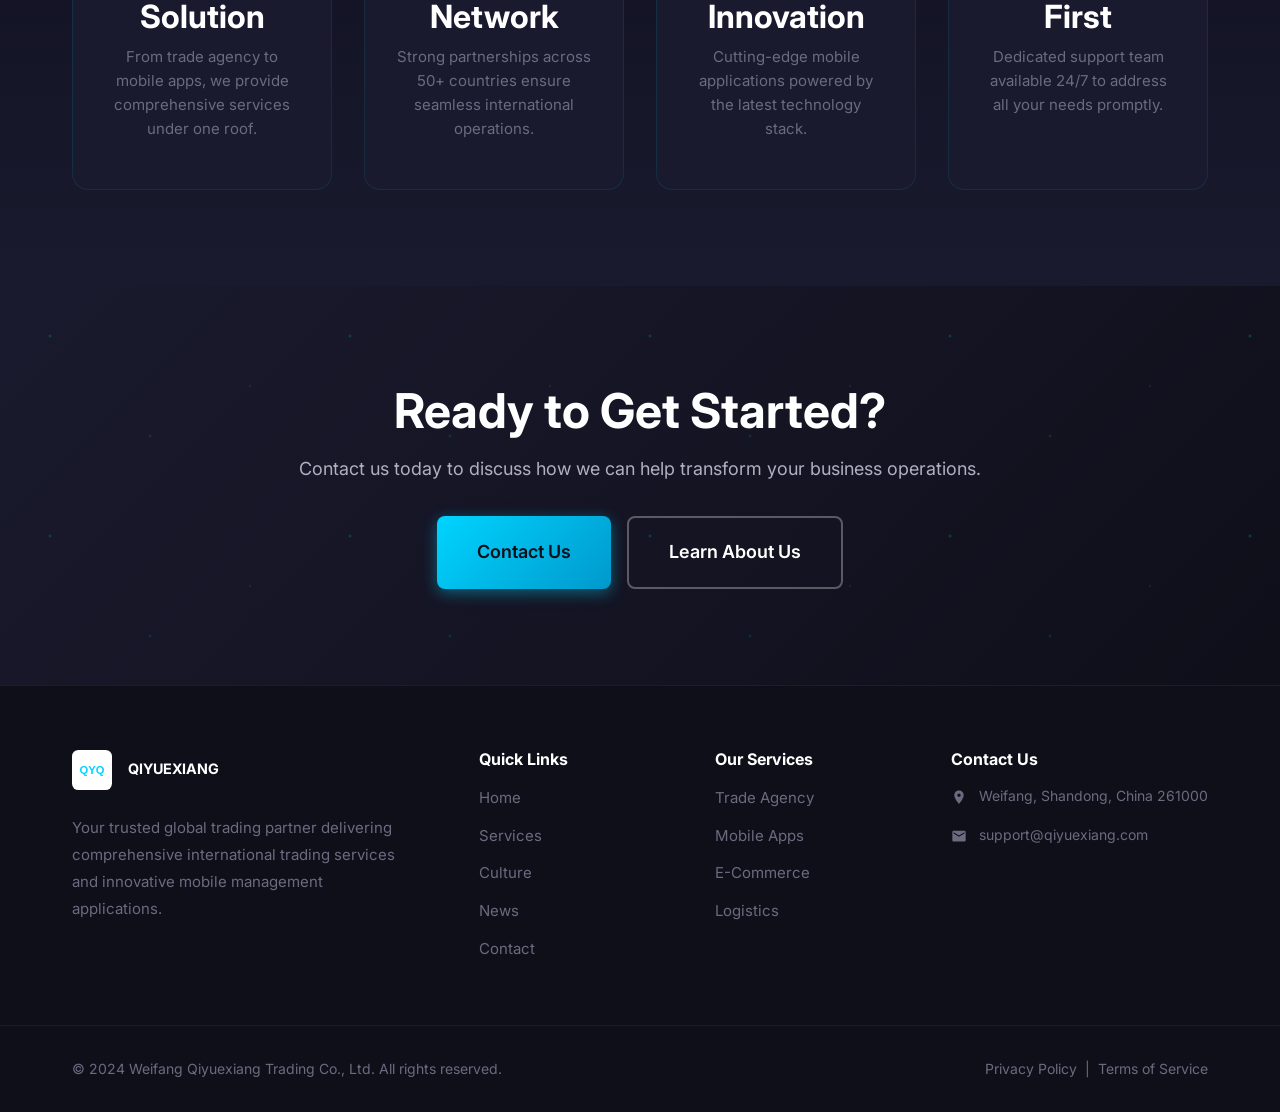
<file: services.html>
<!DOCTYPE html>
<html lang="en">
<head>
    <meta charset="UTF-8">
    <meta name="viewport" content="width=device-width, initial-scale=1.0">
    <meta name="description" content="Qiyuexiang Services - Comprehensive trading solutions including domestic trade agency, mobile management apps, e-commerce, logistics, and exhibition marketing services.">
    <meta name="keywords" content="trade agency, mobile apps, e-commerce, logistics, freight forwarding, warehousing, exhibition marketing, Weifang China">
    <meta name="author" content="Weifang Qiyuexiang Trading Co., Ltd">
    <meta name="robots" content="index, follow">
    <meta name="googlebot" content="index, follow">
    <meta name="language" content="English">
    
    <meta property="og:title" content="Our Services - Qiyuexiang Trading Co., Ltd">
    <meta property="og:description" content="Comprehensive business solutions including trading agency, mobile apps, e-commerce, and logistics services.">
    <meta property="og:type" content="website">
    <meta property="og:url" content="https://qiyuexiang.com/services">
    <meta property="og:site_name" content="Qiyuexiang">
    
    <link rel="canonical" href="https://qiyuexiang.com/services">
    <link rel="icon" type="image/svg+xml" href="images/favicon.svg">
    
    <title>Our Services - Qiyuexiang Trading Co., Ltd | Global Trade & Mobile Solutions</title>
    
    <link rel="preconnect" href="https://fonts.googleapis.com">
    <link rel="preconnect" href="https://fonts.gstatic.com" crossorigin>
    <link href="https://fonts.googleapis.com/css2?family=Inter:wght@300;400;500;600;700;800;900&display=swap" rel="stylesheet">
    
    <link rel="stylesheet" href="css/styles.css">
    
    <script type="application/ld+json">
    {
        "@context": "https://schema.org",
        "@type": "Service",
        "serviceType": "International Trade Services",
        "provider": {
            "@type": "Organization",
            "name": "Weifang Qiyuexiang Trading Co., Ltd",
            "url": "https://qiyuexiang.com"
        },
        "areaServed": "Worldwide",
        "hasOfferCatalog": {
            "@type": "OfferCatalog",
            "name": "Business Services",
            "itemListElement": [
                {"@type": "Offer", "itemOffered": {"@type": "Service", "name": "Domestic Trade Agency"}},
                {"@type": "Offer", "itemOffered": {"@type": "Service", "name": "Mobile App Development"}},
                {"@type": "Offer", "itemOffered": {"@type": "Service", "name": "E-Commerce Solutions"}},
                {"@type": "Offer", "itemOffered": {"@type": "Service", "name": "Freight Forwarding"}},
                {"@type": "Offer", "itemOffered": {"@type": "Service", "name": "Exhibition Marketing"}}
            ]
        }
    }
    </script>
</head>
<body>
    <!-- Header -->
    <header class="header" id="header">
        <div class="container">
            <nav class="nav">
                <a href="index.html" class="logo">
                    <svg viewBox="0 0 200 50" class="logo-svg">
                        <defs>
                            <linearGradient id="logoGradient" x1="0%" y1="0%" x2="100%" y2="0%">
                                <stop offset="0%" style="stop-color:#1a1a2e"/>
                                <stop offset="100%" style="stop-color:#16213e"/>
                            </linearGradient>
                        </defs>
                        <rect x="0" y="0" width="50" height="50" rx="8" fill="url(#logoGradient)"/>
<text x="25" y="30" font-family="Arial, sans-serif" font-weight="700" font-size="14" fill="#00d4ff" text-anchor="middle">QYQ</text>
                        <text x="70" y="30" font-family="Inter" font-weight="700" font-size="18" fill="#1a1a2e">QIYUEXIANG</text>
                    </svg>
                </a>
                
                <ul class="nav-menu" id="navMenu">
                    <li><a href="index.html">Home</a></li>
                    <li><a href="services.html" class="active">Services</a></li>
                    <li><a href="culture.html">Culture</a></li>
                    <li><a href="news.html">News</a></li>
                    <li><a href="contact.html">Contact</a></li>
                </ul>
                
                <button class="nav-toggle" id="navToggle" aria-label="Toggle navigation">
                    <span></span>
                    <span></span>
                    <span></span>
                </button>
            </nav>
        </div>
    </header>

    <!-- Page Hero -->
    <section class="page-hero">
        <div class="page-hero-bg">
            <div class="hero-gradient"></div>
            <div class="hero-particles"></div>
        </div>
        <div class="container">
            <div class="page-hero-content" data-animate="fadeInUp">
                <h1>Our Services</h1>
                <p>Comprehensive business solutions designed to power your global success</p>
            </div>
        </div>
    </section>

    <!-- Services Overview -->
    <section class="services-overview">
        <div class="container">
            <div class="section-header" data-animate="fadeInUp">
                <span class="section-tag">What We Offer</span>
                <h2 class="section-title">End-to-End Business Solutions</h2>
                <p class="section-description">
                    From trade agency services to cutting-edge mobile applications, we provide comprehensive solutions 
                    tailored for the international market.
                </p>
            </div>
            
            <div class="services-list">
                <div class="service-detail" id="trade-agency" data-animate="fadeInUp">
                    <div class="service-detail-content">
                        <div class="service-detail-icon">
                            <svg viewBox="0 0 80 80">
                                <circle cx="40" cy="40" r="35" fill="none" stroke="#00d4ff" stroke-width="2"/>
                                <path d="M25 40 L35 50 L55 30" fill="none" stroke="#00d4ff" stroke-width="4" stroke-linecap="round" stroke-linejoin="round"/>
                            </svg>
                        </div>
                        <div class="service-detail-text">
                            <h3>Domestic Trade Agency</h3>
                            <p>
                                Our professional trade agency services facilitate seamless domestic and international commerce. 
                                We handle all aspects of trade operations, from procurement to delivery, ensuring compliance 
                                with all relevant regulations and maximizing efficiency for our clients.
                            </p>
                            <ul class="service-features">
                                <li>
                                    <svg viewBox="0 0 24 24" width="16" height="16">
                                        <path d="M22 11.08V12a10 10 0 1 1-5.93-9.14" fill="none" stroke="#00d4ff" stroke-width="2"/>
                                        <path d="M22 4L12 14.01l-3-3" fill="none" stroke="#00d4ff" stroke-width="2"/>
                                    </svg>
                                    <span>Complete import/export documentation handling</span>
                                </li>
                                <li>
                                    <svg viewBox="0 0 24 24" width="16" height="16">
                                        <path d="M22 11.08V12a10 10 0 1 1-5.93-9.14" fill="none" stroke="#00d4ff" stroke-width="2"/>
                                        <path d="M22 4L12 14.01l-3-3" fill="none" stroke="#00d4ff" stroke-width="2"/>
                                    </svg>
                                    <span>Customs clearance and compliance management</span>
                                </li>
                                <li>
                                    <svg viewBox="0 0 24 24" width="16" height="16">
                                        <path d="M22 11.08V12a10 10 0 1 1-5.93-9.14" fill="none" stroke="#00d4ff" stroke-width="2"/>
                                        <path d="M22 4L12 14.01l-3-3" fill="none" stroke="#00d4ff" stroke-width="2"/>
                                    </svg>
                                    <span>Multi-currency transaction support</span>
                                </li>
                                <li>
                                    <svg viewBox="0 0 24 24" width="16" height="16">
                                        <path d="M22 11.08V12a10 10 0 1 1-5.93-9.14" fill="none" stroke="#00d4ff" stroke-width="2"/>
                                        <path d="M22 4L12 14.01l-3-3" fill="none" stroke="#00d4ff" stroke-width="2"/>
                                    </svg>
                                    <span>Trade finance and payment solutions</span>
                                </li>
                            </ul>
                        </div>
                    </div>
                    <div class="service-detail-visual">
                        <svg viewBox="0 0 400 300" class="service-illustration">
                            <defs>
                                <linearGradient id="tradeGrad" x1="0%" y1="0%" x2="100%" y2="100%">
                                    <stop offset="0%" style="stop-color:#00d4ff;stop-opacity:0.2"/>
                                    <stop offset="100%" style="stop-color:#0099cc;stop-opacity:0.05"/>
                                </linearGradient>
                            </defs>
                            <rect x="50" y="50" width="300" height="200" rx="15" fill="url(#tradeGrad)" stroke="#00d4ff" stroke-width="2"/>
                            <!-- Trade arrows -->
                            <path d="M120 150 L200 150 L180 130" fill="none" stroke="#00d4ff" stroke-width="3" stroke-linecap="round"/>
                            <path d="M280 150 L200 150 L220 170" fill="none" stroke="#00d4ff" stroke-width="3" stroke-linecap="round"/>
                            <!-- Containers -->
                            <rect x="80" y="180" width="50" height="35" fill="none" stroke="#00d4ff" stroke-width="2"/>
                            <rect x="270" y="180" width="50" height="35" fill="none" stroke="#00d4ff" stroke-width="2"/>
                            <!-- Buildings -->
                            <rect x="90" y="120" width="30" height="50" fill="none" stroke="#00d4ff" stroke-width="1.5"/>
                            <rect x="280" y="120" width="30" height="50" fill="none" stroke="#00d4ff" stroke-width="1.5"/>
                            <!-- Connection dots -->
                            <circle cx="105" cy="110" r="5" fill="#00d4ff"/>
                            <circle cx="295" cy="110" r="5" fill="#00d4ff"/>
                        </svg>
                    </div>
                </div>

                <div class="service-detail reverse" id="mobile-apps" data-animate="fadeInUp">
                    <div class="service-detail-content">
                        <div class="service-detail-icon">
                            <svg viewBox="0 0 80 80">
                                <rect x="20" y="5" width="40" height="70" rx="5" fill="none" stroke="#00d4ff" stroke-width="2"/>
                                <line x1="30" y1="20" x2="50" y2="20" stroke="#00d4ff" stroke-width="2"/>
                                <line x1="30" y1="30" x2="50" y2="30" stroke="#00d4ff" stroke-width="2"/>
                                <circle cx="40" cy="60" r="5" fill="none" stroke="#00d4ff" stroke-width="2"/>
                            </svg>
                        </div>
                        <div class="service-detail-text">
                            <h3>Mobile Management Applications</h3>
                            <p>
                                Our mobile applications are designed to streamline business operations and enhance productivity. 
                                Available on Google Play and Apple App Store, our apps serve millions of users worldwide with 
                                intuitive interfaces and robust features.
                            </p>
                            <ul class="service-features">
                                <li>
                                    <svg viewBox="0 0 24 24" width="16" height="16">
                                        <path d="M22 11.08V12a10 10 0 1 1-5.93-9.14" fill="none" stroke="#00d4ff" stroke-width="2"/>
                                        <path d="M22 4L12 14.01l-3-3" fill="none" stroke="#00d4ff" stroke-width="2"/>
                                    </svg>
                                    <span>Real-time inventory management and tracking</span>
                                </li>
                                <li>
                                    <svg viewBox="0 0 24 24" width="16" height="16">
                                        <path d="M22 11.08V12a10 10 0 1 1-5.93-9.14" fill="none" stroke="#00d4ff" stroke-width="2"/>
                                        <path d="M22 4L12 14.01l-3-3" fill="none" stroke="#00d4ff" stroke-width="2"/>
                                    </svg>
                                    <span>Cross-platform synchronization (iOS & Android)</span>
                                </li>
                                <li>
                                    <svg viewBox="0 0 24 24" width="16" height="16">
                                        <path d="M22 11.08V12a10 10 0 1 1-5.93-9.14" fill="none" stroke="#00d4ff" stroke-width="2"/>
                                        <path d="M22 4L12 14.01l-3-3" fill="none" stroke="#00d4ff" stroke-width="2"/>
                                    </svg>
                                    <span>Advanced analytics and reporting dashboards</span>
                                </li>
                                <li>
                                    <svg viewBox="0 0 24 24" width="16" height="16">
                                        <path d="M22 11.08V12a10 10 0 1 1-5.93-9.14" fill="none" stroke="#00d4ff" stroke-width="2"/>
                                        <path d="M22 4L12 14.01l-3-3" fill="none" stroke="#00d4ff" stroke-width="2"/>
                                    </svg>
                                    <span>Cloud-based data backup and security</span>
                                </li>
                                <li>
                                    <svg viewBox="0 0 24 24" width="16" height="16">
                                        <path d="M22 11.08V12a10 10 0 1 1-5.93-9.14" fill="none" stroke="#00d4ff" stroke-width="2"/>
                                        <path d="M22 4L12 14.01l-3-3" fill="none" stroke="#00d4ff" stroke-width="2"/>
                                    </svg>
                                    <span>Multi-language support for global users</span>
                                </li>
                                <li>
                                    <svg viewBox="0 0 24 24" width="16" height="16">
                                        <path d="M22 11.08V12a10 10 0 1 1-5.93-9.14" fill="none" stroke="#00d4ff" stroke-width="2"/>
                                        <path d="M22 4L12 14.01l-3-3" fill="none" stroke="#00d4ff" stroke-width="2"/>
                                    </svg>
                                    <span>Secure payment gateway integration</span>
                                </li>
                            </ul>
                            <div class="app-badges">
                                <a href="https://play.google.com/store/apps/dev?id=qiyuexiang" target="_blank" rel="noopener" class="app-badge">
                                    <svg viewBox="0 0 24 24" width="20" height="20">
                                        <path d="M3 20.5v-17c0-.59.34-1.11.84-1.35L13.69 12l-9.85 9.85c-.5-.25-.84-.76-.84-1.35z" fill="currentColor"/>
                                        <path d="M15.56 14.26L10.88 9.58c-.37-.25-.37-1.04 0-1.29l4.68-4.68c.37-.37.97-.37 1.34 0l4.68 4.68c.37.37.37.97 0 1.34l-4.68 4.68c-.37.25-.97.25-1.34 0z" fill="currentColor"/>
                                    </svg>
                                    <span>Get it on Google Play</span>
                                </a>
                                <a href="https://apps.apple.com/developer/qiyuexiang" target="_blank" rel="noopener" class="app-badge">
                                    <svg viewBox="0 0 24 24" width="20" height="20">
                                        <path d="M18.71 19.5c-.83 1.24-1.71 2.45-3.05 2.47-1.34.03-1.77-.79-3.29-.79-1.53 0-2 .77-3.27.82-1.31.05-2.3-1.32-3.14-2.53C4.25 17 2.94 12.45 4.7 9.39c.87-1.52 2.43-2.48 4.12-2.51 1.28-.02 2.5.87 3.29.87.78 0 2.26-1.07 3.81-.91.65.03 2.47.26 3.64 1.98-.09.06-2.17 1.28-2.15 3.81.03 3.02 2.65 4.03 2.68 4.04-.03.07-.42 1.44-1.38 2.83M13 3.5c.73-.83 1.94-1.46 2.94-1.5.13 1.17-.34 2.35-1.04 3.19-.69.85-1.83 1.51-2.95 1.42-.15-1.15.41-2.35 1.05-3.11z" fill="currentColor"/>
                                    </svg>
                                    <span>Download on App Store</span>
                                </a>
                            </div>
                        </div>
                    </div>
                    <div class="service-detail-visual">
                        <div class="phone-showcase">
                            <div class="showcase-phone">
                                <svg viewBox="0 0 200 350" width="200">
                                    <defs>
                                        <linearGradient id="phoneShowGrad" x1="0%" y1="0%" x2="100%" y2="100%">
                                            <stop offset="0%" style="stop-color:#1a1a2e"/>
                                            <stop offset="100%" style="stop-color:#16213e"/>
                                        </linearGradient>
                                    </defs>
                                    <rect x="5" y="5" width="190" height="340" rx="20" fill="url(#phoneShowGrad)" stroke="#00d4ff" stroke-width="2"/>
                                    <rect x="15" y="15" width="170" height="320" rx="12" fill="#0a0a1a"/>
                                    <rect x="70" y="10" width="60" height="10" rx="5" fill="#1a1a2e"/>
                                    <circle cx="100" cy="320" r="10" fill="none" stroke="#00d4ff" stroke-width="1.5"/>
                                </svg>
                                <div class="showcase-screen">
                                    <div class="showcase-header">Business Dashboard</div>
                                    <div class="showcase-chart">
                                        <div class="bar" style="height: 50%"></div>
                                        <div class="bar" style="height: 75%"></div>
                                        <div class="bar" style="height: 60%"></div>
                                        <div class="bar" style="height: 85%"></div>
                                        <div class="bar" style="height: 70%"></div>
                                        <div class="bar" style="height: 90%"></div>
                                    </div>
                                </div>
                            </div>
                            <div class="showcase-phone second">
                                <svg viewBox="0 0 200 350" width="200">
                                    <rect x="5" y="5" width="190" height="340" rx="20" fill="url(#phoneShowGrad)" stroke="#00d4ff" stroke-width="2"/>
                                    <rect x="15" y="15" width="170" height="320" rx="12" fill="#0a0a1a"/>
                                    <rect x="70" y="10" width="60" height="10" rx="5" fill="#1a1a2e"/>
                                    <circle cx="100" cy="320" r="10" fill="none" stroke="#00d4ff" stroke-width="1.5"/>
                                </svg>
                                <div class="showcase-screen">
                                    <div class="showcase-header">Orders</div>
                                    <div class="showcase-list">
                                        <div class="list-item"></div>
                                        <div class="list-item"></div>
                                        <div class="list-item"></div>
                                    </div>
                                </div>
                            </div>
                        </div>
                    </div>
                </div>

                <div class="service-detail" id="products" data-animate="fadeInUp">
                    <div class="service-detail-content">
                        <div class="service-detail-icon">
                            <svg viewBox="0 0 80 80">
                                <rect x="15" y="25" width="50" height="40" rx="3" fill="none" stroke="#00d4ff" stroke-width="2"/>
                                <path d="M15 35 L40 15 L65 35" fill="none" stroke="#00d4ff" stroke-width="2"/>
                                <line x1="40" y1="15" x2="40" y2="65" stroke="#00d4ff" stroke-width="2"/>
                            </svg>
                        </div>
                        <div class="service-detail-text">
                            <h3>E-Commerce & Product Sales</h3>
                            <p>
                                We offer a comprehensive range of quality products through our internet sales platform, 
                                serving customers globally with competitive pricing and reliable delivery.
                            </p>
                            <ul class="service-features">
                                <li>
                                    <svg viewBox="0 0 24 24" width="16" height="16">
                                        <path d="M22 11.08V12a10 10 0 1 1-5.93-9.14" fill="none" stroke="#00d4ff" stroke-width="2"/>
                                        <path d="M22 4L12 14.01l-3-3" fill="none" stroke="#00d4ff" stroke-width="2"/>
                                    </svg>
                                    <span>Daily necessities and household products</span>
                                </li>
                                <li>
                                    <svg viewBox="0 0 24 24" width="16" height="16">
                                        <path d="M22 11.08V12a10 10 0 1 1-5.93-9.14" fill="none" stroke="#00d4ff" stroke-width="2"/>
                                        <path d="M22 4L12 14.01l-3-3" fill="none" stroke="#00d4ff" stroke-width="2"/>
                                    </svg>
                                    <span>Electronics and smart devices</span>
                                </li>
                                <li>
                                    <svg viewBox="0 0 24 24" width="16" height="16">
                                        <path d="M22 11.08V12a10 10 0 1 1-5.93-9.14" fill="none" stroke="#00d4ff" stroke-width="2"/>
                                        <path d="M22 4L12 14.01l-3-3" fill="none" stroke="#00d4ff" stroke-width="2"/>
                                    </svg>
                                    <span>Fashion apparel and accessories</span>
                                </li>
                                <li>
                                    <svg viewBox="0 0 24 24" width="16" height="16">
                                        <path d="M22 11.08V12a10 10 0 1 1-5.93-9.14" fill="none" stroke="#00d4ff" stroke-width="2"/>
                                        <path d="M22 4L12 14.01l-3-3" fill="none" stroke="#00d4ff" stroke-width="2"/>
                                    </svg>
                                    <span>Hardware and construction materials</span>
                                </li>
                                <li>
                                    <svg viewBox="0 0 24 24" width="16" height="16">
                                        <path d="M22 11.08V12a10 10 0 1 1-5.93-9.14" fill="none" stroke="#00d4ff" stroke-width="2"/>
                                        <path d="M22 4L12 14.01l-3-3" fill="none" stroke="#00d4ff" stroke-width="2"/>
                                    </svg>
                                    <span>Agricultural and farm products</span>
                                </li>
                                <li>
                                    <svg viewBox="0 0 24 24" width="16" height="16">
                                        <path d="M22 11.08V12a10 10 0 1 1-5.93-9.14" fill="none" stroke="#00d4ff" stroke-width="2"/>
                                        <path d="M22 4L12 14.01l-3-3" fill="none" stroke="#00d4ff" stroke-width="2"/>
                                    </svg>
                                    <span>Food products (with proper licenses)</span>
                                </li>
                            </ul>
                        </div>
                    </div>
                    <div class="service-detail-visual">
                        <svg viewBox="0 0 400 300" class="service-illustration">
                            <defs>
                                <linearGradient id="ecomGrad" x1="0%" y1="0%" x2="100%" y2="100%">
                                    <stop offset="0%" style="stop-color:#00d4ff;stop-opacity:0.2"/>
                                    <stop offset="100%" style="stop-color:#0099cc;stop-opacity:0.05"/>
                                </linearGradient>
                            </defs>
                            <rect x="50" y="50" width="300" height="200" rx="15" fill="url(#ecomGrad)" stroke="#00d4ff" stroke-width="2"/>
                            <!-- Product boxes -->
                            <rect x="80" y="120" width="50" height="60" fill="none" stroke="#00d4ff" stroke-width="2"/>
                            <rect x="150" y="130" width="50" height="50" fill="none" stroke="#00d4ff" stroke-width="2"/>
                            <rect x="220" y="115" width="50" height="65" fill="none" stroke="#00d4ff" stroke-width="2"/>
                            <rect x="290" y="140" width="40" height="40" fill="none" stroke="#00d4ff" stroke-width="2"/>
                            <!-- Shopping cart icon -->
                            <circle cx="200" cy="80" r="20" fill="none" stroke="#00d4ff" stroke-width="2"/>
                            <path d="M190 80 L210 80" stroke="#00d4ff" stroke-width="2"/>
                            <path d="M200 65 L200 95" stroke="#00d4ff" stroke-width="2"/>
                        </svg>
                    </div>
                </div>

                <div class="service-detail reverse" id="logistics" data-animate="fadeInUp">
                    <div class="service-detail-content">
                        <div class="service-detail-icon">
                            <svg viewBox="0 0 80 80">
                                <circle cx="40" cy="40" r="30" fill="none" stroke="#00d4ff" stroke-width="2"/>
                                <ellipse cx="40" cy="40" rx="15" ry="30" fill="none" stroke="#00d4ff" stroke-width="2"/>
                                <line x1="10" y1="40" x2="70" y2="40" stroke="#00d4ff" stroke-width="2"/>
                            </svg>
                        </div>
                        <div class="service-detail-text">
                            <h3>Logistics & Supply Chain</h3>
                            <p>
                                Our comprehensive logistics services ensure your products reach their destination safely and efficiently. 
                                We provide end-to-end supply chain solutions including freight forwarding, warehousing, and distribution.
                            </p>
                            <ul class="service-features">
                                <li>
                                    <svg viewBox="0 0 24 24" width="16" height="16">
                                        <path d="M22 11.08V12a10 10 0 1 1-5.93-9.14" fill="none" stroke="#00d4ff" stroke-width="2"/>
                                        <path d="M22 4L12 14.01l-3-3" fill="none" stroke="#00d4ff" stroke-width="2"/>
                                    </svg>
                                    <span>International and domestic freight forwarding</span>
                                </li>
                                <li>
                                    <svg viewBox="0 0 24 24" width="16" height="16">
                                        <path d="M22 11.08V12a10 10 0 1 1-5.93-9.14" fill="none" stroke="#00d4ff" stroke-width="2"/>
                                        <path d="M22 4L12 14.01l-3-3" fill="none" stroke="#00d4ff" stroke-width="2"/>
                                    </svg>
                                    <span>Sea, air, and land transportation</span>
                                </li>
                                <li>
                                    <svg viewBox="0 0 24 24" width="16" height="16">
                                        <path d="M22 11.08V12a10 10 0 1 1-5.93-9.14" fill="none" stroke="#00d4ff" stroke-width="2"/>
                                        <path d="M22 4L12 14.01l-3-3" fill="none" stroke="#00d4ff" stroke-width="2"/>
                                    </svg>
                                    <span>Warehouse storage and inventory management</span>
                                </li>
                                <li>
                                    <svg viewBox="0 0 24 24" width="16" height="16">
                                        <path d="M22 11.08V12a10 10 0 1 1-5.93-9.14" fill="none" stroke="#00d4ff" stroke-width="2"/>
                                        <path d="M22 4L12 14.01l-3-3" fill="none" stroke="#00d4ff" stroke-width="2"/>
                                    </svg>
                                    <span>Loading and unloading services</span>
                                </li>
                                <li>
                                    <svg viewBox="0 0 24 24" width="16" height="16">
                                        <path d="M22 11.08V12a10 10 0 1 1-5.93-9.14" fill="none" stroke="#00d4ff" stroke-width="2"/>
                                        <path d="M22 4L12 14.01l-3-3" fill="none" stroke="#00d4ff" stroke-width="2"/>
                                    </svg>
                                    <span>Last-mile delivery solutions</span>
                                </li>
                                <li>
                                    <svg viewBox="0 0 24 24" width="16" height="16">
                                        <path d="M22 11.08V12a10 10 0 1 1-5.93-9.14" fill="none" stroke="#00d4ff" stroke-width="2"/>
                                        <path d="M22 4L12 14.01l-3-3" fill="none" stroke="#00d4ff" stroke-width="2"/>
                                    </svg>
                                    <span>Real-time tracking and reporting</span>
                                </li>
                            </ul>
                        </div>
                    </div>
                    <div class="service-detail-visual">
                        <svg viewBox="0 0 400 300" class="service-illustration">
                            <defs>
                                <linearGradient id="logGrad" x1="0%" y1="0%" x2="100%" y2="100%">
                                    <stop offset="0%" style="stop-color:#00d4ff;stop-opacity:0.2"/>
                                    <stop offset="100%" style="stop-color:#0099cc;stop-opacity:0.05"/>
                                </linearGradient>
                            </defs>
                            <rect x="50" y="50" width="300" height="200" rx="15" fill="url(#logGrad)" stroke="#00d4ff" stroke-width="2"/>
                            <!-- Warehouse -->
                            <rect x="80" y="140" width="80" height="60" fill="none" stroke="#00d4ff" stroke-width="2"/>
                            <path d="M80 140 L120 110 L160 140" fill="none" stroke="#00d4ff" stroke-width="2"/>
                            <!-- Truck -->
                            <rect x="200" y="160" width="100" height="40" fill="none" stroke="#00d4ff" stroke-width="2"/>
                            <circle cx="220" cy="200" r="10" fill="none" stroke="#00d4ff" stroke-width="2"/>
                            <circle cx="280" cy="200" r="10" fill="none" stroke="#00d4ff" stroke-width="2"/>
                            <!-- Route arrows -->
                            <path d="M170 170 L195 170" stroke="#00d4ff" stroke-width="2"/>
                            <path d="M180 160 L195 170 L180 180" fill="none" stroke="#00d4ff" stroke-width="2"/>
                        </svg>
                    </div>
                </div>

                <div class="service-detail" data-animate="fadeInUp">
                    <div class="service-detail-content">
                        <div class="service-detail-icon">
                            <svg viewBox="0 0 80 80">
                                <rect x="10" y="20" width="60" height="45" rx="3" fill="none" stroke="#00d4ff" stroke-width="2"/>
                                <line x1="20" y1="35" x2="60" y2="35" stroke="#00d4ff" stroke-width="2"/>
                                <line x1="20" y1="45" x2="50" y2="45" stroke="#00d4ff" stroke-width="2"/>
                                <circle cx="40" cy="15" r="8" fill="none" stroke="#00d4ff" stroke-width="2"/>
                            </svg>
                        </div>
                        <div class="service-detail-text">
                            <h3>Exhibition Marketing</h3>
                            <p>
                                We organize and participate in international trade exhibitions and marketing events, 
                                helping businesses showcase their products to a global audience and generate valuable leads.
                            </p>
                            <ul class="service-features">
                                <li>
                                    <svg viewBox="0 0 24 24" width="16" height="16">
                                        <path d="M22 11.08V12a10 10 0 1 1-5.93-9.14" fill="none" stroke="#00d4ff" stroke-width="2"/>
                                        <path d="M22 4L12 14.01l-3-3" fill="none" stroke="#00d4ff" stroke-width="2"/>
                                    </svg>
                                    <span>Trade show planning and execution</span>
                                </li>
                                <li>
                                    <svg viewBox="0 0 24 24" width="16" height="16">
                                        <path d="M22 11.08V12a10 10 0 1 1-5.93-9.14" fill="none" stroke="#00d4ff" stroke-width="2"/>
                                        <path d="M22 4L12 14.01l-3-3" fill="none" stroke="#00d4ff" stroke-width="2"/>
                                    </svg>
                                    <span>Booth design and setup</span>
                                </li>
                                <li>
                                    <svg viewBox="0 0 24 24" width="16" height="16">
                                        <path d="M22 11.08V12a10 10 0 1 1-5.93-9.14" fill="none" stroke="#00d4ff" stroke-width="2"/>
                                        <path d="M22 4L12 14.01l-3-3" fill="none" stroke="#00d4ff" stroke-width="2"/>
                                    </svg>
                                    <span>Marketing material production</span>
                                </li>
                                <li>
                                    <svg viewBox="0 0 24 24" width="16" height="16">
                                        <path d="M22 11.08V12a10 10 0 1 1-5.93-9.14" fill="none" stroke="#00d4ff" stroke-width="2"/>
                                        <path d="M22 4L12 14.01l-3-3" fill="none" stroke="#00d4ff" stroke-width="2"/>
                                    </svg>
                                    <span>Lead generation and follow-up</span>
                                </li>
                            </ul>
                        </div>
                    </div>
                    <div class="service-detail-visual">
                        <svg viewBox="0 0 400 300" class="service-illustration">
                            <defs>
                                <linearGradient id="exhGrad" x1="0%" y1="0%" x2="100%" y2="100%">
                                    <stop offset="0%" style="stop-color:#00d4ff;stop-opacity:0.2"/>
                                    <stop offset="100%" style="stop-color:#0099cc;stop-opacity:0.05"/>
                                </linearGradient>
                            </defs>
                            <rect x="50" y="50" width="300" height="200" rx="15" fill="url(#exhGrad)" stroke="#00d4ff" stroke-width="2"/>
                            <!-- Booth -->
                            <rect x="150" y="120" width="100" height="80" fill="none" stroke="#00d4ff" stroke-width="2"/>
                            <rect x="160" y="130" width="30" height="30" fill="none" stroke="#00d4ff" stroke-width="1.5"/>
                            <rect x="210" y="130" width="30" height="30" fill="none" stroke="#00d4ff" stroke-width="1.5"/>
                            <!-- People -->
                            <circle cx="100" cy="180" r="15" fill="none" stroke="#00d4ff" stroke-width="2"/>
                            <circle cx="300" cy="180" r="15" fill="none" stroke="#00d4ff" stroke-width="2"/>
                            <circle cx="200" cy="80" r="15" fill="none" stroke="#00d4ff" stroke-width="2"/>
                        </svg>
                    </div>
                </div>
            </div>
        </div>
    </section>

    <!-- Why Choose Us -->
    <section class="why-choose">
        <div class="container">
            <div class="section-header" data-animate="fadeInUp">
                <span class="section-tag">Our Advantages</span>
                <h2 class="section-title">Why Choose Qiyuexiang</h2>
                <p class="section-description">
                    We combine industry expertise with innovative solutions to deliver exceptional value to our clients.
                </p>
            </div>
            
            <div class="advantages-grid">
                <div class="advantage-card" data-animate="fadeInUp" data-delay="0.1">
                    <div class="advantage-icon">
                        <svg viewBox="0 0 64 64">
                            <circle cx="32" cy="32" r="28" fill="none" stroke="#00d4ff" stroke-width="2"/>
                            <path d="M20 32 L28 40 L44 24" fill="none" stroke="#00d4ff" stroke-width="3" stroke-linecap="round" stroke-linejoin="round"/>
                        </svg>
                    </div>
                    <h3>One-Stop Solution</h3>
                    <p>From trade agency to mobile apps, we provide comprehensive services under one roof.</p>
                </div>
                
                <div class="advantage-card" data-animate="fadeInUp" data-delay="0.2">
                    <div class="advantage-icon">
                        <svg viewBox="0 0 64 64">
                            <circle cx="32" cy="32" r="24" fill="none" stroke="#00d4ff" stroke-width="2"/>
                            <ellipse cx="32" cy="32" rx="10" ry="24" fill="none" stroke="#00d4ff" stroke-width="2"/>
                            <line x1="8" y1="32" x2="56" y2="32" stroke="#00d4ff" stroke-width="2"/>
                        </svg>
                    </div>
                    <h3>Global Network</h3>
                    <p>Strong partnerships across 50+ countries ensure seamless international operations.</p>
                </div>
                
                <div class="advantage-card" data-animate="fadeInUp" data-delay="0.3">
                    <div class="advantage-icon">
                        <svg viewBox="0 0 64 64">
                            <path d="M32 8 L8 20 L8 44 L32 56 L56 44 L56 20 Z" fill="none" stroke="#00d4ff" stroke-width="2"/>
                            <path d="M32 8 L32 56" stroke="#00d4ff" stroke-width="2"/>
                            <path d="M8 20 L56 20" stroke="#00d4ff" stroke-width="2"/>
                        </svg>
                    </div>
                    <h3>Tech Innovation</h3>
                    <p>Cutting-edge mobile applications powered by the latest technology stack.</p>
                </div>
                
                <div class="advantage-card" data-animate="fadeInUp" data-delay="0.4">
                    <div class="advantage-icon">
                        <svg viewBox="0 0 64 64">
                            <path d="M32 8 C20 8 12 16 12 28 C12 40 32 56 32 56 C32 56 52 40 52 28 C52 16 44 8 32 8" fill="none" stroke="#00d4ff" stroke-width="2"/>
                            <circle cx="32" cy="26" r="6" fill="none" stroke="#00d4ff" stroke-width="2"/>
                        </svg>
                    </div>
                    <h3>Customer First</h3>
                    <p>Dedicated support team available 24/7 to address all your needs promptly.</p>
                </div>
            </div>
        </div>
    </section>

    <!-- CTA Section -->
    <section class="cta">
        <div class="cta-bg">
            <div class="cta-particles"></div>
        </div>
        <div class="container">
            <div class="cta-content" data-animate="fadeInUp">
                <h2>Ready to Get Started?</h2>
                <p>Contact us today to discuss how we can help transform your business operations.</p>
                <div class="cta-buttons">
                    <a href="contact.html" class="btn btn-primary btn-large">Contact Us</a>
                    <a href="culture.html" class="btn btn-outline btn-large">Learn About Us</a>
                </div>
            </div>
        </div>
    </section>

    <!-- Footer -->
    <footer class="footer">
        <div class="footer-main">
            <div class="container">
                <div class="footer-grid">
                    <div class="footer-col">
                        <a href="index.html" class="footer-logo">
                            <svg viewBox="0 0 200 50" class="logo-svg">
                                <defs>
                                    <linearGradient id="footerLogoGrad" x1="0%" y1="0%" x2="100%" y2="0%">
                                        <stop offset="0%" style="stop-color:#ffffff"/>
                                        <stop offset="100%" style="stop-color:#cccccc"/>
                                    </linearGradient>
                                </defs>
                                <rect x="0" y="0" width="50" height="50" rx="8" fill="#ffffff"/>
<text x="25" y="30" font-family="Arial, sans-serif" font-weight="700" font-size="14" fill="#00d4ff" text-anchor="middle">QYQ</text>
                                <text x="70" y="30" font-family="Inter" font-weight="700" font-size="18" fill="#ffffff">QIYUEXIANG</text>
                            </svg>
                        </a>
                        <p class="footer-desc">
                            Your trusted global trading partner delivering comprehensive international trading services 
                            and innovative mobile management applications.
                        </p>
                    </div>
                    
                    <div class="footer-col">
                        <h4>Quick Links</h4>
                        <ul class="footer-links">
                            <li><a href="index.html">Home</a></li>
                            <li><a href="services.html">Services</a></li>
                            <li><a href="culture.html">Culture</a></li>
                            <li><a href="news.html">News</a></li>
                            <li><a href="contact.html">Contact</a></li>
                        </ul>
                    </div>
                    
                    <div class="footer-col">
                        <h4>Our Services</h4>
                        <ul class="footer-links">
                            <li><a href="services.html#trade-agency">Trade Agency</a></li>
                            <li><a href="services.html#mobile-apps">Mobile Apps</a></li>
                            <li><a href="services.html#products">E-Commerce</a></li>
                            <li><a href="services.html#logistics">Logistics</a></li>
                        </ul>
                    </div>
                    
                    <div class="footer-col">
                        <h4>Contact Us</h4>
                        <div class="footer-contact">
                            <div class="contact-item">
                                <svg viewBox="0 0 24 24" width="16" height="16">
                                    <path d="M12 2C8.13 2 5 5.13 5 9c0 5.25 7 13 7 13s7-7.75 7-13c0-3.87-3.13-7-7-7zm0 9.5c-1.38 0-2.5-1.12-2.5-2.5s1.12-2.5 2.5-2.5 2.5 1.12 2.5 2.5-1.12 2.5-2.5 2.5z" fill="currentColor"/>
                                </svg>
                                <span>Weifang, Shandong, China 261000</span>
                            </div>
                            <div class="contact-item">
                                <svg viewBox="0 0 24 24" width="16" height="16">
                                    <path d="M20 4H4c-1.1 0-1.99.9-1.99 2L2 18c0 1.1.9 2 2 2h16c1.1 0 2-.9 2-2V6c0-1.1-.9-2-2-2zm0 4l-8 5-8-5V6l8 5 8-5v2z" fill="currentColor"/>
                                </svg>
                                <span>support@qiyuexiang.com</span>
                            </div>
                        </div>
                    </div>
                </div>
            </div>
        </div>
        
        <div class="footer-bottom">
            <div class="container">
                <div class="footer-bottom-content">
                    <p>&copy; 2024 Weifang Qiyuexiang Trading Co., Ltd. All rights reserved.</p>
                    <div class="footer-legal">
                        <a href="privacy.html">Privacy Policy</a>
                        <span>|</span>
                        <a href="terms.html">Terms of Service</a>
                    </div>
                </div>
            </div>
        </div>
    </footer>

    <script src="js/main.js"></script>
</body>
</html>
</file>
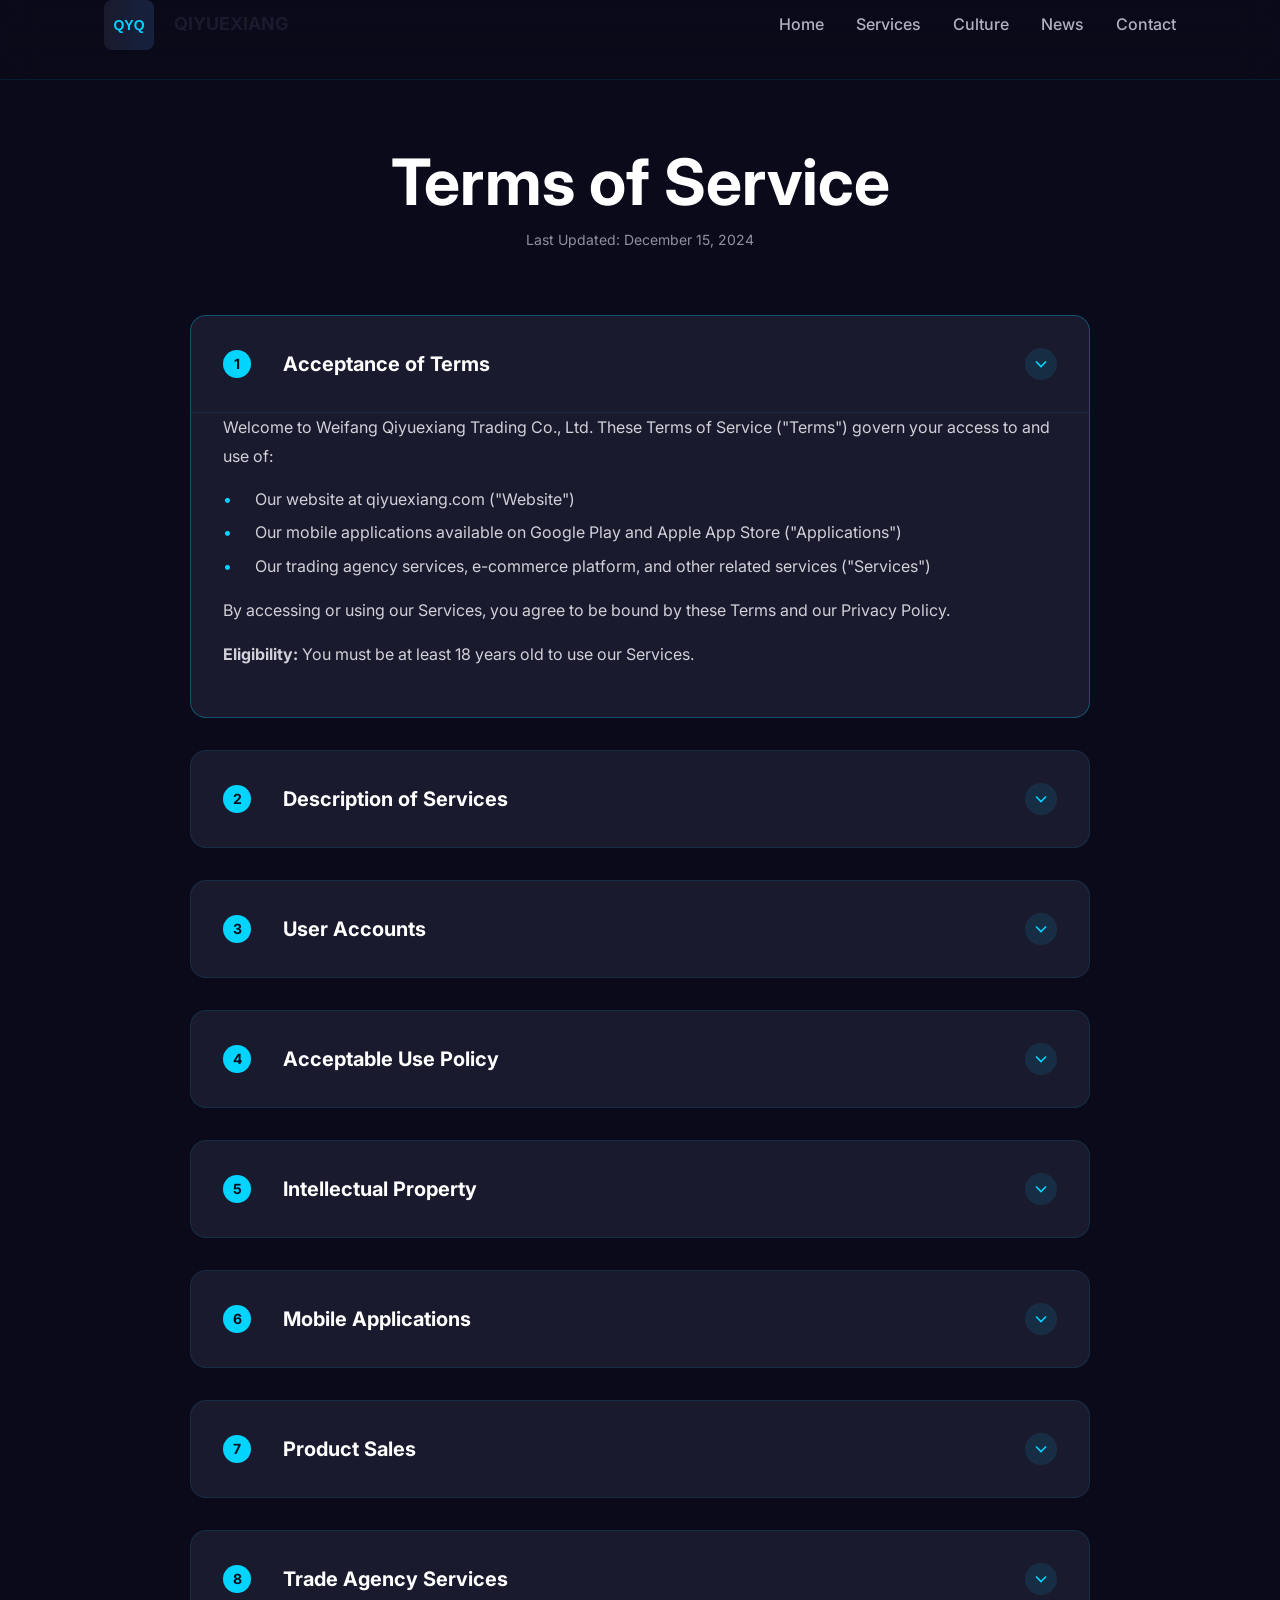
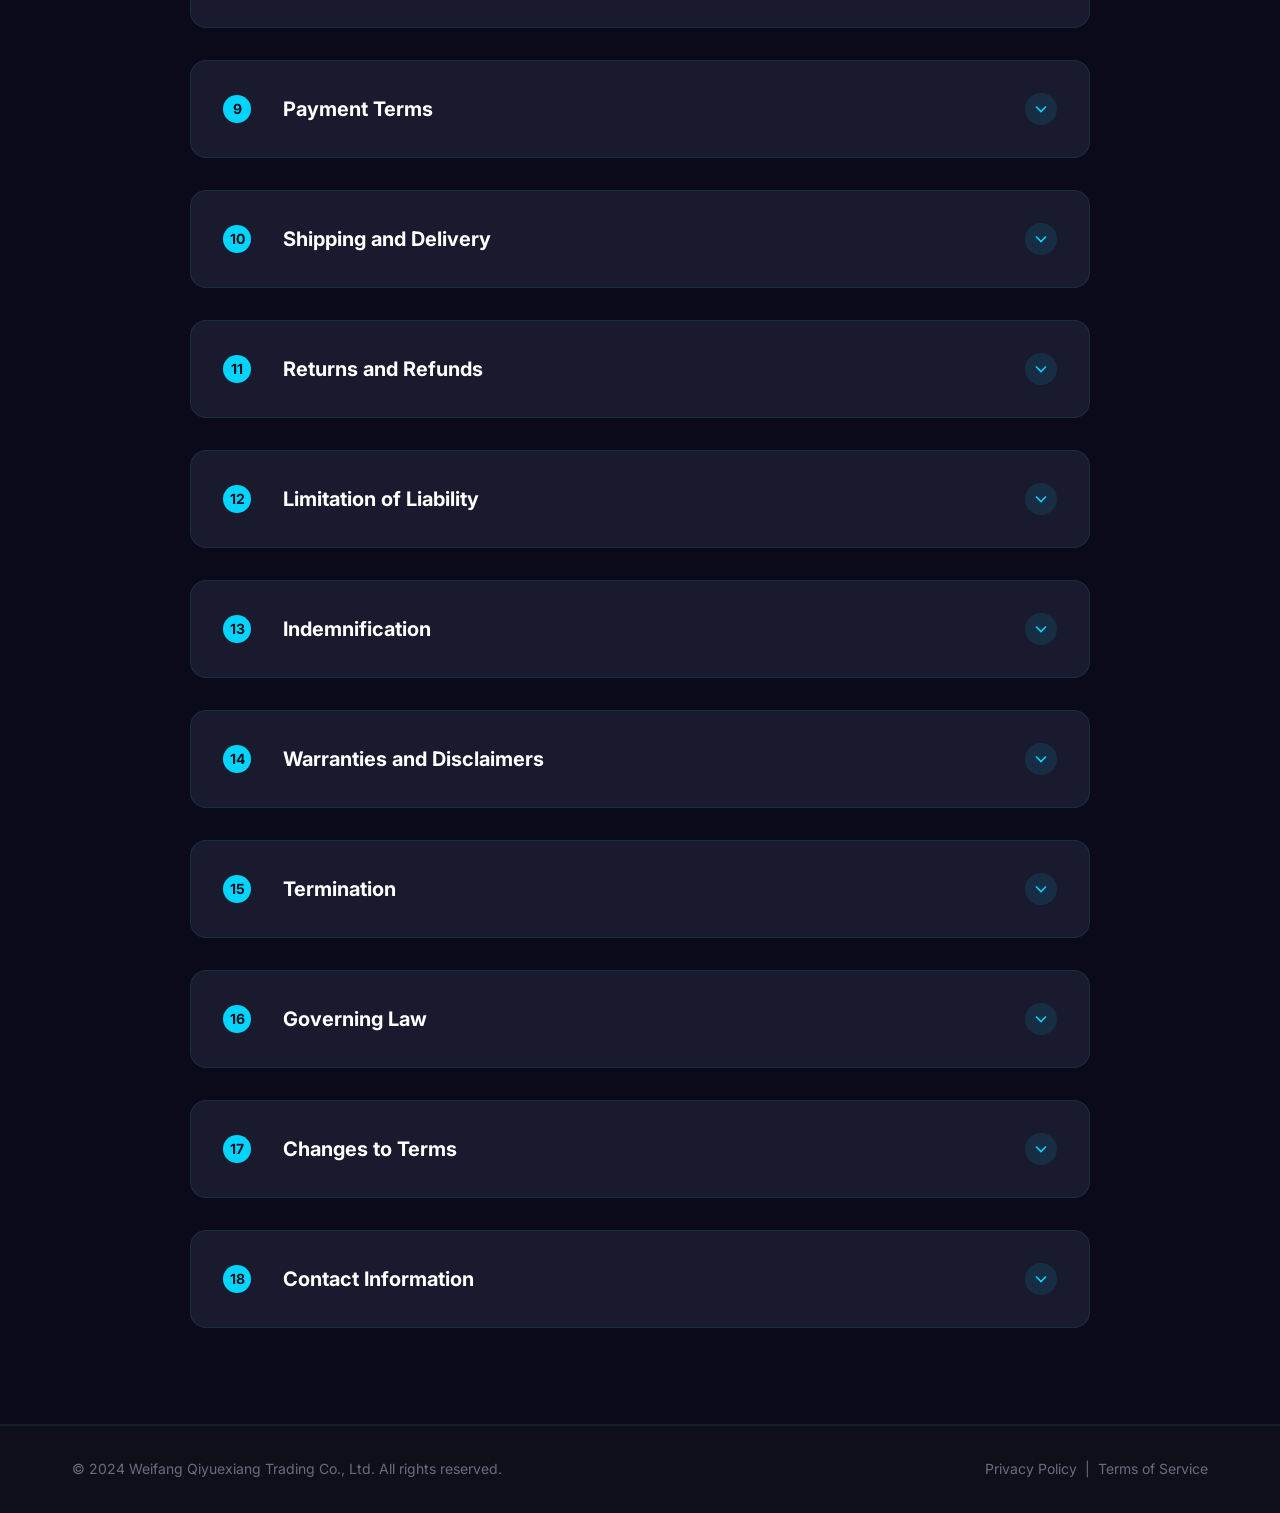
<file: terms.html>
<!DOCTYPE html>
<html lang="en">
<head>
    <meta charset="UTF-8">
    <meta name="viewport" content="width=device-width, initial-scale=1.0">
    <meta name="description" content="Terms of Service of Weifang Qiyuexiang Trading Co., Ltd - The terms and conditions governing your use of our services.">
    <meta name="robots" content="noindex, nofollow">
    <meta name="googlebot" content="noindex, nofollow">
    <meta name="language" content="English">
    
    <link rel="canonical" href="https://qiyuexiang.com/terms">
    <link rel="icon" type="image/svg+xml" href="images/favicon.svg">
    
    <title>Terms of Service - Qiyuexiang Trading Co., Ltd</title>
    
    <link rel="preconnect" href="https://fonts.googleapis.com">
    <link rel="preconnect" href="https://fonts.gstatic.com" crossorigin>
    <link href="https://fonts.googleapis.com/css2?family=Inter:wght@300;400;500;600;700;800;900&display=swap" rel="stylesheet">
    
    <link rel="stylesheet" href="css/styles.css">
</head>
<body>
    <!-- Header -->
    <header class="header header-static" id="header">
        <div class="container">
            <nav class="nav">
                <a href="index.html" class="logo">
                    <svg viewBox="0 0 200 50" class="logo-svg">
                        <defs>
                            <linearGradient id="logoGradient" x1="0%" y1="0%" x2="100%" y2="0%">
                                <stop offset="0%" style="stop-color:#1a1a2e"/>
                                <stop offset="100%" style="stop-color:#16213e"/>
                            </linearGradient>
                        </defs>
                        <rect x="0" y="0" width="50" height="50" rx="8" fill="url(#logoGradient)"/>
                        <text x="25" y="30" font-family="Arial, sans-serif" font-weight="700" font-size="14" fill="#00d4ff" text-anchor="middle">QYQ</text>
                        <text x="70" y="30" font-family="Inter" font-weight="700" font-size="18" fill="#1a1a2e">QIYUEXIANG</text>
                    </svg>
                </a>
                
                <ul class="nav-menu" id="navMenu">
                    <li><a href="index.html">Home</a></li>
                    <li><a href="services.html">Services</a></li>
                    <li><a href="culture.html">Culture</a></li>
                    <li><a href="news.html">News</a></li>
                    <li><a href="contact.html">Contact</a></li>
                </ul>
                
                <button class="nav-toggle" id="navToggle" aria-label="Toggle navigation">
                    <span></span>
                    <span></span>
                    <span></span>
                </button>
            </nav>
        </div>
    </header>

    <!-- Terms of Service Content -->
    <section class="legal-page">
        <div class="container">
            <div class="legal-content" data-animate="fadeInUp">
                <h1>Terms of Service</h1>
                <p class="last-updated">Last Updated: December 15, 2024</p>
                
                <div class="legal-cards">
                    <!-- Card 1 -->
                    <div class="legal-card highlight">
                        <div class="legal-card-header">
                            <div class="legal-card-title">
                                <span class="legal-card-number">1</span>
                                <h2>Acceptance of Terms</h2>
                            </div>
                            <div class="legal-card-toggle">
                                <svg viewBox="0 0 24 24" width="20" height="20" fill="none" stroke="currentColor" stroke-width="2">
                                    <path d="M6 9l6 6 6-6"/>
                                </svg>
                            </div>
                        </div>
                        <div class="legal-card-content">
                            <div class="legal-card-body">
                                <p>Welcome to Weifang Qiyuexiang Trading Co., Ltd. These Terms of Service ("Terms") govern your access to and use of:</p>
                                <ul>
                                    <li>Our website at qiyuexiang.com ("Website")</li>
                                    <li>Our mobile applications available on Google Play and Apple App Store ("Applications")</li>
                                    <li>Our trading agency services, e-commerce platform, and other related services ("Services")</li>
                                </ul>
                                <p>By accessing or using our Services, you agree to be bound by these Terms and our Privacy Policy.</p>
                                <p><strong>Eligibility:</strong> You must be at least 18 years old to use our Services.</p>
                            </div>
                        </div>
                    </div>

                    <!-- Card 2 -->
                    <div class="legal-card">
                        <div class="legal-card-header">
                            <div class="legal-card-title">
                                <span class="legal-card-number">2</span>
                                <h2>Description of Services</h2>
                            </div>
                            <div class="legal-card-toggle">
                                <svg viewBox="0 0 24 24" width="20" height="20" fill="none" stroke="currentColor" stroke-width="2">
                                    <path d="M6 9l6 6 6-6"/>
                                </svg>
                            </div>
                        </div>
                        <div class="legal-card-content">
                            <div class="legal-card-body">
                                <p>Weifang Qiyuexiang Trading Co., Ltd provides the following services:</p>
                                <h3>Trade Agency Services</h3>
                                <ul>
                                    <li>Domestic and international trade agency services</li>
                                    <li>Import and export documentation handling</li>
                                    <li>Customs clearance assistance</li>
                                    <li>Trade consultation and advisory services</li>
                                </ul>
                                <h3>E-Commerce Platform</h3>
                                <ul>
                                    <li>Internet sales of daily necessities</li>
                                    <li>Electronics and smart devices</li>
                                    <li>Fashion apparel and accessories</li>
                                    <li>Hardware and building materials</li>
                                    <li>Agricultural and food products</li>
                                </ul>
                                <h3>Logistics Services</h3>
                                <ul>
                                    <li>Domestic and international freight forwarding</li>
                                    <li>Warehousing and storage solutions</li>
                                    <li>Distribution and delivery services</li>
                                </ul>
                            </div>
                        </div>
                    </div>

                    <!-- Card 3 -->
                    <div class="legal-card">
                        <div class="legal-card-header">
                            <div class="legal-card-title">
                                <span class="legal-card-number">3</span>
                                <h2>User Accounts</h2>
                            </div>
                            <div class="legal-card-toggle">
                                <svg viewBox="0 0 24 24" width="20" height="20" fill="none" stroke="currentColor" stroke-width="2">
                                    <path d="M6 9l6 6 6-6"/>
                                </svg>
                            </div>
                        </div>
                        <div class="legal-card-content">
                            <div class="legal-card-body">
                                <h3>Account Creation</h3>
                                <p>To access certain features, you may need to create an account. You agree to provide accurate, current, and complete information during registration.</p>
                                <h3>Account Security</h3>
                                <p>You are responsible for:</p>
                                <ul>
                                    <li>Maintaining the confidentiality of your login credentials</li>
                                    <li>All activities that occur under your account</li>
                                    <li>Notifying us immediately of any unauthorized use</li>
                                    <li>Using a strong password and updating it regularly</li>
                                </ul>
                            </div>
                        </div>
                    </div>

                    <!-- Card 4 -->
                    <div class="legal-card">
                        <div class="legal-card-header">
                            <div class="legal-card-title">
                                <span class="legal-card-number">4</span>
                                <h2>Acceptable Use Policy</h2>
                            </div>
                            <div class="legal-card-toggle">
                                <svg viewBox="0 0 24 24" width="20" height="20" fill="none" stroke="currentColor" stroke-width="2">
                                    <path d="M6 9l6 6 6-6"/>
                                </svg>
                            </div>
                        </div>
                        <div class="legal-card-content">
                            <div class="legal-card-body">
                                <p>You may use our Services only for lawful purposes and in accordance with these Terms.</p>
                                <p><strong>Prohibited Activities:</strong></p>
                                <ul>
                                    <li>Violate any applicable laws or regulations</li>
                                    <li>Infringe on intellectual property rights</li>
                                    <li>Distribute malware or harmful code</li>
                                    <li>Attempt to gain unauthorized access to our systems</li>
                                    <li>Harass, abuse, or harm other users</li>
                                    <li>Send spam or unsolicited communications</li>
                                    <li>Interfere with the normal operation of our Services</li>
                                </ul>
                            </div>
                        </div>
                    </div>

                    <!-- Card 5 -->
                    <div class="legal-card">
                        <div class="legal-card-header">
                            <div class="legal-card-title">
                                <span class="legal-card-number">5</span>
                                <h2>Intellectual Property</h2>
                            </div>
                            <div class="legal-card-toggle">
                                <svg viewBox="0 0 24 24" width="20" height="20" fill="none" stroke="currentColor" stroke-width="2">
                                    <path d="M6 9l6 6 6-6"/>
                                </svg>
                            </div>
                        </div>
                        <div class="legal-card-content">
                            <div class="legal-card-body">
                                <p>Our Services and all content, features, and functionality are owned by us or our licensors and are protected by copyright, trademark, and other intellectual property laws.</p>
                                <p><strong>Trademarks:</strong> "Qiyuexiang" and our logo are trademarks of Weifang Qiyuexiang Trading Co., Ltd. You may not use our trademarks without our prior written permission.</p>
                                <p><strong>User Content:</strong> You retain ownership of content you submit. By submitting content, you grant us a worldwide, non-exclusive, royalty-free license to use, reproduce, modify, and distribute your content.</p>
                            </div>
                        </div>
                    </div>

                    <!-- Card 6 -->
                    <div class="legal-card">
                        <div class="legal-card-header">
                            <div class="legal-card-title">
                                <span class="legal-card-number">6</span>
                                <h2>Mobile Applications</h2>
                            </div>
                            <div class="legal-card-toggle">
                                <svg viewBox="0 0 24 24" width="20" height="20" fill="none" stroke="currentColor" stroke-width="2">
                                    <path d="M6 9l6 6 6-6"/>
                                </svg>
                            </div>
                        </div>
                        <div class="legal-card-content">
                            <div class="legal-card-body">
                                <p>Our mobile applications are available through Google Play Store and Apple App Store. Your use of our apps is subject to:</p>
                                <ul>
                                    <li>Google Play Developer Distribution Agreement</li>
                                    <li>Apple App Store Review Guidelines</li>
                                    <li>Respective platform terms of service</li>
                                </ul>
                                <p>We may automatically check for updates and download them. You consent to receiving updates as part of using our Applications.</p>
                            </div>
                        </div>
                    </div>

                    <!-- Card 7 -->
                    <div class="legal-card">
                        <div class="legal-card-header">
                            <div class="legal-card-title">
                                <span class="legal-card-number">7</span>
                                <h2>Product Sales</h2>
                            </div>
                            <div class="legal-card-toggle">
                                <svg viewBox="0 0 24 24" width="20" height="20" fill="none" stroke="currentColor" stroke-width="2">
                                    <path d="M6 9l6 6 6-6"/>
                                </svg>
                            </div>
                        </div>
                        <div class="legal-card-content">
                            <div class="legal-card-body">
                                <p><strong>Product Information:</strong> We strive to display accurate product information, but do not warrant that product information is accurate, complete, or error-free.</p>
                                <p><strong>Pricing:</strong> Prices are subject to change without notice. We reserve the right to correct pricing errors.</p>
                                <p><strong>Product Availability:</strong> Product availability is subject to stock levels. We reserve the right to limit quantities or cancel orders.</p>
                            </div>
                        </div>
                    </div>

                    <!-- Card 8 -->
                    <div class="legal-card">
                        <div class="legal-card-header">
                            <div class="legal-card-title">
                                <span class="legal-card-number">8</span>
                                <h2>Trade Agency Services</h2>
                            </div>
                            <div class="legal-card-toggle">
                                <svg viewBox="0 0 24 24" width="20" height="20" fill="none" stroke="currentColor" stroke-width="2">
                                    <path d="M6 9l6 6 6-6"/>
                                </svg>
                            </div>
                        </div>
                        <div class="legal-card-content">
                            <div class="legal-card-body">
                                <p>Our trade agency services include facilitating import and export transactions, handling documentation, coordinating logistics, and providing consultation services.</p>
                                <p><strong>Client Responsibilities:</strong></p>
                                <ul>
                                    <li>Provide accurate and complete information</li>
                                    <li>Ensure compliance with applicable import/export regulations</li>
                                    <li>Obtain necessary licenses and permits</li>
                                    <li>Pay applicable fees and charges</li>
                                </ul>
                            </div>
                        </div>
                    </div>

                    <!-- Card 9 -->
                    <div class="legal-card">
                        <div class="legal-card-header">
                            <div class="legal-card-title">
                                <span class="legal-card-number">9</span>
                                <h2>Payment Terms</h2>
                            </div>
                            <div class="legal-card-toggle">
                                <svg viewBox="0 0 24 24" width="20" height="20" fill="none" stroke="currentColor" stroke-width="2">
                                    <path d="M6 9l6 6 6-6"/>
                                </svg>
                            </div>
                        </div>
                        <div class="legal-card-content">
                            <div class="legal-card-body">
                                <p><strong>Payment Methods:</strong> We accept various payment methods including credit cards, debit cards, bank transfers, and other payment options.</p>
                                <p><strong>Currency:</strong> Transactions are processed in the currency specified at checkout.</p>
                                <p><strong>Payment Security:</strong> We use industry-standard security measures to protect payment information.</p>
                                <p><strong>Late Payments:</strong> For business accounts, late payments may incur interest charges as specified in the service agreement.</p>
                            </div>
                        </div>
                    </div>

                    <!-- Card 10 -->
                    <div class="legal-card">
                        <div class="legal-card-header">
                            <div class="legal-card-title">
                                <span class="legal-card-number">10</span>
                                <h2>Shipping and Delivery</h2>
                            </div>
                            <div class="legal-card-toggle">
                                <svg viewBox="0 0 24 24" width="20" height="20" fill="none" stroke="currentColor" stroke-width="2">
                                    <path d="M6 9l6 6 6-6"/>
                                </svg>
                            </div>
                        </div>
                        <div class="legal-card-content">
                            <div class="legal-card-body">
                                <p><strong>Shipping Methods:</strong> We offer various shipping methods including standard shipping, express shipping, and freight forwarding.</p>
                                <p><strong>Delivery Times:</strong> Delivery times are estimates and may vary based on destination and product availability.</p>
                                <p><strong>International Shipping:</strong> For international orders, customers are responsible for customs duties, taxes, and import fees.</p>
                            </div>
                        </div>
                    </div>

                    <!-- Card 11 -->
                    <div class="legal-card">
                        <div class="legal-card-header">
                            <div class="legal-card-title">
                                <span class="legal-card-number">11</span>
                                <h2>Returns and Refunds</h2>
                            </div>
                            <div class="legal-card-toggle">
                                <svg viewBox="0 0 24 24" width="20" height="20" fill="none" stroke="currentColor" stroke-width="2">
                                    <path d="M6 9l6 6 6-6"/>
                                </svg>
                            </div>
                        </div>
                        <div class="legal-card-content">
                            <div class="legal-card-body">
                                <p><strong>Return Policy:</strong></p>
                                <ul>
                                    <li>Unopened items may be returned within 30 days</li>
                                    <li>Defective products may be returned with documentation</li>
                                    <li>Customized or perishable items are non-returnable</li>
                                </ul>
                                <p><strong>Refund Process:</strong> Refunds are processed within 5-10 business days after receiving the returned item. Original shipping costs are non-refundable unless the return is due to our error.</p>
                            </div>
                        </div>
                    </div>

                    <!-- Card 12 -->
                    <div class="legal-card">
                        <div class="legal-card-header">
                            <div class="legal-card-title">
                                <span class="legal-card-number">12</span>
                                <h2>Limitation of Liability</h2>
                            </div>
                            <div class="legal-card-toggle">
                                <svg viewBox="0 0 24 24" width="20" height="20" fill="none" stroke="currentColor" stroke-width="2">
                                    <path d="M6 9l6 6 6-6"/>
                                </svg>
                            </div>
                        </div>
                        <div class="legal-card-content">
                            <div class="legal-card-body">
                                <p>TO THE MAXIMUM EXTENT PERMITTED BY LAW, WE SHALL NOT BE LIABLE FOR ANY INDIRECT, INCIDENTAL, SPECIAL, CONSEQUENTIAL, OR PUNITIVE DAMAGES, INCLUDING:</p>
                                <ul>
                                    <li>Loss of profits, revenue, or data</li>
                                    <li>Business interruption losses</li>
                                    <li>Cost of substitute goods or services</li>
                                </ul>
                                <p>Our total liability shall not exceed the amount you paid us in the 12 months preceding the claim.</p>
                            </div>
                        </div>
                    </div>

                    <!-- Card 13 -->
                    <div class="legal-card">
                        <div class="legal-card-header">
                            <div class="legal-card-title">
                                <span class="legal-card-number">13</span>
                                <h2>Indemnification</h2>
                            </div>
                            <div class="legal-card-toggle">
                                <svg viewBox="0 0 24 24" width="20" height="20" fill="none" stroke="currentColor" stroke-width="2">
                                    <path d="M6 9l6 6 6-6"/>
                                </svg>
                            </div>
                        </div>
                        <div class="legal-card-content">
                            <div class="legal-card-body">
                                <p>You agree to indemnify, defend, and hold harmless Weifang Qiyuexiang Trading Co., Ltd, its officers, directors, employees, and agents from and against any claims, damages, losses, liabilities, costs, and expenses arising from:</p>
                                <ul>
                                    <li>Your use of our Services</li>
                                    <li>Your violation of these Terms</li>
                                    <li>Your violation of any third-party rights</li>
                                    <li>Your unlawful or improper conduct</li>
                                </ul>
                            </div>
                        </div>
                    </div>

                    <!-- Card 14 -->
                    <div class="legal-card">
                        <div class="legal-card-header">
                            <div class="legal-card-title">
                                <span class="legal-card-number">14</span>
                                <h2>Warranties and Disclaimers</h2>
                            </div>
                            <div class="legal-card-toggle">
                                <svg viewBox="0 0 24 24" width="20" height="20" fill="none" stroke="currentColor" stroke-width="2">
                                    <path d="M6 9l6 6 6-6"/>
                                </svg>
                            </div>
                        </div>
                        <div class="legal-card-content">
                            <div class="legal-card-body">
                                <p><strong>Our Warranties:</strong> We warrant that our Services will be provided with reasonable skill and care and will conform to any agreed specifications.</p>
                                <p><strong>Disclaimer:</strong> TO THE MAXIMUM EXTENT PERMITTED BY LAW, OUR SERVICES ARE PROVIDED "AS IS" AND "AS AVAILABLE" WITHOUT WARRANTIES OF ANY KIND.</p>
                            </div>
                        </div>
                    </div>

                    <!-- Card 15 -->
                    <div class="legal-card">
                        <div class="legal-card-header">
                            <div class="legal-card-title">
                                <span class="legal-card-number">15</span>
                                <h2>Termination</h2>
                            </div>
                            <div class="legal-card-toggle">
                                <svg viewBox="0 0 24 24" width="20" height="20" fill="none" stroke="currentColor" stroke-width="2">
                                    <path d="M6 9l6 6 6-6"/>
                                </svg>
                            </div>
                        </div>
                        <div class="legal-card-content">
                            <div class="legal-card-body">
                                <p><strong>Termination by You:</strong> You may terminate your account at any time by contacting us.</p>
                                <p><strong>Termination by Us:</strong> We may terminate or suspend your access immediately, without prior notice, for any reason, including breach of these Terms.</p>
                                <p><strong>Effects of Termination:</strong> Upon termination, your right to use the Services ceases immediately and we may delete your account and data.</p>
                            </div>
                        </div>
                    </div>

                    <!-- Card 16 -->
                    <div class="legal-card">
                        <div class="legal-card-header">
                            <div class="legal-card-title">
                                <span class="legal-card-number">16</span>
                                <h2>Governing Law</h2>
                            </div>
                            <div class="legal-card-toggle">
                                <svg viewBox="0 0 24 24" width="20" height="20" fill="none" stroke="currentColor" stroke-width="2">
                                    <path d="M6 9l6 6 6-6"/>
                                </svg>
                            </div>
                        </div>
                        <div class="legal-card-content">
                            <div class="legal-card-body">
                                <p>These Terms shall be governed by and construed in accordance with the laws of the People's Republic of China.</p>
                                <p><strong>Dispute Resolution:</strong> Any dispute shall be resolved through:</p>
                                <ul>
                                    <li>Good faith negotiations between the parties</li>
                                    <li>Mediation if negotiation fails</li>
                                    <li>Arbitration under the rules of the selected arbitration institution</li>
                                </ul>
                                <p>Any legal action shall be brought in the courts located in Weifang, Shandong Province, China.</p>
                            </div>
                        </div>
                    </div>

                    <!-- Card 17 -->
                    <div class="legal-card">
                        <div class="legal-card-header">
                            <div class="legal-card-title">
                                <span class="legal-card-number">17</span>
                                <h2>Changes to Terms</h2>
                            </div>
                            <div class="legal-card-toggle">
                                <svg viewBox="0 0 24 24" width="20" height="20" fill="none" stroke="currentColor" stroke-width="2">
                                    <path d="M6 9l6 6 6-6"/>
                                </svg>
                            </div>
                        </div>
                        <div class="legal-card-content">
                            <div class="legal-card-body">
                                <p>We may modify these Terms at any time. When we make material changes:</p>
                                <ul>
                                    <li>We will update the "Last Updated" date</li>
                                    <li>We will provide notice through our Website or Applications</li>
                                    <li>Your continued use after changes constitutes acceptance</li>
                                </ul>
                            </div>
                        </div>
                    </div>

                    <!-- Card 18 -->
                    <div class="legal-card">
                        <div class="legal-card-header">
                            <div class="legal-card-title">
                                <span class="legal-card-number">18</span>
                                <h2>Contact Information</h2>
                            </div>
                            <div class="legal-card-toggle">
                                <svg viewBox="0 0 24 24" width="20" height="20" fill="none" stroke="currentColor" stroke-width="2">
                                    <path d="M6 9l6 6 6-6"/>
                                </svg>
                            </div>
                        </div>
                        <div class="legal-card-content">
                            <div class="legal-card-body">
                                <p>For questions about these Terms of Service, please contact us:</p>
                                <p><strong>Weifang Qiyuexiang Trading Co., Ltd</strong></p>
                                <p>Address: 1000 meters west of the intersection of Changqing Street and Heping South Road, Junbukou Comprehensive Project Area, Wangliu Street, Weifang, Shandong Province, China 261000</p>
                                <p>Email: <a href="mailto:support@qiyuexiang.com">support@qiyuexiang.com</a><br>
                                Business Inquiries: <a href="mailto:guoqiang@qiyuexiang.com">guoqiang@qiyuexiang.com</a></p>
                            </div>
                        </div>
                    </div>
                </div>
            </div>
        </div>
    </section>

    <!-- Footer -->
    <footer class="footer">
        <div class="footer-bottom">
            <div class="container">
                <div class="footer-bottom-content">
                    <p>&copy; 2024 Weifang Qiyuexiang Trading Co., Ltd. All rights reserved.</p>
                    <div class="footer-legal">
                        <a href="privacy.html">Privacy Policy</a>
                        <span>|</span>
                        <a href="terms.html">Terms of Service</a>
                    </div>
                </div>
            </div>
        </div>
    </footer>

    <script src="js/main.js"></script>
    <script>
        // Legal Card Toggle Functionality
        document.querySelectorAll('.legal-card-header').forEach(header => {
            header.addEventListener('click', function() {
                const card = this.closest('.legal-card');
                card.classList.toggle('active');
            });
        });
    </script>
</body>
</html>
</file>
<file: css/styles.css>
/* ========================================
   QIYUEXIANG - Main Stylesheet
   Global Trading & Mobile Solutions
   ======================================== */

/* ========================================
   CSS Variables
   ======================================== */
:root {
    /* Colors */
    --primary-color: #00d4ff;
    --primary-dark: #0099cc;
    --primary-light: #66e5ff;
    --secondary-color: #1a1a2e;
    --secondary-dark: #0f0f1a;
    --accent-color: #00d4ff;
    
    /* Background Colors */
    --bg-dark: #0a0a1a;
    --bg-card: #1a1a2e;
    --bg-card-hover: #232340;
    
    /* Text Colors */
    --text-primary: #ffffff;
    --text-secondary: #b0b0c0;
    --text-muted: #6b6b80;
    
    /* Gradients */
    --gradient-primary: linear-gradient(135deg, var(--primary-color) 0%, var(--primary-dark) 100%);
    --gradient-dark: linear-gradient(180deg, var(--secondary-color) 0%, var(--secondary-dark) 100%);
    
    /* Spacing */
    --spacing-xs: 0.5rem;
    --spacing-sm: 1rem;
    --spacing-md: 2rem;
    --spacing-lg: 4rem;
    --spacing-xl: 6rem;
    
    /* Border Radius */
    --radius-sm: 4px;
    --radius-md: 8px;
    --radius-lg: 16px;
    --radius-xl: 24px;
    
    /* Transitions */
    --transition-fast: 0.2s ease;
    --transition-base: 0.3s ease;
    --transition-slow: 0.5s ease;
    
    /* Shadows */
    --shadow-sm: 0 2px 8px rgba(0, 0, 0, 0.1);
    --shadow-md: 0 4px 20px rgba(0, 0, 0, 0.15);
    --shadow-lg: 0 8px 40px rgba(0, 0, 0, 0.2);
    --shadow-glow: 0 0 40px rgba(0, 212, 255, 0.3);
    
    /* Container */
    --container-max: 1200px;
    
    /* Header */
    --header-height: 80px;
}

/* ========================================
   Reset & Base Styles
   ======================================== */
*, *::before, *::after {
    margin: 0;
    padding: 0;
    box-sizing: border-box;
}

html {
    scroll-behavior: smooth;
    font-size: 16px;
}

body {
    font-family: 'Inter', -apple-system, BlinkMacSystemFont, 'Segoe UI', Roboto, sans-serif;
    font-weight: 400;
    line-height: 1.6;
    color: var(--text-primary);
    background-color: var(--bg-dark);
    overflow-x: hidden;
    -webkit-font-smoothing: antialiased;
    -moz-osx-font-smoothing: grayscale;
}

a {
    text-decoration: none;
    color: inherit;
    transition: var(--transition-fast);
}

ul, ol {
    list-style: none;
}

img, svg {
    max-width: 100%;
    height: auto;
    display: block;
}

button, input, textarea, select {
    font-family: inherit;
    font-size: inherit;
    border: none;
    outline: none;
    background: none;
}

button {
    cursor: pointer;
}

/* ========================================
   Utility Classes
   ======================================== */
.container {
    width: 100%;
    max-width: var(--container-max);
    margin: 0 auto;
    padding: 0 var(--spacing-md);
}

.text-center { text-align: center; }
.text-left { text-align: left; }
.text-right { text-align: right; }

.sr-only {
    position: absolute;
    width: 1px;
    height: 1px;
    padding: 0;
    margin: -1px;
    overflow: hidden;
    clip: rect(0, 0, 0, 0);
    border: 0;
}

/* ========================================
   Typography
   ======================================== */
h1, h2, h3, h4, h5, h6 {
    font-weight: 700;
    line-height: 1.2;
    margin-bottom: var(--spacing-sm);
}

h1 { font-size: clamp(2.5rem, 5vw, 4rem); }
h2 { font-size: clamp(2rem, 4vw, 3rem); }
h3 { font-size: clamp(1.5rem, 3vw, 2rem); }
h4 { font-size: clamp(1.25rem, 2vw, 1.5rem); }
h5 { font-size: 1.25rem; }
h6 { font-size: 1rem; }

p {
    margin-bottom: var(--spacing-sm);
    color: var(--text-secondary);
}

.section-tag {
    display: inline-block;
    padding: 0.5rem 1rem;
    background: rgba(0, 212, 255, 0.1);
    border: 1px solid rgba(0, 212, 255, 0.3);
    border-radius: var(--radius-md);
    color: var(--primary-color);
    font-size: 0.875rem;
    font-weight: 600;
    text-transform: uppercase;
    letter-spacing: 0.1em;
    margin-bottom: var(--spacing-sm);
}

.section-title {
    color: var(--text-primary);
    margin-bottom: var(--spacing-sm);
}

.section-description {
    color: var(--text-secondary);
    max-width: 700px;
    margin: 0 auto;
    font-size: 1.125rem;
}

.section-header {
    text-align: center;
    margin-bottom: var(--spacing-lg);
}

/* ========================================
   Buttons
   ======================================== */
.btn {
    display: inline-flex;
    align-items: center;
    justify-content: center;
    gap: 0.5rem;
    padding: 1rem 2rem;
    font-size: 1rem;
    font-weight: 600;
    border-radius: var(--radius-md);
    transition: var(--transition-base);
    position: relative;
    overflow: hidden;
}

.btn::before {
    content: '';
    position: absolute;
    top: 0;
    left: -100%;
    width: 100%;
    height: 100%;
    background: linear-gradient(90deg, transparent, rgba(255,255,255,0.2), transparent);
    transition: var(--transition-slow);
}

.btn:hover::before {
    left: 100%;
}

.btn-primary {
    background: var(--gradient-primary);
    color: var(--secondary-dark);
    box-shadow: 0 4px 15px rgba(0, 212, 255, 0.4);
}

.btn-primary:hover {
    transform: translateY(-2px);
    box-shadow: 0 8px 25px rgba(0, 212, 255, 0.5);
}

.btn-secondary {
    background: transparent;
    color: var(--text-primary);
    border: 2px solid var(--primary-color);
}

.btn-secondary:hover {
    background: var(--primary-color);
    color: var(--secondary-dark);
}

.btn-outline {
    background: transparent;
    color: var(--text-primary);
    border: 2px solid rgba(255, 255, 255, 0.3);
}

.btn-outline:hover {
    border-color: var(--primary-color);
    color: var(--primary-color);
}

.btn-large {
    padding: 1.25rem 2.5rem;
    font-size: 1.125rem;
}

/* ========================================
   Header & Navigation
   ======================================== */
.header {
    position: fixed;
    top: 0;
    left: 0;
    right: 0;
    z-index: 1000;
    height: var(--header-height);
    background: rgba(10, 10, 26, 0.9);
    backdrop-filter: blur(20px);
    border-bottom: 1px solid rgba(0, 212, 255, 0.1);
    transition: var(--transition-base);
}

.header.scrolled {
    background: rgba(10, 10, 26, 0.98);
    box-shadow: 0 4px 30px rgba(0, 0, 0, 0.3);
}

.header-static {
    position: relative;
}

.nav {
    display: flex;
    align-items: center;
    justify-content: space-between;
    height: 100%;
    max-width: var(--container-max);
    margin: 0 auto;
    padding: 0 var(--spacing-md);
}

.logo {
    display: flex;
    align-items: center;
}

.logo-svg {
    height: 50px;
    width: auto;
}

.nav-menu {
    display: flex;
    align-items: center;
    gap: var(--spacing-md);
}

.nav-menu a {
    position: relative;
    padding: 0.5rem 0;
    color: var(--text-secondary);
    font-weight: 500;
    transition: var(--transition-fast);
}

.nav-menu a::after {
    content: '';
    position: absolute;
    bottom: 0;
    left: 0;
    width: 0;
    height: 2px;
    background: var(--primary-color);
    transition: var(--transition-fast);
}

.nav-menu a:hover,
.nav-menu a.active {
    color: var(--primary-color);
}

.nav-menu a:hover::after,
.nav-menu a.active::after {
    width: 100%;
}

.nav-toggle {
    display: none;
    flex-direction: column;
    gap: 6px;
    padding: 0.5rem;
}

.nav-toggle span {
    display: block;
    width: 24px;
    height: 2px;
    background: var(--text-primary);
    transition: var(--transition-fast);
}

.nav-toggle.active span:nth-child(1) {
    transform: rotate(45deg) translate(6px, 6px);
}

.nav-toggle.active span:nth-child(2) {
    opacity: 0;
}

.nav-toggle.active span:nth-child(3) {
    transform: rotate(-45deg) translate(6px, -6px);
}

/* ========================================
   Hero Section
   ======================================== */
.hero {
    position: relative;
    min-height: 100vh;
    display: flex;
    align-items: center;
    justify-content: center;
    padding: calc(var(--header-height) + var(--spacing-lg)) var(--spacing-md) var(--spacing-lg);
    overflow: hidden;
}

.hero-bg {
    position: absolute;
    inset: 0;
    z-index: -1;
}

.hero-gradient {
    position: absolute;
    inset: 0;
    background: radial-gradient(ellipse at center, rgba(0, 212, 255, 0.1) 0%, transparent 70%);
}

.hero-particles {
    position: absolute;
    inset: 0;
    background-image: 
        radial-gradient(2px 2px at 20px 30px, rgba(0, 212, 255, 0.3), transparent),
        radial-gradient(2px 2px at 40px 70px, rgba(0, 212, 255, 0.2), transparent),
        radial-gradient(1px 1px at 90px 40px, rgba(255, 255, 255, 0.3), transparent),
        radial-gradient(2px 2px at 130px 80px, rgba(0, 212, 255, 0.3), transparent),
        radial-gradient(1px 1px at 160px 120px, rgba(255, 255, 255, 0.2), transparent);
    background-size: 200px 150px;
    animation: particleFloat 20s linear infinite;
}

@keyframes particleFloat {
    0% { transform: translateY(0); }
    100% { transform: translateY(-150px); }
}

.hero-content {
    text-align: center;
    max-width: 900px;
    margin: 0 auto;
}

.hero-title {
    margin-bottom: var(--spacing-md);
}

.hero-title-line {
    display: block;
}

.hero-title-line.accent {
    background: var(--gradient-primary);
    -webkit-background-clip: text;
    -webkit-text-fill-color: transparent;
    background-clip: text;
}

.hero-description {
    font-size: 1.25rem;
    color: var(--text-secondary);
    max-width: 700px;
    margin: 0 auto var(--spacing-md);
}

.hero-buttons {
    display: flex;
    gap: var(--spacing-sm);
    justify-content: center;
    flex-wrap: wrap;
    margin-bottom: var(--spacing-lg);
}

.hero-stats {
    display: flex;
    justify-content: center;
    gap: var(--spacing-lg);
    flex-wrap: wrap;
}

.stat-item {
    text-align: center;
}

.stat-number {
    display: block;
    font-size: 3rem;
    font-weight: 800;
    color: var(--primary-color);
    line-height: 1;
}

.stat-label {
    display: block;
    color: var(--text-secondary);
    font-size: 0.875rem;
    margin-top: 0.5rem;
}

.scroll-indicator {
    position: absolute;
    bottom: var(--spacing-md);
    left: 50%;
    transform: translateX(-50%);
    display: flex;
    flex-direction: column;
    align-items: center;
    gap: var(--spacing-xs);
    color: var(--text-muted);
    font-size: 0.75rem;
}

.scroll-mouse {
    width: 24px;
    height: 40px;
    border: 2px solid var(--primary-color);
    border-radius: 12px;
    position: relative;
}

.scroll-wheel {
    width: 4px;
    height: 8px;
    background: var(--primary-color);
    border-radius: 2px;
    position: absolute;
    top: 8px;
    left: 50%;
    transform: translateX(-50%);
    animation: scrollWheel 1.5s ease-in-out infinite;
}

@keyframes scrollWheel {
    0%, 100% { opacity: 1; top: 8px; }
    50% { opacity: 0.5; top: 18px; }
}

/* ========================================
   Page Hero (Inner Pages)
   ======================================== */
.page-hero {
    position: relative;
    padding: calc(var(--header-height) + var(--spacing-xl)) 0 var(--spacing-xl);
    text-align: center;
    overflow: hidden;
}

.page-hero-bg {
    position: absolute;
    inset: 0;
    z-index: -1;
}

.page-hero-bg .hero-gradient {
    background: radial-gradient(ellipse at top, rgba(0, 212, 255, 0.15) 0%, transparent 60%);
}

.page-hero-content h1 {
    margin-bottom: var(--spacing-sm);
}

.page-hero-content p {
    color: var(--text-secondary);
    font-size: 1.25rem;
    max-width: 600px;
    margin: 0 auto;
}

/* ========================================
   Services Section
   ======================================== */
.services-preview {
    padding: var(--spacing-xl) 0;
    background: linear-gradient(180deg, var(--bg-dark) 0%, var(--secondary-color) 100%);
}

.services-grid {
    display: grid;
    grid-template-columns: repeat(auto-fit, minmax(280px, 1fr));
    gap: var(--spacing-md);
}

.service-card {
    background: var(--bg-card);
    border: 1px solid rgba(0, 212, 255, 0.1);
    border-radius: var(--radius-lg);
    padding: var(--spacing-md);
    transition: var(--transition-base);
    position: relative;
    overflow: hidden;
}

.service-card::before {
    content: '';
    position: absolute;
    top: 0;
    left: 0;
    right: 0;
    height: 3px;
    background: var(--gradient-primary);
    transform: scaleX(0);
    transition: var(--transition-base);
}

.service-card:hover {
    transform: translateY(-5px);
    border-color: rgba(0, 212, 255, 0.3);
    box-shadow: var(--shadow-glow);
}

.service-card:hover::before {
    transform: scaleX(1);
}

.service-icon {
    width: 64px;
    height: 64px;
    margin-bottom: var(--spacing-sm);
}

.service-icon svg {
    width: 100%;
    height: 100%;
}

.service-card h3 {
    color: var(--text-primary);
    margin-bottom: var(--spacing-xs);
}

.service-card p {
    font-size: 0.9375rem;
    margin-bottom: var(--spacing-sm);
}

.service-link {
    display: inline-flex;
    align-items: center;
    gap: 0.5rem;
    color: var(--primary-color);
    font-weight: 600;
}

.service-link svg {
    transition: var(--transition-fast);
}

.service-link:hover svg {
    transform: translateX(5px);
}

/* ========================================
   About Section
   ======================================== */
.about {
    padding: var(--spacing-xl) 0;
    background: var(--bg-dark);
}

.about-grid {
    display: grid;
    grid-template-columns: 1fr 1fr;
    gap: var(--spacing-lg);
    align-items: center;
}

.about-content .section-tag {
    margin-bottom: var(--spacing-sm);
}

.about-text {
    color: var(--text-secondary);
    margin-bottom: var(--spacing-sm);
}

.about-features {
    display: flex;
    flex-direction: column;
    gap: var(--spacing-sm);
    margin-top: var(--spacing-md);
}

.feature-item {
    display: flex;
    align-items: center;
    gap: var(--spacing-sm);
    color: var(--text-primary);
    font-weight: 500;
}

.about-visual {
    position: relative;
}

.about-image {
    position: relative;
}

.about-image-inner {
    background: rgba(0, 212, 255, 0.05);
    border: 1px solid rgba(0, 212, 255, 0.2);
    border-radius: var(--radius-xl);
    padding: var(--spacing-md);
    overflow: hidden;
}

.about-svg {
    width: 100%;
    height: auto;
}

.about-shape {
    position: absolute;
    border-radius: 50%;
    background: var(--gradient-primary);
    opacity: 0.1;
    filter: blur(60px);
    animation: shapeFloat 6s ease-in-out infinite;
}

.about-shape-1 {
    width: 200px;
    height: 200px;
    top: -50px;
    right: -50px;
}

.about-shape-2 {
    width: 150px;
    height: 150px;
    bottom: -30px;
    left: -30px;
    animation-delay: -3s;
}

@keyframes shapeFloat {
    0%, 100% { transform: translateY(0); }
    50% { transform: translateY(-20px); }
}

/* ========================================
   Products Section
   ======================================== */
.products {
    padding: var(--spacing-xl) 0;
    background: linear-gradient(180deg, var(--secondary-color) 0%, var(--bg-dark) 100%);
}

.products-slider {
    overflow: hidden;
    margin: 0 calc(-1 * var(--spacing-md));
    padding: 0 var(--spacing-md);
}

.products-track {
    display: flex;
    gap: var(--spacing-md);
    animation: scrollProducts 30s linear infinite;
}

.products-track:hover {
    animation-play-state: paused;
}

@keyframes scrollProducts {
    0% { transform: translateX(0); }
    100% { transform: translateX(-50%); }
}

.product-item {
    flex: 0 0 auto;
    width: 250px;
    background: var(--bg-card);
    border: 1px solid rgba(0, 212, 255, 0.1);
    border-radius: var(--radius-lg);
    padding: var(--spacing-md);
    text-align: center;
    transition: var(--transition-base);
}

.product-item:hover {
    border-color: var(--primary-color);
    transform: translateY(-5px);
}

.product-icon {
    width: 80px;
    height: 80px;
    margin: 0 auto var(--spacing-sm);
}

.product-icon svg {
    width: 100%;
    height: 100%;
}

.product-item h4 {
    color: var(--text-primary);
    margin-bottom: var(--spacing-xs);
}

.product-item p {
    font-size: 0.875rem;
    color: var(--text-muted);
}

/* ========================================
   Mobile Apps Section
   ======================================== */
.mobile-apps {
    padding: var(--spacing-xl) 0;
    background: var(--bg-dark);
    overflow: hidden;
}

.mobile-apps-grid {
    display: grid;
    grid-template-columns: 1fr 1fr;
    gap: var(--spacing-lg);
    align-items: center;
}

.app-features {
    display: flex;
    flex-direction: column;
    gap: var(--spacing-sm);
    margin: var(--spacing-md) 0;
}

.app-feature {
    display: flex;
    align-items: center;
    gap: var(--spacing-sm);
    color: var(--text-secondary);
}

.app-buttons {
    display: flex;
    gap: var(--spacing-sm);
    flex-wrap: wrap;
}

.app-store-btn {
    display: inline-flex;
    align-items: center;
    gap: 0.5rem;
    padding: 0.75rem 1.5rem;
    background: var(--bg-card);
    border: 1px solid rgba(0, 212, 255, 0.2);
    border-radius: var(--radius-md);
    color: var(--text-primary);
    font-size: 0.875rem;
    transition: var(--transition-fast);
}

.app-store-btn:hover {
    border-color: var(--primary-color);
    background: var(--bg-card-hover);
}

.mobile-apps-visual {
    display: flex;
    justify-content: center;
    align-items: center;
}

.phone-mockup {
    position: relative;
    animation: phoneFloat 4s ease-in-out infinite;
}

@keyframes phoneFloat {
    0%, 100% { transform: translateY(0) rotate(0deg); }
    25% { transform: translateY(-15px) rotate(1deg); }
    75% { transform: translateY(-10px) rotate(-1deg); }
}

.phone-frame {
    position: relative;
}

.phone-svg {
    width: 280px;
    height: auto;
}

.phone-screen {
    position: absolute;
    top: 50px;
    left: 25px;
    right: 25px;
    bottom: 50px;
    padding: var(--spacing-sm);
}

.screen-header {
    display: flex;
    justify-content: space-between;
    align-items: center;
    margin-bottom: var(--spacing-sm);
    color: var(--primary-color);
    font-size: 0.75rem;
    font-weight: 600;
}

.screen-chart {
    display: flex;
    align-items: flex-end;
    gap: 8px;
    height: 100px;
    margin-bottom: var(--spacing-sm);
}

.chart-bar {
    flex: 1;
    background: linear-gradient(to top, var(--primary-color), var(--primary-dark));
    border-radius: 4px 4px 0 0;
    animation: barGrow 1.5s ease-out forwards;
}

@keyframes barGrow {
    0% { height: 0; }
}

.screen-stats {
    display: grid;
    grid-template-columns: 1fr 1fr;
    gap: var(--spacing-xs);
}

.stat-box {
    background: rgba(0, 212, 255, 0.1);
    padding: 0.5rem;
    border-radius: var(--radius-sm);
    text-align: center;
}

.stat-box span {
    display: block;
    font-size: 0.625rem;
    color: var(--text-muted);
}

.stat-box strong {
    font-size: 0.875rem;
    color: var(--primary-color);
}

.phone-glow {
    position: absolute;
    inset: -50px;
    background: radial-gradient(circle, rgba(0, 212, 255, 0.2) 0%, transparent 70%);
    z-index: -1;
    filter: blur(40px);
}

/* ========================================
   CTA Section
   ======================================== */
.cta {
    position: relative;
    padding: var(--spacing-xl) 0;
    background: linear-gradient(135deg, var(--secondary-color) 0%, var(--secondary-dark) 100%);
    overflow: hidden;
}

.cta-bg {
    position: absolute;
    inset: 0;
    z-index: 0;
}

.cta-particles {
    position: absolute;
    inset: 0;
    background-image: 
        radial-gradient(2px 2px at 50px 50px, rgba(0, 212, 255, 0.3), transparent),
        radial-gradient(2px 2px at 150px 150px, rgba(0, 212, 255, 0.2), transparent),
        radial-gradient(1px 1px at 250px 100px, rgba(255, 255, 255, 0.2), transparent);
    background-size: 300px 200px;
    animation: particleFloat 15s linear infinite;
}

.cta-content {
    position: relative;
    z-index: 1;
    text-align: center;
    max-width: 700px;
    margin: 0 auto;
}

.cta-content h2 {
    margin-bottom: var(--spacing-sm);
}

.cta-content p {
    color: var(--text-secondary);
    font-size: 1.125rem;
    margin-bottom: var(--spacing-md);
}

.cta-buttons {
    display: flex;
    gap: var(--spacing-sm);
    justify-content: center;
    flex-wrap: wrap;
}

/* ========================================
   Footer
   ======================================== */
.footer {
    background: var(--secondary-dark);
    border-top: 1px solid rgba(0, 212, 255, 0.1);
}

.footer-main {
    padding: var(--spacing-lg) 0;
}

.footer-grid {
    display: grid;
    grid-template-columns: 2fr 1fr 1fr 1.5fr;
    gap: var(--spacing-lg);
}

.footer-logo {
    display: inline-block;
    margin-bottom: var(--spacing-sm);
}

.footer-logo .logo-svg {
    height: 40px;
}

.footer-desc {
    color: var(--text-muted);
    font-size: 0.9375rem;
    line-height: 1.8;
}

.footer-social {
    display: flex;
    gap: var(--spacing-sm);
    margin-top: var(--spacing-md);
}

.footer-social a {
    display: flex;
    align-items: center;
    justify-content: center;
    width: 40px;
    height: 40px;
    background: rgba(0, 212, 255, 0.1);
    border-radius: var(--radius-md);
    color: var(--text-secondary);
    transition: var(--transition-fast);
}

.footer-social a:hover {
    background: var(--primary-color);
    color: var(--secondary-dark);
}

.footer-col h4 {
    color: var(--text-primary);
    margin-bottom: var(--spacing-sm);
    font-size: 1rem;
}

.footer-links {
    display: flex;
    flex-direction: column;
    gap: 0.75rem;
}

.footer-links a {
    color: var(--text-muted);
    font-size: 0.9375rem;
}

.footer-links a:hover {
    color: var(--primary-color);
}

.footer-contact {
    display: flex;
    flex-direction: column;
    gap: var(--spacing-sm);
}

.contact-item {
    display: flex;
    gap: 0.75rem;
    color: var(--text-muted);
    font-size: 0.875rem;
}

.contact-item svg {
    flex-shrink: 0;
    margin-top: 2px;
}

.footer-bottom {
    padding: var(--spacing-md) 0;
    border-top: 1px solid rgba(255, 255, 255, 0.05);
}

.footer-bottom-content {
    display: flex;
    justify-content: space-between;
    align-items: center;
    flex-wrap: wrap;
    gap: var(--spacing-sm);
}

.footer-bottom p {
    color: var(--text-muted);
    font-size: 0.875rem;
    margin: 0;
}

.footer-legal {
    display: flex;
    align-items: center;
    gap: var(--spacing-xs);
    font-size: 0.875rem;
}

.footer-legal a {
    color: var(--text-muted);
}

.footer-legal a:hover {
    color: var(--primary-color);
}

.footer-legal span {
    color: var(--text-muted);
}

/* ========================================
   Services Page Specific
   ======================================== */
.services-overview {
    padding: var(--spacing-xl) 0;
    background: var(--bg-dark);
}

.services-list {
    display: flex;
    flex-direction: column;
    gap: var(--spacing-xl);
}

.service-detail {
    display: grid;
    grid-template-columns: 1fr 1fr;
    gap: var(--spacing-lg);
    align-items: center;
    padding: var(--spacing-lg);
    background: var(--bg-card);
    border: 1px solid rgba(0, 212, 255, 0.1);
    border-radius: var(--radius-xl);
}

.service-detail.reverse {
    direction: rtl;
}

.service-detail.reverse > * {
    direction: ltr;
}

.service-detail-icon {
    width: 80px;
    height: 80px;
    margin-bottom: var(--spacing-sm);
}

.service-detail-icon svg {
    width: 100%;
    height: 100%;
}

.service-detail-text h3 {
    color: var(--text-primary);
    margin-bottom: var(--spacing-sm);
}

.service-detail-text > p {
    color: var(--text-secondary);
    margin-bottom: var(--spacing-md);
}

.service-features {
    display: flex;
    flex-direction: column;
    gap: 0.75rem;
}

.service-features li {
    display: flex;
    align-items: flex-start;
    gap: 0.75rem;
    color: var(--text-secondary);
    font-size: 0.9375rem;
}

.service-features svg {
    flex-shrink: 0;
    margin-top: 2px;
}

.app-badges {
    display: flex;
    gap: var(--spacing-sm);
    margin-top: var(--spacing-md);
    flex-wrap: wrap;
}

.app-badge {
    display: inline-flex;
    align-items: center;
    gap: 0.5rem;
    padding: 0.75rem 1.25rem;
    background: rgba(0, 212, 255, 0.1);
    border: 1px solid rgba(0, 212, 255, 0.2);
    border-radius: var(--radius-md);
    color: var(--text-primary);
    font-size: 0.875rem;
    transition: var(--transition-fast);
}

.app-badge:hover {
    background: var(--primary-color);
    color: var(--secondary-dark);
    border-color: var(--primary-color);
}

.service-illustration {
    width: 100%;
    height: auto;
}

.phone-showcase {
    display: flex;
    gap: var(--spacing-md);
    justify-content: center;
    align-items: center;
}

.showcase-phone {
    position: relative;
    animation: phoneTilt 5s ease-in-out infinite;
}

.showcase-phone.second {
    animation-delay: -2.5s;
    transform: translateY(30px);
}

@keyframes phoneTilt {
    0%, 100% { transform: rotate(-2deg); }
    50% { transform: rotate(2deg); }
}

.showcase-screen {
    position: absolute;
    top: 40px;
    left: 15px;
    right: 15px;
    bottom: 40px;
    padding: var(--spacing-xs);
}

.showcase-header {
    color: var(--primary-color);
    font-size: 0.625rem;
    font-weight: 600;
    margin-bottom: var(--spacing-xs);
}

.showcase-chart {
    display: flex;
    align-items: flex-end;
    gap: 4px;
    height: 60px;
}

.showcase-chart .bar {
    flex: 1;
    background: var(--primary-color);
    border-radius: 2px 2px 0 0;
    opacity: 0.7;
}

.showcase-list {
    display: flex;
    flex-direction: column;
    gap: 8px;
}

.list-item {
    height: 20px;
    background: rgba(0, 212, 255, 0.2);
    border-radius: 4px;
}

/* ========================================
   Why Choose Us
   ======================================== */
.why-choose {
    padding: var(--spacing-xl) 0;
    background: linear-gradient(180deg, var(--bg-dark) 0%, var(--secondary-color) 100%);
}

.advantages-grid {
    display: grid;
    grid-template-columns: repeat(auto-fit, minmax(250px, 1fr));
    gap: var(--spacing-md);
}

.advantage-card {
    background: var(--bg-card);
    border: 1px solid rgba(0, 212, 255, 0.1);
    border-radius: var(--radius-lg);
    padding: var(--spacing-md);
    text-align: center;
    transition: var(--transition-base);
}

.advantage-card:hover {
    transform: translateY(-5px);
    border-color: var(--primary-color);
    box-shadow: var(--shadow-glow);
}

.advantage-icon {
    width: 64px;
    height: 64px;
    margin: 0 auto var(--spacing-sm);
}

.advantage-icon svg {
    width: 100%;
    height: 100%;
}

.advantage-card h3 {
    color: var(--text-primary);
    margin-bottom: var(--spacing-xs);
}

.advantage-card p {
    color: var(--text-muted);
    font-size: 0.9375rem;
}

/* ========================================
   Culture Page
   ======================================== */
.mission-vision {
    padding: var(--spacing-xl) 0;
    background: var(--bg-dark);
}

.mv-grid {
    display: grid;
    grid-template-columns: 1fr 1fr;
    gap: var(--spacing-lg);
}

.mv-card {
    background: var(--bg-card);
    border: 1px solid rgba(0, 212, 255, 0.1);
    border-radius: var(--radius-xl);
    padding: var(--spacing-lg);
    text-align: center;
}

.mv-icon {
    width: 80px;
    height: 80px;
    margin: 0 auto var(--spacing-md);
}

.mv-icon svg {
    width: 100%;
    height: 100%;
}

.mv-card h3 {
    color: var(--primary-color);
    margin-bottom: var(--spacing-sm);
}

.mv-card p {
    color: var(--text-secondary);
}

.core-values {
    padding: var(--spacing-xl) 0;
    background: linear-gradient(180deg, var(--secondary-color) 0%, var(--bg-dark) 100%);
}

.values-grid {
    display: grid;
    grid-template-columns: repeat(auto-fit, minmax(300px, 1fr));
    gap: var(--spacing-md);
}

.value-card {
    background: var(--bg-card);
    border: 1px solid rgba(0, 212, 255, 0.1);
    border-radius: var(--radius-lg);
    padding: var(--spacing-md);
    position: relative;
    overflow: hidden;
    transition: var(--transition-base);
}

.value-card:hover {
    border-color: var(--primary-color);
    transform: translateY(-5px);
}

.value-number {
    font-size: 4rem;
    font-weight: 900;
    color: rgba(0, 212, 255, 0.1);
    position: absolute;
    top: -10px;
    right: 10px;
    line-height: 1;
}

.value-card h3 {
    color: var(--text-primary);
    margin-bottom: var(--spacing-sm);
    position: relative;
}

.value-card p {
    color: var(--text-muted);
    font-size: 0.9375rem;
    margin-bottom: var(--spacing-md);
    position: relative;
}

.value-icon {
    width: 48px;
    height: 48px;
    opacity: 0.5;
}

.value-icon svg {
    width: 100%;
    height: 100%;
}

/* ========================================
   Team Section
   ======================================== */
.team-section {
    padding: var(--spacing-xl) 0;
    background: var(--bg-dark);
}

.team-grid {
    display: grid;
    grid-template-columns: repeat(auto-fit, minmax(250px, 1fr));
    gap: var(--spacing-md);
}

.team-member {
    background: var(--bg-card);
    border: 1px solid rgba(0, 212, 255, 0.1);
    border-radius: var(--radius-lg);
    padding: var(--spacing-md);
    text-align: center;
    transition: var(--transition-base);
}

.team-member:hover {
    border-color: var(--primary-color);
    transform: translateY(-5px);
}

.member-avatar {
    width: 150px;
    height: 150px;
    margin: 0 auto var(--spacing-sm);
    border-radius: 50%;
    overflow: hidden;
}

.member-avatar svg {
    width: 100%;
    height: 100%;
}

.team-member h4 {
    color: var(--text-primary);
    margin-bottom: 0.25rem;
}

.member-role {
    display: block;
    color: var(--primary-color);
    font-size: 0.875rem;
    font-weight: 500;
    margin-bottom: var(--spacing-xs);
}

.team-member p {
    color: var(--text-muted);
    font-size: 0.875rem;
}

/* ========================================
   Stats Section
   ======================================== */
.stats-section {
    padding: var(--spacing-lg) 0;
    background: linear-gradient(135deg, var(--secondary-color) 0%, var(--secondary-dark) 100%);
}

.stats-grid {
    display: grid;
    grid-template-columns: repeat(4, 1fr);
    gap: var(--spacing-md);
}

.stat-card {
    text-align: center;
    padding: var(--spacing-md);
}

.stat-icon {
    width: 64px;
    height: 64px;
    margin: 0 auto var(--spacing-sm);
}

.stat-icon svg {
    width: 100%;
    height: 100%;
}

.stat-card .stat-value {
    display: block;
    font-size: 2.5rem;
    font-weight: 800;
    color: var(--primary-color);
}

.stat-card .stat-label {
    color: var(--text-secondary);
}

/* ========================================
   Work Environment
   ======================================== */
.work-environment {
    padding: var(--spacing-xl) 0;
    background: var(--bg-dark);
}

.env-grid {
    display: grid;
    grid-template-columns: 1fr 1fr;
    gap: var(--spacing-lg);
    align-items: center;
}

.env-features {
    display: flex;
    flex-direction: column;
    gap: var(--spacing-sm);
    margin-top: var(--spacing-md);
}

.env-features li {
    display: flex;
    align-items: center;
    gap: 0.75rem;
    color: var(--text-secondary);
}

.env-illustration {
    width: 100%;
    height: auto;
}

/* ========================================
   News Page
   ======================================== */
.featured-news {
    padding: var(--spacing-lg) 0;
    background: var(--bg-dark);
}

.featured-grid {
    max-width: 900px;
    margin: 0 auto;
}

.featured-article {
    background: var(--bg-card);
    border: 1px solid rgba(0, 212, 255, 0.1);
    border-radius: var(--radius-xl);
    overflow: hidden;
    position: relative;
}

.article-badge {
    position: absolute;
    top: var(--spacing-sm);
    left: var(--spacing-sm);
    padding: 0.5rem 1rem;
    background: var(--gradient-primary);
    color: var(--secondary-dark);
    font-size: 0.75rem;
    font-weight: 700;
    text-transform: uppercase;
    border-radius: var(--radius-md);
    z-index: 1;
}

.article-image {
    background: var(--secondary-dark);
}

.article-image svg {
    width: 100%;
    height: auto;
}

.article-content {
    padding: var(--spacing-md);
}

.article-date {
    color: var(--text-muted);
    font-size: 0.875rem;
}

.article-category {
    color: var(--primary-color);
    font-size: 0.875rem;
    font-weight: 500;
    margin-left: var(--spacing-sm);
}

.article-content h2 {
    color: var(--text-primary);
    margin: var(--spacing-xs) 0 var(--spacing-sm);
}

.article-content p {
    color: var(--text-secondary);
    margin-bottom: var(--spacing-sm);
}

.article-link {
    display: inline-flex;
    align-items: center;
    gap: 0.5rem;
    color: var(--primary-color);
    font-weight: 600;
}

.latest-news {
    padding: var(--spacing-xl) 0;
    background: linear-gradient(180deg, var(--secondary-color) 0%, var(--bg-dark) 100%);
}

.news-grid {
    display: grid;
    grid-template-columns: repeat(auto-fit, minmax(300px, 1fr));
    gap: var(--spacing-md);
}

.news-card {
    background: var(--bg-card);
    border: 1px solid rgba(0, 212, 255, 0.1);
    border-radius: var(--radius-lg);
    overflow: hidden;
    transition: var(--transition-base);
}

.news-card:hover {
    border-color: var(--primary-color);
    transform: translateY(-5px);
}

.news-image {
    background: var(--secondary-dark);
}

.news-image svg {
    width: 100%;
    height: auto;
}

.news-content {
    padding: var(--spacing-md);
}

.news-date {
    color: var(--text-muted);
    font-size: 0.75rem;
}

.news-category {
    color: var(--primary-color);
    font-size: 0.75rem;
    font-weight: 500;
    margin-left: var(--spacing-sm);
}

.news-content h3 {
    color: var(--text-primary);
    font-size: 1.125rem;
    margin: var(--spacing-xs) 0;
}

.news-content p {
    color: var(--text-muted);
    font-size: 0.875rem;
    margin-bottom: var(--spacing-sm);
}

.news-link {
    color: var(--primary-color);
    font-weight: 500;
    font-size: 0.875rem;
}

.news-pagination {
    display: flex;
    justify-content: center;
    gap: var(--spacing-xs);
    margin-top: var(--spacing-lg);
}

.page-link {
    display: flex;
    align-items: center;
    justify-content: center;
    width: 40px;
    height: 40px;
    background: var(--bg-card);
    border: 1px solid rgba(0, 212, 255, 0.1);
    border-radius: var(--radius-md);
    color: var(--text-secondary);
    font-weight: 500;
    transition: var(--transition-fast);
}

.page-link:hover,
.page-link.active {
    background: var(--primary-color);
    color: var(--secondary-dark);
    border-color: var(--primary-color);
}

/* ========================================
   Newsletter
   ======================================== */
.newsletter {
    padding: var(--spacing-xl) 0;
    background: var(--bg-dark);
}

.newsletter-content {
    text-align: center;
    max-width: 600px;
    margin: 0 auto;
}

.newsletter-icon {
    width: 80px;
    height: 80px;
    margin: 0 auto var(--spacing-md);
}

.newsletter-icon svg {
    width: 100%;
    height: 100%;
}

.newsletter-content h2 {
    margin-bottom: var(--spacing-sm);
}

.newsletter-content > p {
    color: var(--text-secondary);
    margin-bottom: var(--spacing-md);
}

.newsletter-form {
    display: flex;
    gap: var(--spacing-sm);
    max-width: 500px;
    margin: 0 auto var(--spacing-sm);
}

.newsletter-form input {
    flex: 1;
    padding: 1rem 1.5rem;
    background: var(--bg-card);
    border: 1px solid rgba(0, 212, 255, 0.2);
    border-radius: var(--radius-md);
    color: var(--text-primary);
}

.newsletter-form input:focus {
    border-color: var(--primary-color);
}

.newsletter-note {
    font-size: 0.75rem;
    color: var(--text-muted);
}

/* ========================================
   Contact Page
   ======================================== */
.contact-info {
    padding: var(--spacing-lg) 0;
    background: var(--bg-dark);
}

.contact-cards {
    display: grid;
    grid-template-columns: repeat(3, 1fr);
    gap: var(--spacing-md);
}

.contact-card {
    background: var(--bg-card);
    border: 1px solid rgba(0, 212, 255, 0.1);
    border-radius: var(--radius-lg);
    padding: var(--spacing-md);
    text-align: center;
    transition: var(--transition-base);
}

.contact-card:hover {
    border-color: var(--primary-color);
    transform: translateY(-5px);
}

.contact-card-icon {
    width: 64px;
    height: 64px;
    margin: 0 auto var(--spacing-sm);
}

.contact-card-icon svg {
    width: 100%;
    height: 100%;
}

.contact-card h3 {
    color: var(--text-primary);
    margin-bottom: var(--spacing-sm);
}

.contact-card p {
    color: var(--text-muted);
    font-size: 0.9375rem;
}

.contact-card a {
    color: var(--primary-color);
}

.contact-form-section {
    padding: var(--spacing-xl) 0;
    background: linear-gradient(180deg, var(--secondary-color) 0%, var(--bg-dark) 100%);
}

.form-grid {
    display: grid;
    grid-template-columns: 1fr 1.5fr;
    gap: var(--spacing-lg);
    align-items: start;
}

.form-content .section-tag {
    margin-bottom: var(--spacing-sm);
}

.form-content h2 {
    margin-bottom: var(--spacing-sm);
}

.form-content > p {
    color: var(--text-secondary);
    margin-bottom: var(--spacing-md);
}

.response-time {
    display: flex;
    align-items: center;
    gap: 0.75rem;
    padding: var(--spacing-sm);
    background: rgba(0, 212, 255, 0.1);
    border-radius: var(--radius-md);
    color: var(--text-secondary);
    font-size: 0.875rem;
}

.form-wrapper {
    background: var(--bg-card);
    border: 1px solid rgba(0, 212, 255, 0.1);
    border-radius: var(--radius-xl);
    padding: var(--spacing-lg);
}

.contact-form {
    display: flex;
    flex-direction: column;
    gap: var(--spacing-sm);
}

.form-row {
    display: grid;
    grid-template-columns: 1fr 1fr;
    gap: var(--spacing-sm);
}

.form-group {
    display: flex;
    flex-direction: column;
    gap: 0.5rem;
}

.form-group label {
    color: var(--text-secondary);
    font-size: 0.875rem;
    font-weight: 500;
}

.form-group input,
.form-group select,
.form-group textarea {
    padding: 1rem;
    background: var(--bg-dark);
    border: 1px solid rgba(0, 212, 255, 0.2);
    border-radius: var(--radius-md);
    color: var(--text-primary);
    transition: var(--transition-fast);
}

.form-group input:focus,
.form-group select:focus,
.form-group textarea:focus {
    border-color: var(--primary-color);
}

.form-group textarea {
    resize: vertical;
    min-height: 120px;
}

.form-checkbox {
    display: flex;
    align-items: flex-start;
    gap: 0.75rem;
}

.form-checkbox input[type="checkbox"] {
    width: 20px;
    height: 20px;
    accent-color: var(--primary-color);
    margin-top: 2px;
}

.form-checkbox label {
    color: var(--text-muted);
    font-size: 0.875rem;
}

.form-checkbox a {
    color: var(--primary-color);
}

.contact-form .btn {
    align-self: flex-start;
}

/* ========================================
   Map Section
   ======================================== */
.map-section {
    padding: var(--spacing-xl) 0;
    background: var(--bg-dark);
}

.map-content {
    text-align: center;
    margin-bottom: var(--spacing-lg);
}

.map-content h2 {
    margin-bottom: var(--spacing-xs);
}

.map-content p {
    color: var(--text-secondary);
}

.map-visual {
    max-width: 800px;
    margin: 0 auto var(--spacing-md);
    border-radius: var(--radius-xl);
    overflow: hidden;
}

.map-visual svg {
    width: 100%;
    height: auto;
}

.map-address {
    display: flex;
    align-items: center;
    justify-content: center;
    gap: 0.75rem;
    color: var(--text-secondary);
}

/* ========================================
   FAQ Section
   ======================================== */
.faq-section {
    padding: var(--spacing-xl) 0;
    background: linear-gradient(180deg, var(--secondary-color) 0%, var(--bg-dark) 100%);
}

.faq-list {
    max-width: 800px;
    margin: 0 auto;
    display: flex;
    flex-direction: column;
    gap: var(--spacing-sm);
}

.faq-item {
    background: var(--bg-card);
    border: 1px solid rgba(0, 212, 255, 0.1);
    border-radius: var(--radius-lg);
    overflow: hidden;
}

.faq-question {
    width: 100%;
    display: flex;
    justify-content: space-between;
    align-items: center;
    padding: var(--spacing-md);
    background: none;
    color: var(--text-primary);
    font-weight: 600;
    text-align: left;
    cursor: pointer;
    transition: var(--transition-fast);
}

.faq-question:hover {
    color: var(--primary-color);
}

.faq-question svg {
    flex-shrink: 0;
    transition: var(--transition-fast);
}

.faq-item.active .faq-question svg {
    transform: rotate(180deg);
}

.faq-answer {
    max-height: 0;
    overflow: hidden;
    transition: max-height 0.3s ease;
}

.faq-item.active .faq-answer {
    max-height: 500px;
}

.faq-answer p {
    padding: 0 var(--spacing-md) var(--spacing-md);
    color: var(--text-secondary);
}

/* ========================================
   Legal Pages - Card Layout
   ======================================== */
.legal-page {
    padding: var(--spacing-lg) 0 var(--spacing-xl);
    background: var(--bg-dark);
    min-height: 100vh;
}

.legal-content {
    max-width: 900px;
    margin: 0 auto;
}

.legal-content h1 {
    text-align: center;
    margin-bottom: var(--spacing-xs);
}

.last-updated {
    text-align: center;
    color: #9090a0;
    font-size: 0.875rem;
    margin-bottom: var(--spacing-lg);
}

/* Card Layout */
.legal-cards {
    display: flex;
    flex-direction: column;
    gap: var(--spacing-md);
}

.legal-card {
    background: var(--bg-card);
    border: 1px solid rgba(0, 212, 255, 0.1);
    border-radius: var(--radius-lg);
    overflow: hidden;
    transition: var(--transition-base);
}

.legal-card:hover {
    border-color: rgba(0, 212, 255, 0.3);
    box-shadow: 0 4px 20px rgba(0, 212, 255, 0.1);
}

.legal-card-header {
    display: flex;
    align-items: center;
    justify-content: space-between;
    padding: var(--spacing-md);
    cursor: pointer;
    transition: var(--transition-fast);
}

.legal-card-header:hover {
    background: rgba(0, 212, 255, 0.05);
}

.legal-card-title {
    display: flex;
    align-items: center;
    gap: var(--spacing-sm);
}

.legal-card-icon {
    width: 40px;
    height: 40px;
    display: flex;
    align-items: center;
    justify-content: center;
    background: rgba(0, 212, 255, 0.1);
    border-radius: var(--radius-md);
    color: var(--primary-color);
}

.legal-card-title h2 {
    color: var(--text-primary);
    font-size: 1.25rem;
    margin: 0;
}

.legal-card-toggle {
    width: 32px;
    height: 32px;
    display: flex;
    align-items: center;
    justify-content: center;
    background: rgba(0, 212, 255, 0.1);
    border-radius: 50%;
    color: var(--primary-color);
    transition: var(--transition-base);
}

.legal-card-toggle svg {
    transition: transform var(--transition-base);
}

.legal-card.active .legal-card-toggle {
    background: var(--primary-color);
    color: var(--secondary-dark);
}

.legal-card.active .legal-card-toggle svg {
    transform: rotate(180deg);
}

.legal-card-content {
    max-height: 0;
    overflow: hidden;
    transition: max-height 0.4s ease;
}

.legal-card.active .legal-card-content {
    max-height: 2000px;
}

.legal-card-body {
    padding: 0 var(--spacing-md) var(--spacing-md);
    border-top: 1px solid rgba(0, 212, 255, 0.1);
}

.legal-card-body p {
    color: #d0d0d8;
    margin-bottom: var(--spacing-sm);
    line-height: 1.8;
}

.legal-card-body h3 {
    color: var(--primary-color);
    font-size: 1rem;
    margin: var(--spacing-md) 0 var(--spacing-sm);
}

.legal-card-body ul {
    list-style: none;
    padding: 0;
    margin-bottom: var(--spacing-sm);
}

.legal-card-body li {
    color: #d0d0d8;
    margin-bottom: 0.5rem;
    padding-left: var(--spacing-md);
    position: relative;
    line-height: 1.6;
}

.legal-card-body li::before {
    content: '•';
    color: var(--primary-color);
    position: absolute;
    left: 0;
}

.legal-card-body a {
    color: var(--primary-color);
}

.legal-card-body a:hover {
    text-decoration: underline;
}

/* Highlight card (first card open by default) */
.legal-card.highlight {
    border-color: rgba(0, 212, 255, 0.3);
}

.legal-card.highlight .legal-card-content {
    max-height: 2000px;
}

/* Index number badge */
.legal-card-number {
    width: 28px;
    height: 28px;
    display: flex;
    align-items: center;
    justify-content: center;
    background: var(--primary-color);
    color: var(--secondary-dark);
    font-weight: 700;
    font-size: 0.875rem;
    border-radius: 50%;
    margin-right: var(--spacing-sm);
}

/* ========================================
   Animations
   ======================================== */
[data-animate] {
    opacity: 0;
    transition: opacity 0.6s ease, transform 0.6s ease;
}

[data-animate="fadeInUp"] {
    transform: translateY(30px);
}

[data-animate="fadeInLeft"] {
    transform: translateX(-30px);
}

[data-animate="fadeInRight"] {
    transform: translateX(30px);
}

[data-animate].animated {
    opacity: 1;
    transform: translate(0);
}

/* Animation delays */
[data-delay="0.1"] { transition-delay: 0.1s; }
[data-delay="0.2"] { transition-delay: 0.2s; }
[data-delay="0.3"] { transition-delay: 0.3s; }
[data-delay="0.4"] { transition-delay: 0.4s; }
[data-delay="0.5"] { transition-delay: 0.5s; }
[data-delay="0.6"] { transition-delay: 0.6s; }

/* ========================================
   Responsive Design
   ======================================== */
@media (max-width: 1024px) {
    .footer-grid {
        grid-template-columns: 1fr 1fr;
    }
    
    .about-grid,
    .mobile-apps-grid,
    .env-grid,
    .form-grid,
    .mv-grid {
        grid-template-columns: 1fr;
    }
    
    .stats-grid {
        grid-template-columns: repeat(2, 1fr);
    }
    
    .service-detail {
        grid-template-columns: 1fr;
    }
    
    .service-detail.reverse {
        direction: ltr;
    }
}

@media (max-width: 768px) {
    :root {
        --header-height: 70px;
    }
    
    .nav-menu {
        position: fixed;
        top: var(--header-height);
        left: 0;
        right: 0;
        bottom: 0;
        background: rgba(10, 10, 26, 0.98);
        flex-direction: column;
        justify-content: flex-start;
        padding: var(--spacing-lg);
        gap: var(--spacing-md);
        transform: translateX(-100%);
        transition: var(--transition-base);
    }
    
    .nav-menu.active {
        transform: translateX(0);
    }
    
    .nav-toggle {
        display: flex;
    }
    
    .hero {
        padding-top: calc(var(--header-height) + var(--spacing-md));
    }
    
    .hero-stats {
        gap: var(--spacing-md);
    }
    
    .stat-number {
        font-size: 2rem;
    }
    
    .contact-cards {
        grid-template-columns: 1fr;
    }
    
    .form-row {
        grid-template-columns: 1fr;
    }
    
    .newsletter-form {
        flex-direction: column;
    }
    
    .footer-grid {
        grid-template-columns: 1fr;
    }
    
    .footer-bottom-content {
        flex-direction: column;
        text-align: center;
    }
    
    .services-grid {
        grid-template-columns: 1fr;
    }
    
    .products-track {
        animation-duration: 20s;
    }
}

@media (max-width: 480px) {
    h1 { font-size: 2rem; }
    h2 { font-size: 1.5rem; }
    h3 { font-size: 1.25rem; }
    
    .container {
        padding: 0 var(--spacing-sm);
    }
    
    .btn {
        padding: 0.875rem 1.5rem;
    }
    
    .btn-large {
        padding: 1rem 2rem;
    }
    
    .stats-grid {
        grid-template-columns: 1fr;
    }
    
    .phone-showcase {
        flex-direction: column;
    }
    
    .phone-svg {
        width: 200px;
    }
    
    .showcase-phone.second {
        transform: translateY(0);
    }
    
    .phone-mockup {
        transform: scale(0.8);
    }
    
    .service-detail {
        padding: var(--spacing-md);
    }
    
    .form-wrapper {
        padding: var(--spacing-md);
    }
}

/* ========================================
   Print Styles
   ======================================== */
@media print {
    .header,
    .footer,
    .nav-toggle,
    .scroll-indicator,
    .hero-particles,
    .cta-particles {
        display: none !important;
    }
    
    body {
        background: white;
        color: black;
    }
    
    .hero {
        min-height: auto;
        padding: 2rem 0;
    }
    
    .legal-page {
        padding-top: 2rem;
    }
}

/* ========================================
   Accessibility
   ======================================== */
@media (prefers-reduced-motion: reduce) {
    *,
    *::before,
    *::after {
        animation-duration: 0.01ms !important;
        animation-iteration-count: 1 !important;
        transition-duration: 0.01ms !important;
    }
    
    html {
        scroll-behavior: auto;
    }
}

:focus-visible {
    outline: 2px solid var(--primary-color);
    outline-offset: 2px;
}

/* High contrast mode */
@media (prefers-contrast: high) {
    :root {
        --text-secondary: #d0d0d0;
        --text-muted: #a0a0a0;
        --bg-card: #1a1a2e;
    }
}
</file>
